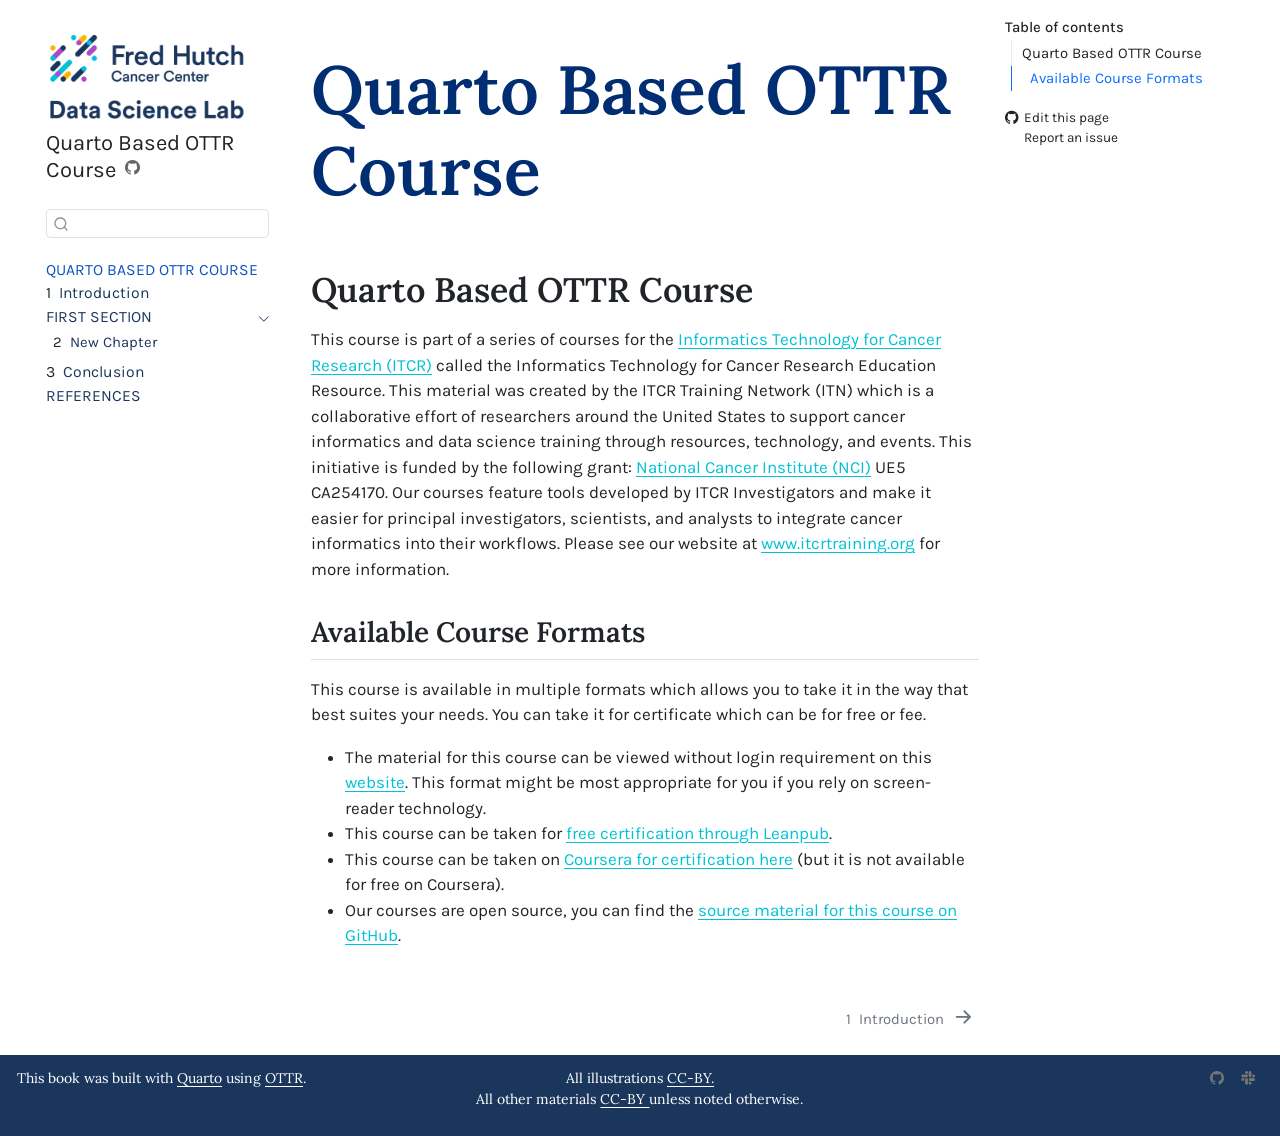
<file: docs/index.html>
<!DOCTYPE html>
<html xmlns="http://www.w3.org/1999/xhtml" lang="en" xml:lang="en"><head>

<meta charset="utf-8">
<meta name="generator" content="quarto-1.8.26">

<meta name="viewport" content="width=device-width, initial-scale=1.0, user-scalable=yes">


<title>Quarto Based OTTR Course</title>
<style>
code{white-space: pre-wrap;}
span.smallcaps{font-variant: small-caps;}
div.columns{display: flex; gap: min(4vw, 1.5em);}
div.column{flex: auto; overflow-x: auto;}
div.hanging-indent{margin-left: 1.5em; text-indent: -1.5em;}
ul.task-list{list-style: none;}
ul.task-list li input[type="checkbox"] {
  width: 0.8em;
  margin: 0 0.8em 0.2em -1em; /* quarto-specific, see https://github.com/quarto-dev/quarto-cli/issues/4556 */ 
  vertical-align: middle;
}
</style>


<script src="site_libs/quarto-nav/quarto-nav.js"></script>
<script src="site_libs/quarto-nav/headroom.min.js"></script>
<script src="site_libs/clipboard/clipboard.min.js"></script>
<script src="site_libs/quarto-search/autocomplete.umd.js"></script>
<script src="site_libs/quarto-search/fuse.min.js"></script>
<script src="site_libs/quarto-search/quarto-search.js"></script>
<meta name="quarto:offset" content="./">
<link href="./intro.html" rel="next">
<link href="./img/favicon.ico" rel="icon">
<script src="site_libs/quarto-html/quarto.js" type="module"></script>
<script src="site_libs/quarto-html/tabsets/tabsets.js" type="module"></script>
<script src="site_libs/quarto-html/axe/axe-check.js" type="module"></script>
<script src="site_libs/quarto-html/popper.min.js"></script>
<script src="site_libs/quarto-html/tippy.umd.min.js"></script>
<script src="site_libs/quarto-html/anchor.min.js"></script>
<link href="site_libs/quarto-html/tippy.css" rel="stylesheet">
<link href="site_libs/quarto-html/quarto-syntax-highlighting-587c61ba64f3a5504c4d52d930310e48.css" rel="stylesheet" id="quarto-text-highlighting-styles">
<script src="site_libs/bootstrap/bootstrap.min.js"></script>
<link href="site_libs/bootstrap/bootstrap-icons.css" rel="stylesheet">
<link href="site_libs/bootstrap/bootstrap-0679a9180334b13cdfeb5c0040436525.min.css" rel="stylesheet" append-hash="true" id="quarto-bootstrap" data-mode="light">
<script id="quarto-search-options" type="application/json">{
  "location": "sidebar",
  "copy-button": false,
  "collapse-after": 3,
  "panel-placement": "start",
  "type": "textbox",
  "limit": 50,
  "keyboard-shortcut": [
    "f",
    "/",
    "s"
  ],
  "show-item-context": false,
  "language": {
    "search-no-results-text": "No results",
    "search-matching-documents-text": "matching documents",
    "search-copy-link-title": "Copy link to search",
    "search-hide-matches-text": "Hide additional matches",
    "search-more-match-text": "more match in this document",
    "search-more-matches-text": "more matches in this document",
    "search-clear-button-title": "Clear",
    "search-text-placeholder": "",
    "search-detached-cancel-button-title": "Cancel",
    "search-submit-button-title": "Submit",
    "search-label": "Search"
  }
}</script>


<link rel="stylesheet" href="style.css">
</head>

<body class="nav-sidebar floating quarto-light">

<div id="quarto-search-results"></div>
  <header id="quarto-header" class="headroom fixed-top">
  <nav class="quarto-secondary-nav">
    <div class="container-fluid d-flex">
      <button type="button" class="quarto-btn-toggle btn" data-bs-toggle="collapse" role="button" data-bs-target=".quarto-sidebar-collapse-item" aria-controls="quarto-sidebar" aria-expanded="false" aria-label="Toggle sidebar navigation" onclick="if (window.quartoToggleHeadroom) { window.quartoToggleHeadroom(); }">
        <i class="bi bi-layout-text-sidebar-reverse"></i>
      </button>
        <a class="flex-grow-1 no-decor" role="navigation" data-bs-toggle="collapse" data-bs-target=".quarto-sidebar-collapse-item" aria-controls="quarto-sidebar" aria-expanded="false" aria-label="Toggle sidebar navigation" onclick="if (window.quartoToggleHeadroom) { window.quartoToggleHeadroom(); }">      
          <h1 class="quarto-secondary-nav-title">Quarto Based OTTR Course</h1>
        </a>     
      <button type="button" class="btn quarto-search-button" aria-label="Search" onclick="window.quartoOpenSearch();">
        <i class="bi bi-search"></i>
      </button>
    </div>
  </nav>
</header>
<!-- content -->
<div id="quarto-content" class="quarto-container page-columns page-rows-contents page-layout-article">
<!-- sidebar -->
  <nav id="quarto-sidebar" class="sidebar collapse collapse-horizontal quarto-sidebar-collapse-item sidebar-navigation floating overflow-auto">
    <div class="pt-lg-2 mt-2 text-left sidebar-header sidebar-header-stacked">
      <a href="https://ottrproject.org/" class="sidebar-logo-link">
      <img src="./img/logo.png" alt="" class="sidebar-logo light-content py-0 d-lg-inline d-none">
      <img src="./img/logo.png" alt="" class="sidebar-logo dark-content py-0 d-lg-inline d-none">
      </a>
    <div class="sidebar-title mb-0 py-0">
      <a href="./">Quarto Based OTTR Course</a> 
        <div class="sidebar-tools-main">
    <a href="https://github.com/ottrproject/OTTR_Quarto" title="Source Code" class="quarto-navigation-tool px-1" aria-label="Source Code"><i class="bi bi-github"></i></a>
</div>
    </div>
      </div>
        <div class="mt-2 flex-shrink-0 align-items-center">
        <div class="sidebar-search">
        <div id="quarto-search" class="" title="Search"></div>
        </div>
        </div>
    <div class="sidebar-menu-container"> 
    <ul class="list-unstyled mt-1">
        <li class="sidebar-item">
  <div class="sidebar-item-container"> 
  <a href="./index.html" class="sidebar-item-text sidebar-link active">
 <span class="menu-text">Quarto Based OTTR Course</span></a>
  </div>
</li>
        <li class="sidebar-item">
  <div class="sidebar-item-container"> 
  <a href="./intro.html" class="sidebar-item-text sidebar-link">
 <span class="menu-text"><span class="chapter-number">1</span>&nbsp; <span class="chapter-title">Introduction</span></span></a>
  </div>
</li>
        <li class="sidebar-item sidebar-item-section">
      <div class="sidebar-item-container"> 
            <a class="sidebar-item-text sidebar-link text-start" data-bs-toggle="collapse" data-bs-target="#quarto-sidebar-section-1" role="navigation" aria-expanded="true">
 <span class="menu-text">First Section</span></a>
          <a class="sidebar-item-toggle text-start" data-bs-toggle="collapse" data-bs-target="#quarto-sidebar-section-1" role="navigation" aria-expanded="true" aria-label="Toggle section">
            <i class="bi bi-chevron-right ms-2"></i>
          </a> 
      </div>
      <ul id="quarto-sidebar-section-1" class="collapse list-unstyled sidebar-section depth1 show">  
          <li class="sidebar-item">
  <div class="sidebar-item-container"> 
  <a href="./first-section-new-chapter.html" class="sidebar-item-text sidebar-link">
 <span class="menu-text"><span class="chapter-number">2</span>&nbsp; <span class="chapter-title">New Chapter</span></span></a>
  </div>
</li>
      </ul>
  </li>
        <li class="sidebar-item">
  <div class="sidebar-item-container"> 
  <a href="./conclusion.html" class="sidebar-item-text sidebar-link">
 <span class="menu-text"><span class="chapter-number">3</span>&nbsp; <span class="chapter-title">Conclusion</span></span></a>
  </div>
</li>
        <li class="sidebar-item">
  <div class="sidebar-item-container"> 
  <a href="./references.html" class="sidebar-item-text sidebar-link">
 <span class="menu-text">References</span></a>
  </div>
</li>
    </ul>
    </div>
</nav>
<div id="quarto-sidebar-glass" class="quarto-sidebar-collapse-item" data-bs-toggle="collapse" data-bs-target=".quarto-sidebar-collapse-item"></div>
<!-- margin-sidebar -->
    <div id="quarto-margin-sidebar" class="sidebar margin-sidebar">
        <nav id="TOC" role="doc-toc" class="toc-active">
    <h2 id="toc-title">Table of contents</h2>
   
  <ul>
  <li><a href="#quarto-based-ottr-course" id="toc-quarto-based-ottr-course" class="nav-link active" data-scroll-target="#quarto-based-ottr-course">Quarto Based OTTR Course</a>
  <ul class="collapse">
  <li><a href="#available-course-formats" id="toc-available-course-formats" class="nav-link" data-scroll-target="#available-course-formats">Available Course Formats</a></li>
  </ul></li>
  </ul>
<div class="toc-actions"><ul><li><a href="https://github.com/ottrproject/OTTR_Quarto/edit/main/index.qmd" class="toc-action"><i class="bi bi-github"></i>Edit this page</a></li><li><a href="https://docs.google.com/forms/d/e/1FAIpQLSfBvVELBg8lcynKj0TrzMlov1zil-Sbkh9VhMKRcSpeo1xo6g/viewform" class="toc-action"><i class="bi empty"></i>Report an issue</a></li></ul></div></nav>
    </div>
<!-- main -->
<main class="content" id="quarto-document-content">

<header id="title-block-header" class="quarto-title-block default">
<div class="quarto-title">
<h1 class="title d-none d-lg-block">Quarto Based OTTR Course</h1>
</div>



<div class="quarto-title-meta">

    
  
    
  </div>
  


</header>


<section id="quarto-based-ottr-course" class="level1 unnumbered">
<h1 class="unnumbered">Quarto Based OTTR Course</h1>
<p>This course is part of a series of courses for the <a href="https://itcr.cancer.gov/">Informatics Technology for Cancer Research (ITCR)</a> called the Informatics Technology for Cancer Research Education Resource. This material was created by the ITCR Training Network (ITN) which is a collaborative effort of researchers around the United States to support cancer informatics and data science training through resources, technology, and events. This initiative is funded by the following grant: <a href="https://www.cancer.gov/">National Cancer Institute (NCI)</a> UE5 CA254170. Our courses feature tools developed by ITCR Investigators and make it easier for principal investigators, scientists, and analysts to integrate cancer informatics into their workflows. Please see our website at <a href="www.itcrtraining.org">www.itcrtraining.org</a> for more information.</p>
<section id="available-course-formats" class="level2">
<h2 class="anchored" data-anchor-id="available-course-formats">Available Course Formats</h2>
<p>This course is available in multiple formats which allows you to take it in the way that best suites your needs. You can take it for certificate which can be for free or fee.</p>
<ul>
<li>The material for this course can be viewed without login requirement on this <a href="https://www.ottrproject.org/">website</a>. This format might be most appropriate for you if you rely on screen-reader technology.</li>
<li>This course can be taken for <a href="https://leanpub.com/">free certification through Leanpub</a>.</li>
<li>This course can be taken on <a href="https://www.coursera.org/">Coursera for certification here</a> (but it is not available for free on Coursera).</li>
<li>Our courses are open source, you can find the <a href="https://github.com/ottrproject/OTTR_Quarto">source material for this course on GitHub</a>.</li>
</ul>


</section>
</section>

</main> <!-- /main -->
<script id="quarto-html-after-body" type="application/javascript">
  window.document.addEventListener("DOMContentLoaded", function (event) {
    const icon = "";
    const anchorJS = new window.AnchorJS();
    anchorJS.options = {
      placement: 'right',
      icon: icon
    };
    anchorJS.add('.anchored');
    const isCodeAnnotation = (el) => {
      for (const clz of el.classList) {
        if (clz.startsWith('code-annotation-')) {                     
          return true;
        }
      }
      return false;
    }
    const onCopySuccess = function(e) {
      // button target
      const button = e.trigger;
      // don't keep focus
      button.blur();
      // flash "checked"
      button.classList.add('code-copy-button-checked');
      var currentTitle = button.getAttribute("title");
      button.setAttribute("title", "Copied!");
      let tooltip;
      if (window.bootstrap) {
        button.setAttribute("data-bs-toggle", "tooltip");
        button.setAttribute("data-bs-placement", "left");
        button.setAttribute("data-bs-title", "Copied!");
        tooltip = new bootstrap.Tooltip(button, 
          { trigger: "manual", 
            customClass: "code-copy-button-tooltip",
            offset: [0, -8]});
        tooltip.show();    
      }
      setTimeout(function() {
        if (tooltip) {
          tooltip.hide();
          button.removeAttribute("data-bs-title");
          button.removeAttribute("data-bs-toggle");
          button.removeAttribute("data-bs-placement");
        }
        button.setAttribute("title", currentTitle);
        button.classList.remove('code-copy-button-checked');
      }, 1000);
      // clear code selection
      e.clearSelection();
    }
    const getTextToCopy = function(trigger) {
      const outerScaffold = trigger.parentElement.cloneNode(true);
      const codeEl = outerScaffold.querySelector('code');
      for (const childEl of codeEl.children) {
        if (isCodeAnnotation(childEl)) {
          childEl.remove();
        }
      }
      return codeEl.innerText;
    }
    const clipboard = new window.ClipboardJS('.code-copy-button:not([data-in-quarto-modal])', {
      text: getTextToCopy
    });
    clipboard.on('success', onCopySuccess);
    if (window.document.getElementById('quarto-embedded-source-code-modal')) {
      const clipboardModal = new window.ClipboardJS('.code-copy-button[data-in-quarto-modal]', {
        text: getTextToCopy,
        container: window.document.getElementById('quarto-embedded-source-code-modal')
      });
      clipboardModal.on('success', onCopySuccess);
    }
      var localhostRegex = new RegExp(/^(?:http|https):\/\/localhost\:?[0-9]*\//);
      var mailtoRegex = new RegExp(/^mailto:/);
        var filterRegex = new RegExp('/' + window.location.host + '/');
      var isInternal = (href) => {
          return filterRegex.test(href) || localhostRegex.test(href) || mailtoRegex.test(href);
      }
      // Inspect non-navigation links and adorn them if external
     var links = window.document.querySelectorAll('a[href]:not(.nav-link):not(.navbar-brand):not(.toc-action):not(.sidebar-link):not(.sidebar-item-toggle):not(.pagination-link):not(.no-external):not([aria-hidden]):not(.dropdown-item):not(.quarto-navigation-tool):not(.about-link)');
      for (var i=0; i<links.length; i++) {
        const link = links[i];
        if (!isInternal(link.href)) {
          // undo the damage that might have been done by quarto-nav.js in the case of
          // links that we want to consider external
          if (link.dataset.originalHref !== undefined) {
            link.href = link.dataset.originalHref;
          }
            // target, if specified
            link.setAttribute("target", "_blank");
            if (link.getAttribute("rel") === null) {
              link.setAttribute("rel", "noopener");
            }
        }
      }
    function tippyHover(el, contentFn, onTriggerFn, onUntriggerFn) {
      const config = {
        allowHTML: true,
        maxWidth: 500,
        delay: 100,
        arrow: false,
        appendTo: function(el) {
            return el.parentElement;
        },
        interactive: true,
        interactiveBorder: 10,
        theme: 'quarto',
        placement: 'bottom-start',
      };
      if (contentFn) {
        config.content = contentFn;
      }
      if (onTriggerFn) {
        config.onTrigger = onTriggerFn;
      }
      if (onUntriggerFn) {
        config.onUntrigger = onUntriggerFn;
      }
      window.tippy(el, config); 
    }
    const noterefs = window.document.querySelectorAll('a[role="doc-noteref"]');
    for (var i=0; i<noterefs.length; i++) {
      const ref = noterefs[i];
      tippyHover(ref, function() {
        // use id or data attribute instead here
        let href = ref.getAttribute('data-footnote-href') || ref.getAttribute('href');
        try { href = new URL(href).hash; } catch {}
        const id = href.replace(/^#\/?/, "");
        const note = window.document.getElementById(id);
        if (note) {
          return note.innerHTML;
        } else {
          return "";
        }
      });
    }
    const xrefs = window.document.querySelectorAll('a.quarto-xref');
    const processXRef = (id, note) => {
      // Strip column container classes
      const stripColumnClz = (el) => {
        el.classList.remove("page-full", "page-columns");
        if (el.children) {
          for (const child of el.children) {
            stripColumnClz(child);
          }
        }
      }
      stripColumnClz(note)
      if (id === null || id.startsWith('sec-')) {
        // Special case sections, only their first couple elements
        const container = document.createElement("div");
        if (note.children && note.children.length > 2) {
          container.appendChild(note.children[0].cloneNode(true));
          for (let i = 1; i < note.children.length; i++) {
            const child = note.children[i];
            if (child.tagName === "P" && child.innerText === "") {
              continue;
            } else {
              container.appendChild(child.cloneNode(true));
              break;
            }
          }
          if (window.Quarto?.typesetMath) {
            window.Quarto.typesetMath(container);
          }
          return container.innerHTML
        } else {
          if (window.Quarto?.typesetMath) {
            window.Quarto.typesetMath(note);
          }
          return note.innerHTML;
        }
      } else {
        // Remove any anchor links if they are present
        const anchorLink = note.querySelector('a.anchorjs-link');
        if (anchorLink) {
          anchorLink.remove();
        }
        if (window.Quarto?.typesetMath) {
          window.Quarto.typesetMath(note);
        }
        if (note.classList.contains("callout")) {
          return note.outerHTML;
        } else {
          return note.innerHTML;
        }
      }
    }
    for (var i=0; i<xrefs.length; i++) {
      const xref = xrefs[i];
      tippyHover(xref, undefined, function(instance) {
        instance.disable();
        let url = xref.getAttribute('href');
        let hash = undefined; 
        if (url.startsWith('#')) {
          hash = url;
        } else {
          try { hash = new URL(url).hash; } catch {}
        }
        if (hash) {
          const id = hash.replace(/^#\/?/, "");
          const note = window.document.getElementById(id);
          if (note !== null) {
            try {
              const html = processXRef(id, note.cloneNode(true));
              instance.setContent(html);
            } finally {
              instance.enable();
              instance.show();
            }
          } else {
            // See if we can fetch this
            fetch(url.split('#')[0])
            .then(res => res.text())
            .then(html => {
              const parser = new DOMParser();
              const htmlDoc = parser.parseFromString(html, "text/html");
              const note = htmlDoc.getElementById(id);
              if (note !== null) {
                const html = processXRef(id, note);
                instance.setContent(html);
              } 
            }).finally(() => {
              instance.enable();
              instance.show();
            });
          }
        } else {
          // See if we can fetch a full url (with no hash to target)
          // This is a special case and we should probably do some content thinning / targeting
          fetch(url)
          .then(res => res.text())
          .then(html => {
            const parser = new DOMParser();
            const htmlDoc = parser.parseFromString(html, "text/html");
            const note = htmlDoc.querySelector('main.content');
            if (note !== null) {
              // This should only happen for chapter cross references
              // (since there is no id in the URL)
              // remove the first header
              if (note.children.length > 0 && note.children[0].tagName === "HEADER") {
                note.children[0].remove();
              }
              const html = processXRef(null, note);
              instance.setContent(html);
            } 
          }).finally(() => {
            instance.enable();
            instance.show();
          });
        }
      }, function(instance) {
      });
    }
        let selectedAnnoteEl;
        const selectorForAnnotation = ( cell, annotation) => {
          let cellAttr = 'data-code-cell="' + cell + '"';
          let lineAttr = 'data-code-annotation="' +  annotation + '"';
          const selector = 'span[' + cellAttr + '][' + lineAttr + ']';
          return selector;
        }
        const selectCodeLines = (annoteEl) => {
          const doc = window.document;
          const targetCell = annoteEl.getAttribute("data-target-cell");
          const targetAnnotation = annoteEl.getAttribute("data-target-annotation");
          const annoteSpan = window.document.querySelector(selectorForAnnotation(targetCell, targetAnnotation));
          const lines = annoteSpan.getAttribute("data-code-lines").split(",");
          const lineIds = lines.map((line) => {
            return targetCell + "-" + line;
          })
          let top = null;
          let height = null;
          let parent = null;
          if (lineIds.length > 0) {
              //compute the position of the single el (top and bottom and make a div)
              const el = window.document.getElementById(lineIds[0]);
              top = el.offsetTop;
              height = el.offsetHeight;
              parent = el.parentElement.parentElement;
            if (lineIds.length > 1) {
              const lastEl = window.document.getElementById(lineIds[lineIds.length - 1]);
              const bottom = lastEl.offsetTop + lastEl.offsetHeight;
              height = bottom - top;
            }
            if (top !== null && height !== null && parent !== null) {
              // cook up a div (if necessary) and position it 
              let div = window.document.getElementById("code-annotation-line-highlight");
              if (div === null) {
                div = window.document.createElement("div");
                div.setAttribute("id", "code-annotation-line-highlight");
                div.style.position = 'absolute';
                parent.appendChild(div);
              }
              div.style.top = top - 2 + "px";
              div.style.height = height + 4 + "px";
              div.style.left = 0;
              let gutterDiv = window.document.getElementById("code-annotation-line-highlight-gutter");
              if (gutterDiv === null) {
                gutterDiv = window.document.createElement("div");
                gutterDiv.setAttribute("id", "code-annotation-line-highlight-gutter");
                gutterDiv.style.position = 'absolute';
                const codeCell = window.document.getElementById(targetCell);
                const gutter = codeCell.querySelector('.code-annotation-gutter');
                gutter.appendChild(gutterDiv);
              }
              gutterDiv.style.top = top - 2 + "px";
              gutterDiv.style.height = height + 4 + "px";
            }
            selectedAnnoteEl = annoteEl;
          }
        };
        const unselectCodeLines = () => {
          const elementsIds = ["code-annotation-line-highlight", "code-annotation-line-highlight-gutter"];
          elementsIds.forEach((elId) => {
            const div = window.document.getElementById(elId);
            if (div) {
              div.remove();
            }
          });
          selectedAnnoteEl = undefined;
        };
          // Handle positioning of the toggle
      window.addEventListener(
        "resize",
        throttle(() => {
          elRect = undefined;
          if (selectedAnnoteEl) {
            selectCodeLines(selectedAnnoteEl);
          }
        }, 10)
      );
      function throttle(fn, ms) {
      let throttle = false;
      let timer;
        return (...args) => {
          if(!throttle) { // first call gets through
              fn.apply(this, args);
              throttle = true;
          } else { // all the others get throttled
              if(timer) clearTimeout(timer); // cancel #2
              timer = setTimeout(() => {
                fn.apply(this, args);
                timer = throttle = false;
              }, ms);
          }
        };
      }
        // Attach click handler to the DT
        const annoteDls = window.document.querySelectorAll('dt[data-target-cell]');
        for (const annoteDlNode of annoteDls) {
          annoteDlNode.addEventListener('click', (event) => {
            const clickedEl = event.target;
            if (clickedEl !== selectedAnnoteEl) {
              unselectCodeLines();
              const activeEl = window.document.querySelector('dt[data-target-cell].code-annotation-active');
              if (activeEl) {
                activeEl.classList.remove('code-annotation-active');
              }
              selectCodeLines(clickedEl);
              clickedEl.classList.add('code-annotation-active');
            } else {
              // Unselect the line
              unselectCodeLines();
              clickedEl.classList.remove('code-annotation-active');
            }
          });
        }
    const findCites = (el) => {
      const parentEl = el.parentElement;
      if (parentEl) {
        const cites = parentEl.dataset.cites;
        if (cites) {
          return {
            el,
            cites: cites.split(' ')
          };
        } else {
          return findCites(el.parentElement)
        }
      } else {
        return undefined;
      }
    };
    var bibliorefs = window.document.querySelectorAll('a[role="doc-biblioref"]');
    for (var i=0; i<bibliorefs.length; i++) {
      const ref = bibliorefs[i];
      const citeInfo = findCites(ref);
      if (citeInfo) {
        tippyHover(citeInfo.el, function() {
          var popup = window.document.createElement('div');
          citeInfo.cites.forEach(function(cite) {
            var citeDiv = window.document.createElement('div');
            citeDiv.classList.add('hanging-indent');
            citeDiv.classList.add('csl-entry');
            var biblioDiv = window.document.getElementById('ref-' + cite);
            if (biblioDiv) {
              citeDiv.innerHTML = biblioDiv.innerHTML;
            }
            popup.appendChild(citeDiv);
          });
          return popup.innerHTML;
        });
      }
    }
  });
  </script>
<nav class="page-navigation">
  <div class="nav-page nav-page-previous">
  </div>
  <div class="nav-page nav-page-next">
      <a href="./intro.html" class="pagination-link" aria-label="Introduction">
        <span class="nav-page-text"><span class="chapter-number">1</span>&nbsp; <span class="chapter-title">Introduction</span></span> <i class="bi bi-arrow-right-short"></i>
      </a>
  </div>
</nav>
</div> <!-- /content -->
<footer class="footer">
  <div class="nav-footer">
    <div class="nav-footer-left">
<p>This book was built with <a href="https://quarto.org/" style="color: #fff;">Quarto</a> using <a href="https://github.com/ottrproject/OTTR_Quarto" style="color: #fff;">OTTR</a>.</p>
</div>   
    <div class="nav-footer-center">
<p>All illustrations <a href="https://creativecommons.org/licenses/by/4.0/" style="color: #fff;">CC-BY. </a> <br> All other materials <a href="https://creativecommons.org/licenses/by/4.0/" style="color: #fff;"> CC-BY </a> unless noted otherwise.</p>
<div class="toc-actions d-sm-block d-md-none"><ul><li><a href="https://github.com/ottrproject/OTTR_Quarto/edit/main/index.qmd" class="toc-action"><i class="bi bi-github"></i>Edit this page</a></li><li><a href="https://docs.google.com/forms/d/e/1FAIpQLSfBvVELBg8lcynKj0TrzMlov1zil-Sbkh9VhMKRcSpeo1xo6g/viewform" class="toc-action"><i class="bi empty"></i>Report an issue</a></li></ul></div></div>
    <div class="nav-footer-right">
      <ul class="footer-items list-unstyled">
    <li class="nav-item compact">
    <a class="nav-link" href="https://github.com/">
      <i class="bi bi-github" role="img">
</i> 
    </a>
  </li>  
    <li class="nav-item compact">
    <a class="nav-link" href="https://fhdata.slack.com/join/signup#/domain-signup">
      <i class="bi bi-slack" role="img">
</i> 
    </a>
  </li>  
</ul>
    </div>
  </div>
</footer>




</body></html>
</file>
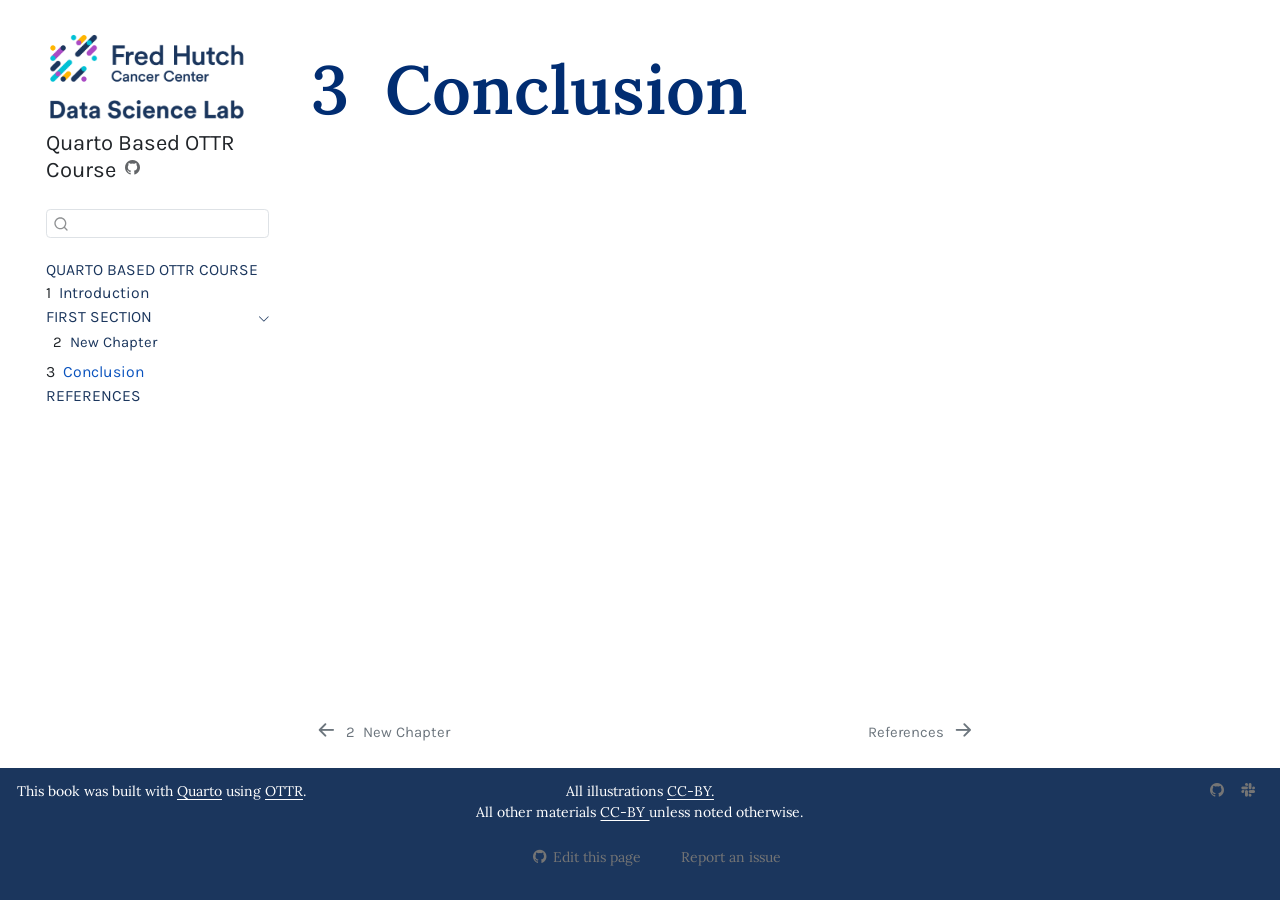
<file: docs/conclusion.html>
<!DOCTYPE html>
<html xmlns="http://www.w3.org/1999/xhtml" lang="en" xml:lang="en"><head>

<meta charset="utf-8">
<meta name="generator" content="quarto-1.8.26">

<meta name="viewport" content="width=device-width, initial-scale=1.0, user-scalable=yes">


<title>3&nbsp; Conclusion – Quarto Based OTTR Course</title>
<style>
code{white-space: pre-wrap;}
span.smallcaps{font-variant: small-caps;}
div.columns{display: flex; gap: min(4vw, 1.5em);}
div.column{flex: auto; overflow-x: auto;}
div.hanging-indent{margin-left: 1.5em; text-indent: -1.5em;}
ul.task-list{list-style: none;}
ul.task-list li input[type="checkbox"] {
  width: 0.8em;
  margin: 0 0.8em 0.2em -1em; /* quarto-specific, see https://github.com/quarto-dev/quarto-cli/issues/4556 */ 
  vertical-align: middle;
}
</style>


<script src="site_libs/quarto-nav/quarto-nav.js"></script>
<script src="site_libs/quarto-nav/headroom.min.js"></script>
<script src="site_libs/clipboard/clipboard.min.js"></script>
<script src="site_libs/quarto-search/autocomplete.umd.js"></script>
<script src="site_libs/quarto-search/fuse.min.js"></script>
<script src="site_libs/quarto-search/quarto-search.js"></script>
<meta name="quarto:offset" content="./">
<link href="./references.html" rel="next">
<link href="./first-section-new-chapter.html" rel="prev">
<link href="./img/favicon.ico" rel="icon">
<script src="site_libs/quarto-html/quarto.js" type="module"></script>
<script src="site_libs/quarto-html/tabsets/tabsets.js" type="module"></script>
<script src="site_libs/quarto-html/axe/axe-check.js" type="module"></script>
<script src="site_libs/quarto-html/popper.min.js"></script>
<script src="site_libs/quarto-html/tippy.umd.min.js"></script>
<script src="site_libs/quarto-html/anchor.min.js"></script>
<link href="site_libs/quarto-html/tippy.css" rel="stylesheet">
<link href="site_libs/quarto-html/quarto-syntax-highlighting-587c61ba64f3a5504c4d52d930310e48.css" rel="stylesheet" id="quarto-text-highlighting-styles">
<script src="site_libs/bootstrap/bootstrap.min.js"></script>
<link href="site_libs/bootstrap/bootstrap-icons.css" rel="stylesheet">
<link href="site_libs/bootstrap/bootstrap-0679a9180334b13cdfeb5c0040436525.min.css" rel="stylesheet" append-hash="true" id="quarto-bootstrap" data-mode="light">
<script id="quarto-search-options" type="application/json">{
  "location": "sidebar",
  "copy-button": false,
  "collapse-after": 3,
  "panel-placement": "start",
  "type": "textbox",
  "limit": 50,
  "keyboard-shortcut": [
    "f",
    "/",
    "s"
  ],
  "show-item-context": false,
  "language": {
    "search-no-results-text": "No results",
    "search-matching-documents-text": "matching documents",
    "search-copy-link-title": "Copy link to search",
    "search-hide-matches-text": "Hide additional matches",
    "search-more-match-text": "more match in this document",
    "search-more-matches-text": "more matches in this document",
    "search-clear-button-title": "Clear",
    "search-text-placeholder": "",
    "search-detached-cancel-button-title": "Cancel",
    "search-submit-button-title": "Submit",
    "search-label": "Search"
  }
}</script>


<link rel="stylesheet" href="style.css">
</head>

<body class="nav-sidebar floating quarto-light">

<div id="quarto-search-results"></div>
  <header id="quarto-header" class="headroom fixed-top">
  <nav class="quarto-secondary-nav">
    <div class="container-fluid d-flex">
      <button type="button" class="quarto-btn-toggle btn" data-bs-toggle="collapse" role="button" data-bs-target=".quarto-sidebar-collapse-item" aria-controls="quarto-sidebar" aria-expanded="false" aria-label="Toggle sidebar navigation" onclick="if (window.quartoToggleHeadroom) { window.quartoToggleHeadroom(); }">
        <i class="bi bi-layout-text-sidebar-reverse"></i>
      </button>
        <a class="flex-grow-1 no-decor" role="navigation" data-bs-toggle="collapse" data-bs-target=".quarto-sidebar-collapse-item" aria-controls="quarto-sidebar" aria-expanded="false" aria-label="Toggle sidebar navigation" onclick="if (window.quartoToggleHeadroom) { window.quartoToggleHeadroom(); }">      
          <h1 class="quarto-secondary-nav-title"><span class="chapter-number">3</span>&nbsp; <span class="chapter-title">Conclusion</span></h1>
        </a>     
      <button type="button" class="btn quarto-search-button" aria-label="Search" onclick="window.quartoOpenSearch();">
        <i class="bi bi-search"></i>
      </button>
    </div>
  </nav>
</header>
<!-- content -->
<div id="quarto-content" class="quarto-container page-columns page-rows-contents page-layout-article">
<!-- sidebar -->
  <nav id="quarto-sidebar" class="sidebar collapse collapse-horizontal quarto-sidebar-collapse-item sidebar-navigation floating overflow-auto">
    <div class="pt-lg-2 mt-2 text-left sidebar-header sidebar-header-stacked">
      <a href="https://ottrproject.org/" class="sidebar-logo-link">
      <img src="./img/logo.png" alt="" class="sidebar-logo light-content py-0 d-lg-inline d-none">
      <img src="./img/logo.png" alt="" class="sidebar-logo dark-content py-0 d-lg-inline d-none">
      </a>
    <div class="sidebar-title mb-0 py-0">
      <a href="./">Quarto Based OTTR Course</a> 
        <div class="sidebar-tools-main">
    <a href="https://github.com/ottrproject/OTTR_Quarto" title="Source Code" class="quarto-navigation-tool px-1" aria-label="Source Code"><i class="bi bi-github"></i></a>
</div>
    </div>
      </div>
        <div class="mt-2 flex-shrink-0 align-items-center">
        <div class="sidebar-search">
        <div id="quarto-search" class="" title="Search"></div>
        </div>
        </div>
    <div class="sidebar-menu-container"> 
    <ul class="list-unstyled mt-1">
        <li class="sidebar-item">
  <div class="sidebar-item-container"> 
  <a href="./index.html" class="sidebar-item-text sidebar-link">
 <span class="menu-text">Quarto Based OTTR Course</span></a>
  </div>
</li>
        <li class="sidebar-item">
  <div class="sidebar-item-container"> 
  <a href="./intro.html" class="sidebar-item-text sidebar-link">
 <span class="menu-text"><span class="chapter-number">1</span>&nbsp; <span class="chapter-title">Introduction</span></span></a>
  </div>
</li>
        <li class="sidebar-item sidebar-item-section">
      <div class="sidebar-item-container"> 
            <a class="sidebar-item-text sidebar-link text-start" data-bs-toggle="collapse" data-bs-target="#quarto-sidebar-section-1" role="navigation" aria-expanded="true">
 <span class="menu-text">First Section</span></a>
          <a class="sidebar-item-toggle text-start" data-bs-toggle="collapse" data-bs-target="#quarto-sidebar-section-1" role="navigation" aria-expanded="true" aria-label="Toggle section">
            <i class="bi bi-chevron-right ms-2"></i>
          </a> 
      </div>
      <ul id="quarto-sidebar-section-1" class="collapse list-unstyled sidebar-section depth1 show">  
          <li class="sidebar-item">
  <div class="sidebar-item-container"> 
  <a href="./first-section-new-chapter.html" class="sidebar-item-text sidebar-link">
 <span class="menu-text"><span class="chapter-number">2</span>&nbsp; <span class="chapter-title">New Chapter</span></span></a>
  </div>
</li>
      </ul>
  </li>
        <li class="sidebar-item">
  <div class="sidebar-item-container"> 
  <a href="./conclusion.html" class="sidebar-item-text sidebar-link active">
 <span class="menu-text"><span class="chapter-number">3</span>&nbsp; <span class="chapter-title">Conclusion</span></span></a>
  </div>
</li>
        <li class="sidebar-item">
  <div class="sidebar-item-container"> 
  <a href="./references.html" class="sidebar-item-text sidebar-link">
 <span class="menu-text">References</span></a>
  </div>
</li>
    </ul>
    </div>
</nav>
<div id="quarto-sidebar-glass" class="quarto-sidebar-collapse-item" data-bs-toggle="collapse" data-bs-target=".quarto-sidebar-collapse-item"></div>
<!-- margin-sidebar -->
    <div id="quarto-margin-sidebar" class="sidebar margin-sidebar zindex-bottom">
        
    </div>
<!-- main -->
<main class="content" id="quarto-document-content">

<header id="title-block-header" class="quarto-title-block default">
<div class="quarto-title">
<h1 class="title d-none d-lg-block"><span class="chapter-number">3</span>&nbsp; <span class="chapter-title">Conclusion</span></h1>
</div>



<div class="quarto-title-meta">

    
  
    
  </div>
  


</header>





</main> <!-- /main -->
<script id="quarto-html-after-body" type="application/javascript">
  window.document.addEventListener("DOMContentLoaded", function (event) {
    const icon = "";
    const anchorJS = new window.AnchorJS();
    anchorJS.options = {
      placement: 'right',
      icon: icon
    };
    anchorJS.add('.anchored');
    const isCodeAnnotation = (el) => {
      for (const clz of el.classList) {
        if (clz.startsWith('code-annotation-')) {                     
          return true;
        }
      }
      return false;
    }
    const onCopySuccess = function(e) {
      // button target
      const button = e.trigger;
      // don't keep focus
      button.blur();
      // flash "checked"
      button.classList.add('code-copy-button-checked');
      var currentTitle = button.getAttribute("title");
      button.setAttribute("title", "Copied!");
      let tooltip;
      if (window.bootstrap) {
        button.setAttribute("data-bs-toggle", "tooltip");
        button.setAttribute("data-bs-placement", "left");
        button.setAttribute("data-bs-title", "Copied!");
        tooltip = new bootstrap.Tooltip(button, 
          { trigger: "manual", 
            customClass: "code-copy-button-tooltip",
            offset: [0, -8]});
        tooltip.show();    
      }
      setTimeout(function() {
        if (tooltip) {
          tooltip.hide();
          button.removeAttribute("data-bs-title");
          button.removeAttribute("data-bs-toggle");
          button.removeAttribute("data-bs-placement");
        }
        button.setAttribute("title", currentTitle);
        button.classList.remove('code-copy-button-checked');
      }, 1000);
      // clear code selection
      e.clearSelection();
    }
    const getTextToCopy = function(trigger) {
      const outerScaffold = trigger.parentElement.cloneNode(true);
      const codeEl = outerScaffold.querySelector('code');
      for (const childEl of codeEl.children) {
        if (isCodeAnnotation(childEl)) {
          childEl.remove();
        }
      }
      return codeEl.innerText;
    }
    const clipboard = new window.ClipboardJS('.code-copy-button:not([data-in-quarto-modal])', {
      text: getTextToCopy
    });
    clipboard.on('success', onCopySuccess);
    if (window.document.getElementById('quarto-embedded-source-code-modal')) {
      const clipboardModal = new window.ClipboardJS('.code-copy-button[data-in-quarto-modal]', {
        text: getTextToCopy,
        container: window.document.getElementById('quarto-embedded-source-code-modal')
      });
      clipboardModal.on('success', onCopySuccess);
    }
      var localhostRegex = new RegExp(/^(?:http|https):\/\/localhost\:?[0-9]*\//);
      var mailtoRegex = new RegExp(/^mailto:/);
        var filterRegex = new RegExp('/' + window.location.host + '/');
      var isInternal = (href) => {
          return filterRegex.test(href) || localhostRegex.test(href) || mailtoRegex.test(href);
      }
      // Inspect non-navigation links and adorn them if external
     var links = window.document.querySelectorAll('a[href]:not(.nav-link):not(.navbar-brand):not(.toc-action):not(.sidebar-link):not(.sidebar-item-toggle):not(.pagination-link):not(.no-external):not([aria-hidden]):not(.dropdown-item):not(.quarto-navigation-tool):not(.about-link)');
      for (var i=0; i<links.length; i++) {
        const link = links[i];
        if (!isInternal(link.href)) {
          // undo the damage that might have been done by quarto-nav.js in the case of
          // links that we want to consider external
          if (link.dataset.originalHref !== undefined) {
            link.href = link.dataset.originalHref;
          }
            // target, if specified
            link.setAttribute("target", "_blank");
            if (link.getAttribute("rel") === null) {
              link.setAttribute("rel", "noopener");
            }
        }
      }
    function tippyHover(el, contentFn, onTriggerFn, onUntriggerFn) {
      const config = {
        allowHTML: true,
        maxWidth: 500,
        delay: 100,
        arrow: false,
        appendTo: function(el) {
            return el.parentElement;
        },
        interactive: true,
        interactiveBorder: 10,
        theme: 'quarto',
        placement: 'bottom-start',
      };
      if (contentFn) {
        config.content = contentFn;
      }
      if (onTriggerFn) {
        config.onTrigger = onTriggerFn;
      }
      if (onUntriggerFn) {
        config.onUntrigger = onUntriggerFn;
      }
      window.tippy(el, config); 
    }
    const noterefs = window.document.querySelectorAll('a[role="doc-noteref"]');
    for (var i=0; i<noterefs.length; i++) {
      const ref = noterefs[i];
      tippyHover(ref, function() {
        // use id or data attribute instead here
        let href = ref.getAttribute('data-footnote-href') || ref.getAttribute('href');
        try { href = new URL(href).hash; } catch {}
        const id = href.replace(/^#\/?/, "");
        const note = window.document.getElementById(id);
        if (note) {
          return note.innerHTML;
        } else {
          return "";
        }
      });
    }
    const xrefs = window.document.querySelectorAll('a.quarto-xref');
    const processXRef = (id, note) => {
      // Strip column container classes
      const stripColumnClz = (el) => {
        el.classList.remove("page-full", "page-columns");
        if (el.children) {
          for (const child of el.children) {
            stripColumnClz(child);
          }
        }
      }
      stripColumnClz(note)
      if (id === null || id.startsWith('sec-')) {
        // Special case sections, only their first couple elements
        const container = document.createElement("div");
        if (note.children && note.children.length > 2) {
          container.appendChild(note.children[0].cloneNode(true));
          for (let i = 1; i < note.children.length; i++) {
            const child = note.children[i];
            if (child.tagName === "P" && child.innerText === "") {
              continue;
            } else {
              container.appendChild(child.cloneNode(true));
              break;
            }
          }
          if (window.Quarto?.typesetMath) {
            window.Quarto.typesetMath(container);
          }
          return container.innerHTML
        } else {
          if (window.Quarto?.typesetMath) {
            window.Quarto.typesetMath(note);
          }
          return note.innerHTML;
        }
      } else {
        // Remove any anchor links if they are present
        const anchorLink = note.querySelector('a.anchorjs-link');
        if (anchorLink) {
          anchorLink.remove();
        }
        if (window.Quarto?.typesetMath) {
          window.Quarto.typesetMath(note);
        }
        if (note.classList.contains("callout")) {
          return note.outerHTML;
        } else {
          return note.innerHTML;
        }
      }
    }
    for (var i=0; i<xrefs.length; i++) {
      const xref = xrefs[i];
      tippyHover(xref, undefined, function(instance) {
        instance.disable();
        let url = xref.getAttribute('href');
        let hash = undefined; 
        if (url.startsWith('#')) {
          hash = url;
        } else {
          try { hash = new URL(url).hash; } catch {}
        }
        if (hash) {
          const id = hash.replace(/^#\/?/, "");
          const note = window.document.getElementById(id);
          if (note !== null) {
            try {
              const html = processXRef(id, note.cloneNode(true));
              instance.setContent(html);
            } finally {
              instance.enable();
              instance.show();
            }
          } else {
            // See if we can fetch this
            fetch(url.split('#')[0])
            .then(res => res.text())
            .then(html => {
              const parser = new DOMParser();
              const htmlDoc = parser.parseFromString(html, "text/html");
              const note = htmlDoc.getElementById(id);
              if (note !== null) {
                const html = processXRef(id, note);
                instance.setContent(html);
              } 
            }).finally(() => {
              instance.enable();
              instance.show();
            });
          }
        } else {
          // See if we can fetch a full url (with no hash to target)
          // This is a special case and we should probably do some content thinning / targeting
          fetch(url)
          .then(res => res.text())
          .then(html => {
            const parser = new DOMParser();
            const htmlDoc = parser.parseFromString(html, "text/html");
            const note = htmlDoc.querySelector('main.content');
            if (note !== null) {
              // This should only happen for chapter cross references
              // (since there is no id in the URL)
              // remove the first header
              if (note.children.length > 0 && note.children[0].tagName === "HEADER") {
                note.children[0].remove();
              }
              const html = processXRef(null, note);
              instance.setContent(html);
            } 
          }).finally(() => {
            instance.enable();
            instance.show();
          });
        }
      }, function(instance) {
      });
    }
        let selectedAnnoteEl;
        const selectorForAnnotation = ( cell, annotation) => {
          let cellAttr = 'data-code-cell="' + cell + '"';
          let lineAttr = 'data-code-annotation="' +  annotation + '"';
          const selector = 'span[' + cellAttr + '][' + lineAttr + ']';
          return selector;
        }
        const selectCodeLines = (annoteEl) => {
          const doc = window.document;
          const targetCell = annoteEl.getAttribute("data-target-cell");
          const targetAnnotation = annoteEl.getAttribute("data-target-annotation");
          const annoteSpan = window.document.querySelector(selectorForAnnotation(targetCell, targetAnnotation));
          const lines = annoteSpan.getAttribute("data-code-lines").split(",");
          const lineIds = lines.map((line) => {
            return targetCell + "-" + line;
          })
          let top = null;
          let height = null;
          let parent = null;
          if (lineIds.length > 0) {
              //compute the position of the single el (top and bottom and make a div)
              const el = window.document.getElementById(lineIds[0]);
              top = el.offsetTop;
              height = el.offsetHeight;
              parent = el.parentElement.parentElement;
            if (lineIds.length > 1) {
              const lastEl = window.document.getElementById(lineIds[lineIds.length - 1]);
              const bottom = lastEl.offsetTop + lastEl.offsetHeight;
              height = bottom - top;
            }
            if (top !== null && height !== null && parent !== null) {
              // cook up a div (if necessary) and position it 
              let div = window.document.getElementById("code-annotation-line-highlight");
              if (div === null) {
                div = window.document.createElement("div");
                div.setAttribute("id", "code-annotation-line-highlight");
                div.style.position = 'absolute';
                parent.appendChild(div);
              }
              div.style.top = top - 2 + "px";
              div.style.height = height + 4 + "px";
              div.style.left = 0;
              let gutterDiv = window.document.getElementById("code-annotation-line-highlight-gutter");
              if (gutterDiv === null) {
                gutterDiv = window.document.createElement("div");
                gutterDiv.setAttribute("id", "code-annotation-line-highlight-gutter");
                gutterDiv.style.position = 'absolute';
                const codeCell = window.document.getElementById(targetCell);
                const gutter = codeCell.querySelector('.code-annotation-gutter');
                gutter.appendChild(gutterDiv);
              }
              gutterDiv.style.top = top - 2 + "px";
              gutterDiv.style.height = height + 4 + "px";
            }
            selectedAnnoteEl = annoteEl;
          }
        };
        const unselectCodeLines = () => {
          const elementsIds = ["code-annotation-line-highlight", "code-annotation-line-highlight-gutter"];
          elementsIds.forEach((elId) => {
            const div = window.document.getElementById(elId);
            if (div) {
              div.remove();
            }
          });
          selectedAnnoteEl = undefined;
        };
          // Handle positioning of the toggle
      window.addEventListener(
        "resize",
        throttle(() => {
          elRect = undefined;
          if (selectedAnnoteEl) {
            selectCodeLines(selectedAnnoteEl);
          }
        }, 10)
      );
      function throttle(fn, ms) {
      let throttle = false;
      let timer;
        return (...args) => {
          if(!throttle) { // first call gets through
              fn.apply(this, args);
              throttle = true;
          } else { // all the others get throttled
              if(timer) clearTimeout(timer); // cancel #2
              timer = setTimeout(() => {
                fn.apply(this, args);
                timer = throttle = false;
              }, ms);
          }
        };
      }
        // Attach click handler to the DT
        const annoteDls = window.document.querySelectorAll('dt[data-target-cell]');
        for (const annoteDlNode of annoteDls) {
          annoteDlNode.addEventListener('click', (event) => {
            const clickedEl = event.target;
            if (clickedEl !== selectedAnnoteEl) {
              unselectCodeLines();
              const activeEl = window.document.querySelector('dt[data-target-cell].code-annotation-active');
              if (activeEl) {
                activeEl.classList.remove('code-annotation-active');
              }
              selectCodeLines(clickedEl);
              clickedEl.classList.add('code-annotation-active');
            } else {
              // Unselect the line
              unselectCodeLines();
              clickedEl.classList.remove('code-annotation-active');
            }
          });
        }
    const findCites = (el) => {
      const parentEl = el.parentElement;
      if (parentEl) {
        const cites = parentEl.dataset.cites;
        if (cites) {
          return {
            el,
            cites: cites.split(' ')
          };
        } else {
          return findCites(el.parentElement)
        }
      } else {
        return undefined;
      }
    };
    var bibliorefs = window.document.querySelectorAll('a[role="doc-biblioref"]');
    for (var i=0; i<bibliorefs.length; i++) {
      const ref = bibliorefs[i];
      const citeInfo = findCites(ref);
      if (citeInfo) {
        tippyHover(citeInfo.el, function() {
          var popup = window.document.createElement('div');
          citeInfo.cites.forEach(function(cite) {
            var citeDiv = window.document.createElement('div');
            citeDiv.classList.add('hanging-indent');
            citeDiv.classList.add('csl-entry');
            var biblioDiv = window.document.getElementById('ref-' + cite);
            if (biblioDiv) {
              citeDiv.innerHTML = biblioDiv.innerHTML;
            }
            popup.appendChild(citeDiv);
          });
          return popup.innerHTML;
        });
      }
    }
  });
  </script>
<nav class="page-navigation">
  <div class="nav-page nav-page-previous">
      <a href="./first-section-new-chapter.html" class="pagination-link" aria-label="New Chapter">
        <i class="bi bi-arrow-left-short"></i> <span class="nav-page-text"><span class="chapter-number">2</span>&nbsp; <span class="chapter-title">New Chapter</span></span>
      </a>          
  </div>
  <div class="nav-page nav-page-next">
      <a href="./references.html" class="pagination-link" aria-label="References">
        <span class="nav-page-text">References</span> <i class="bi bi-arrow-right-short"></i>
      </a>
  </div>
</nav>
</div> <!-- /content -->
<footer class="footer">
  <div class="nav-footer">
    <div class="nav-footer-left">
<p>This book was built with <a href="https://quarto.org/" style="color: #fff;">Quarto</a> using <a href="https://github.com/ottrproject/OTTR_Quarto" style="color: #fff;">OTTR</a>.</p>
</div>   
    <div class="nav-footer-center">
<p>All illustrations <a href="https://creativecommons.org/licenses/by/4.0/" style="color: #fff;">CC-BY. </a> <br> All other materials <a href="https://creativecommons.org/licenses/by/4.0/" style="color: #fff;"> CC-BY </a> unless noted otherwise.</p>
<div class="toc-actions"><ul><li><a href="https://github.com/ottrproject/OTTR_Quarto/edit/main/conclusion.qmd" class="toc-action"><i class="bi bi-github"></i>Edit this page</a></li><li><a href="https://docs.google.com/forms/d/e/1FAIpQLSfBvVELBg8lcynKj0TrzMlov1zil-Sbkh9VhMKRcSpeo1xo6g/viewform" class="toc-action"><i class="bi empty"></i>Report an issue</a></li></ul></div></div>
    <div class="nav-footer-right">
      <ul class="footer-items list-unstyled">
    <li class="nav-item compact">
    <a class="nav-link" href="https://github.com/">
      <i class="bi bi-github" role="img">
</i> 
    </a>
  </li>  
    <li class="nav-item compact">
    <a class="nav-link" href="https://fhdata.slack.com/join/signup#/domain-signup">
      <i class="bi bi-slack" role="img">
</i> 
    </a>
  </li>  
</ul>
    </div>
  </div>
</footer>




</body></html>
</file>
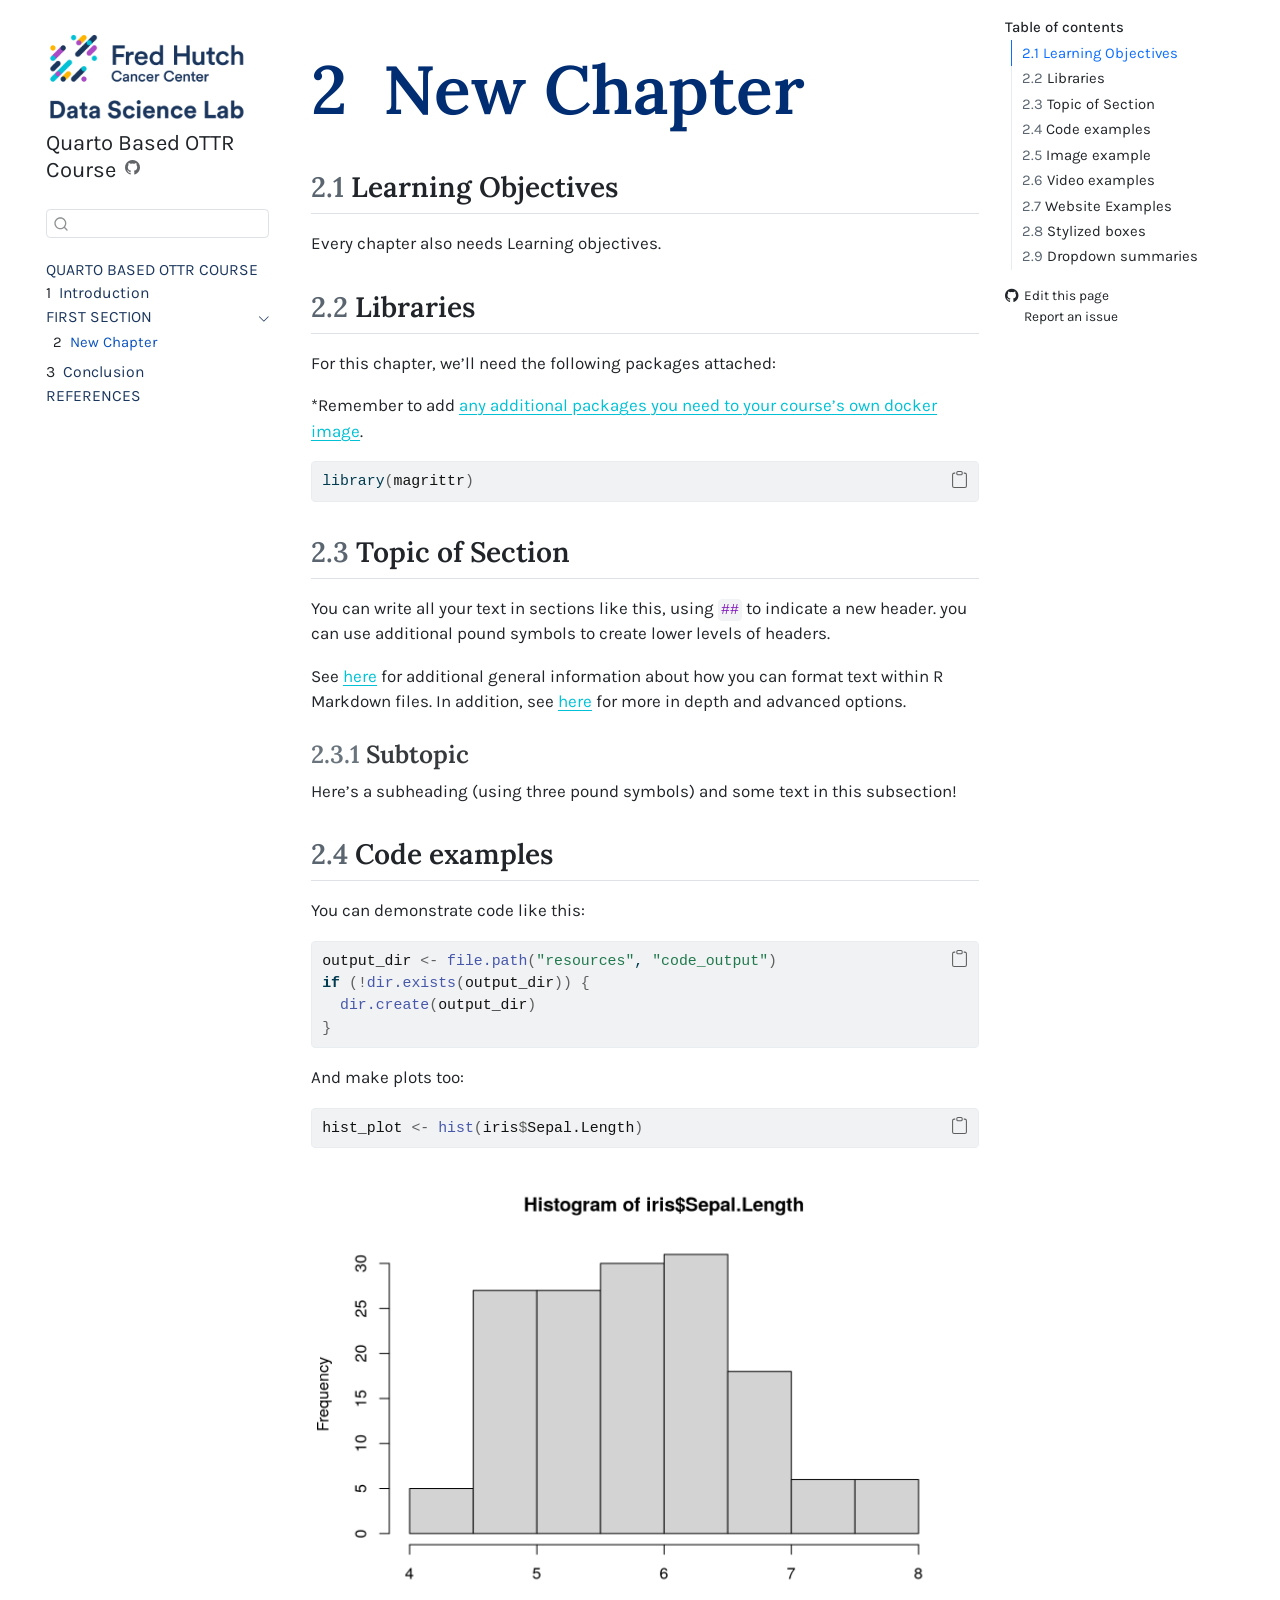
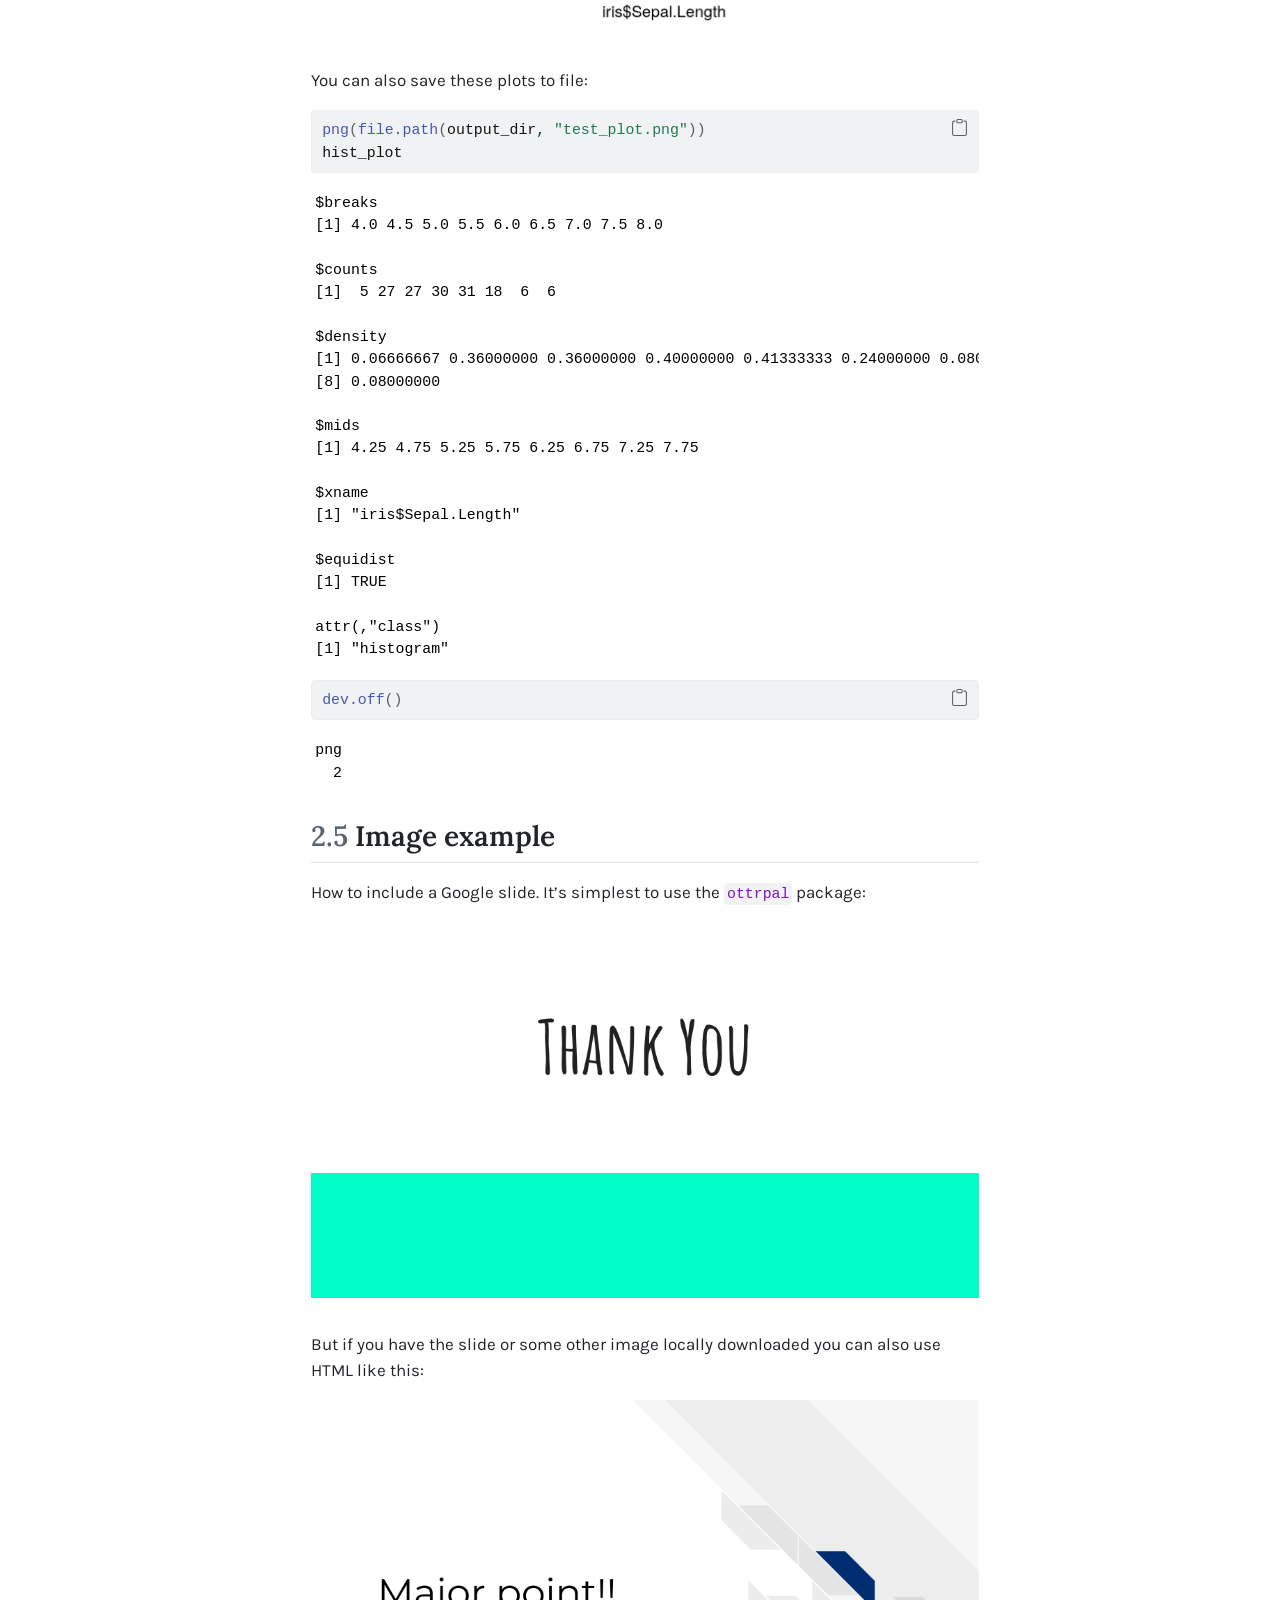
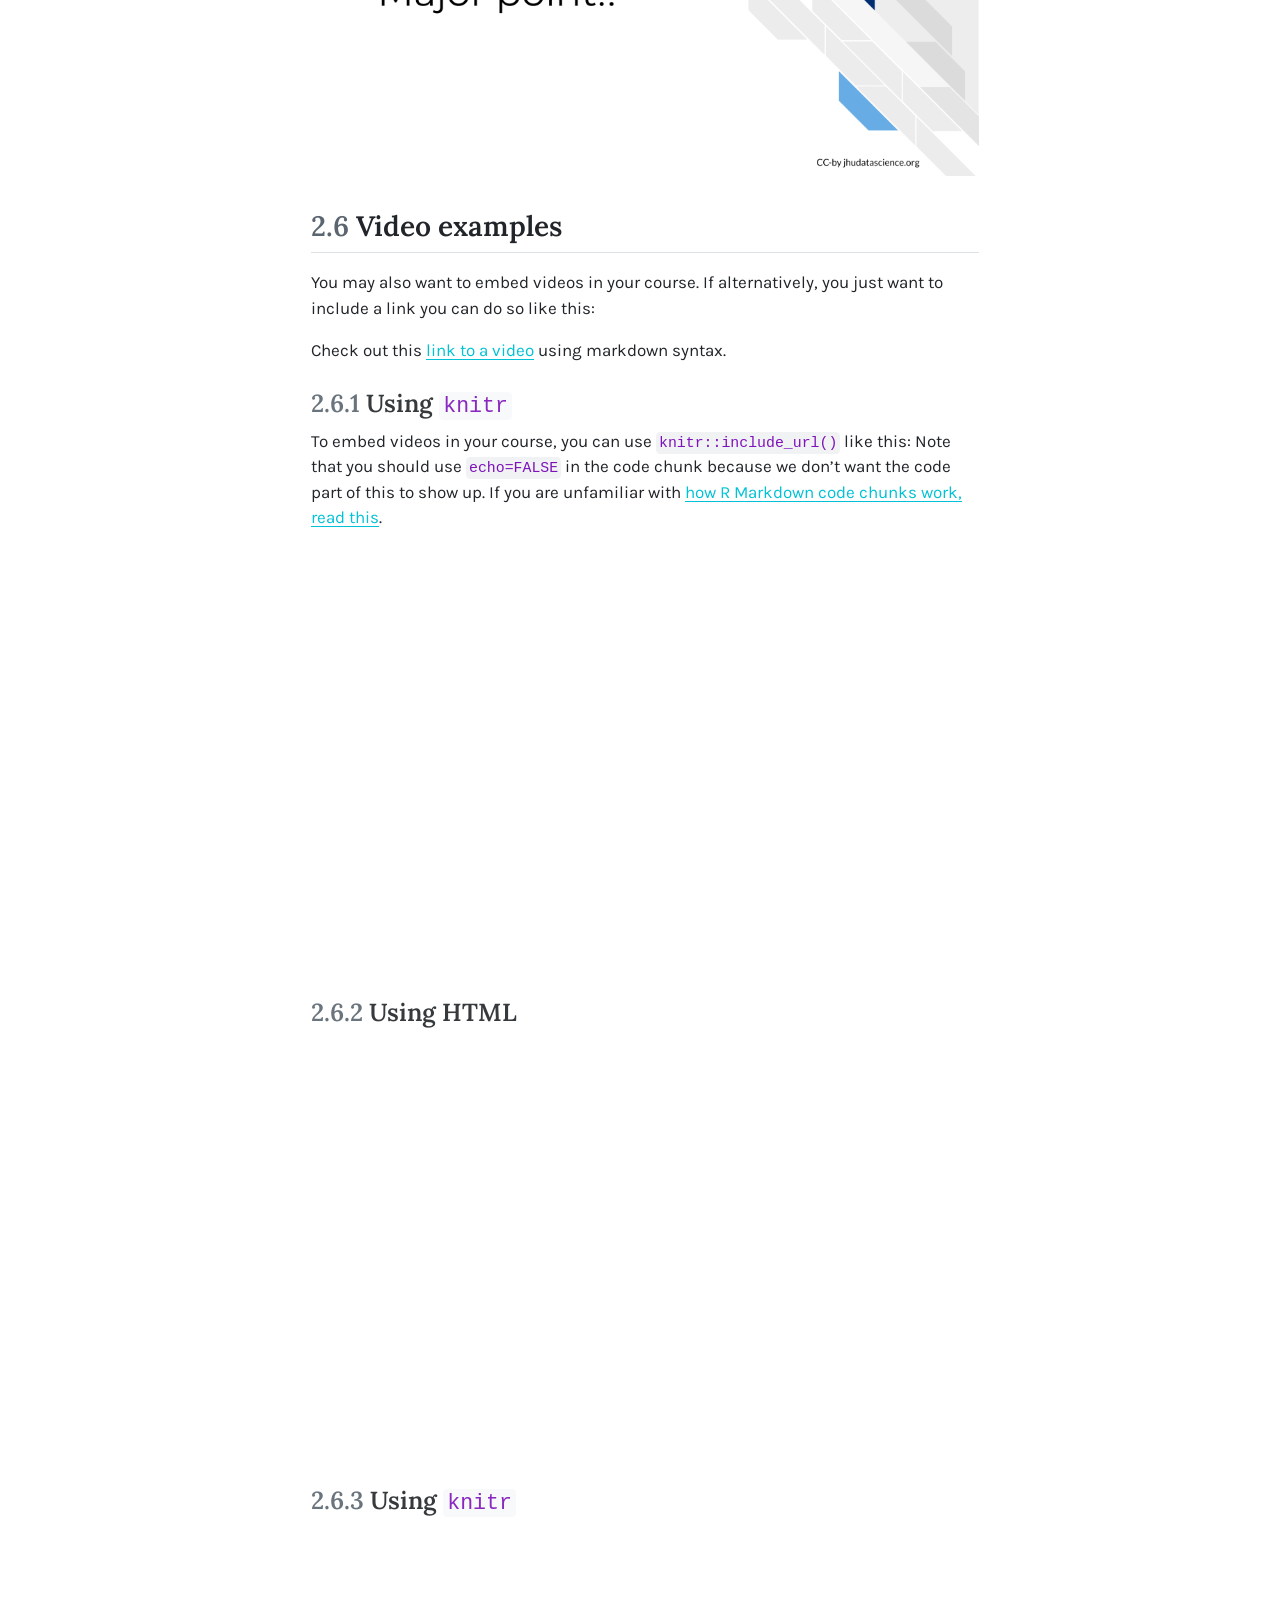
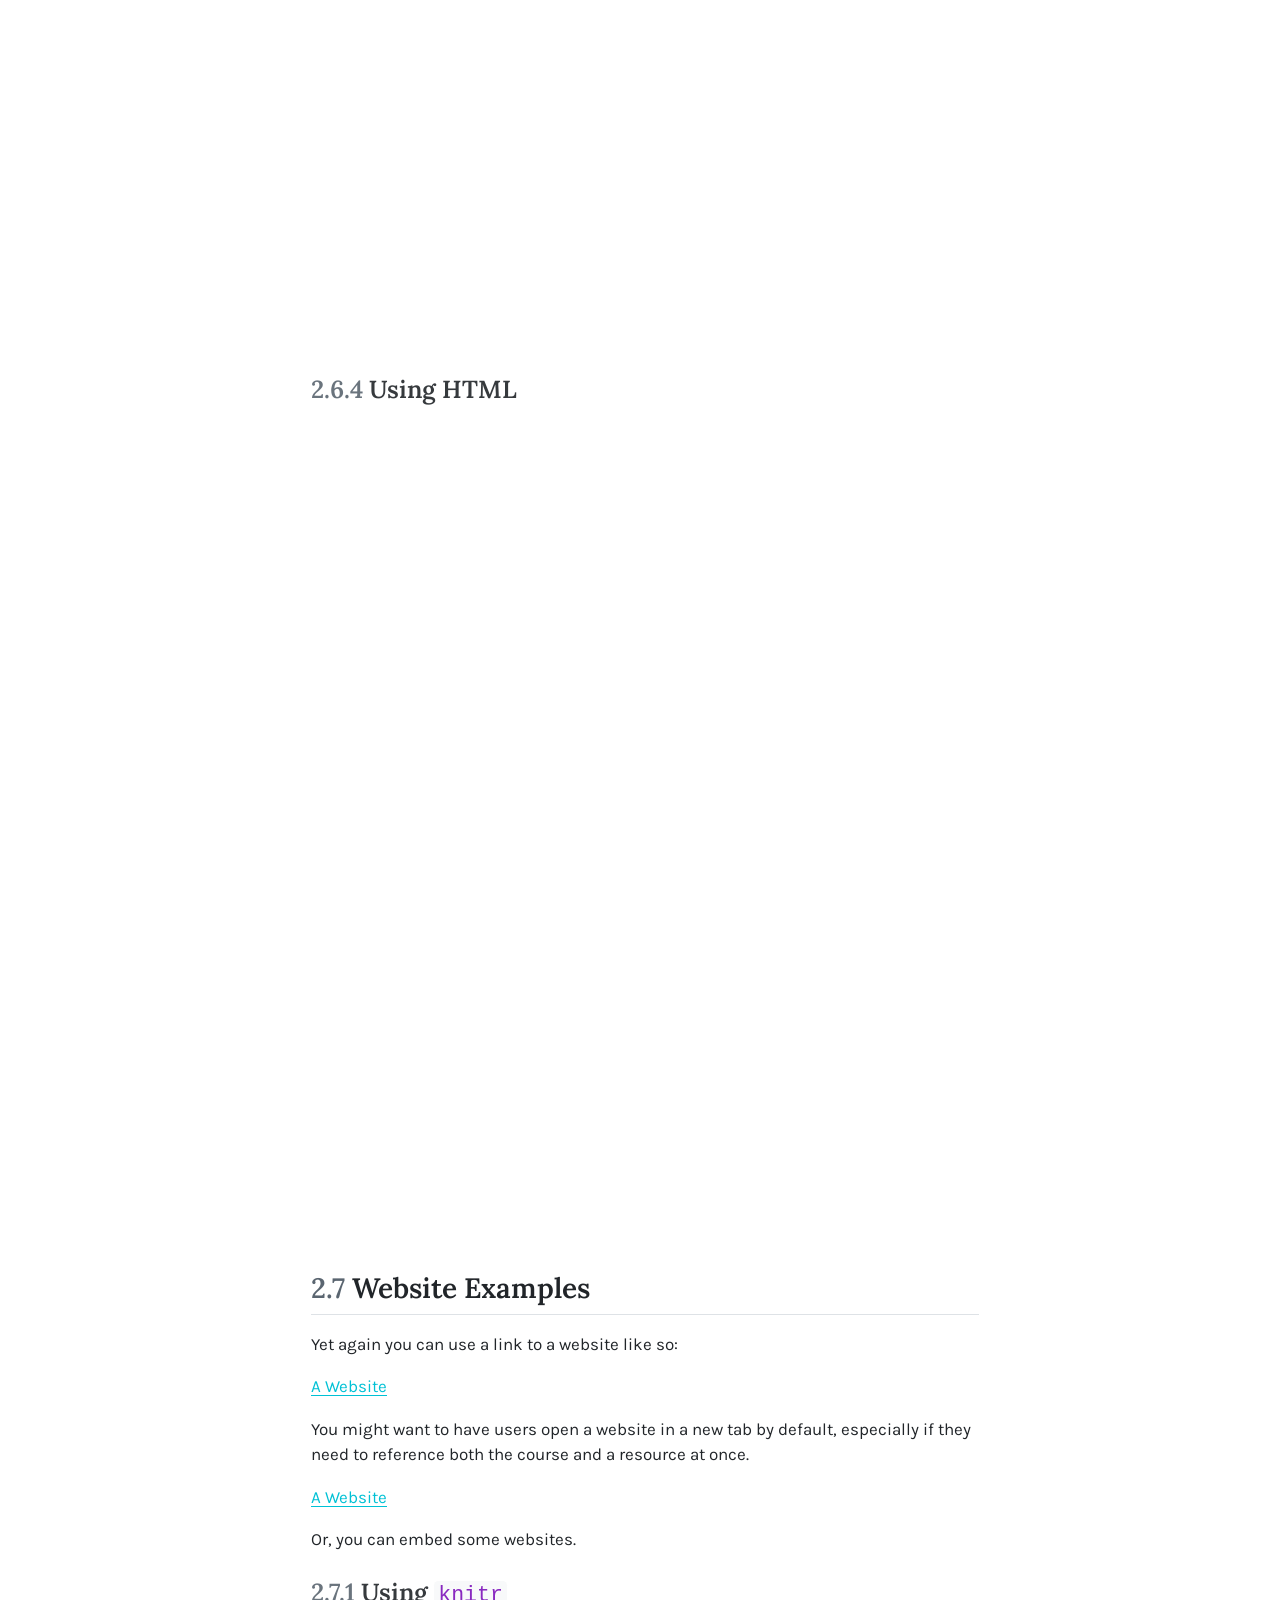
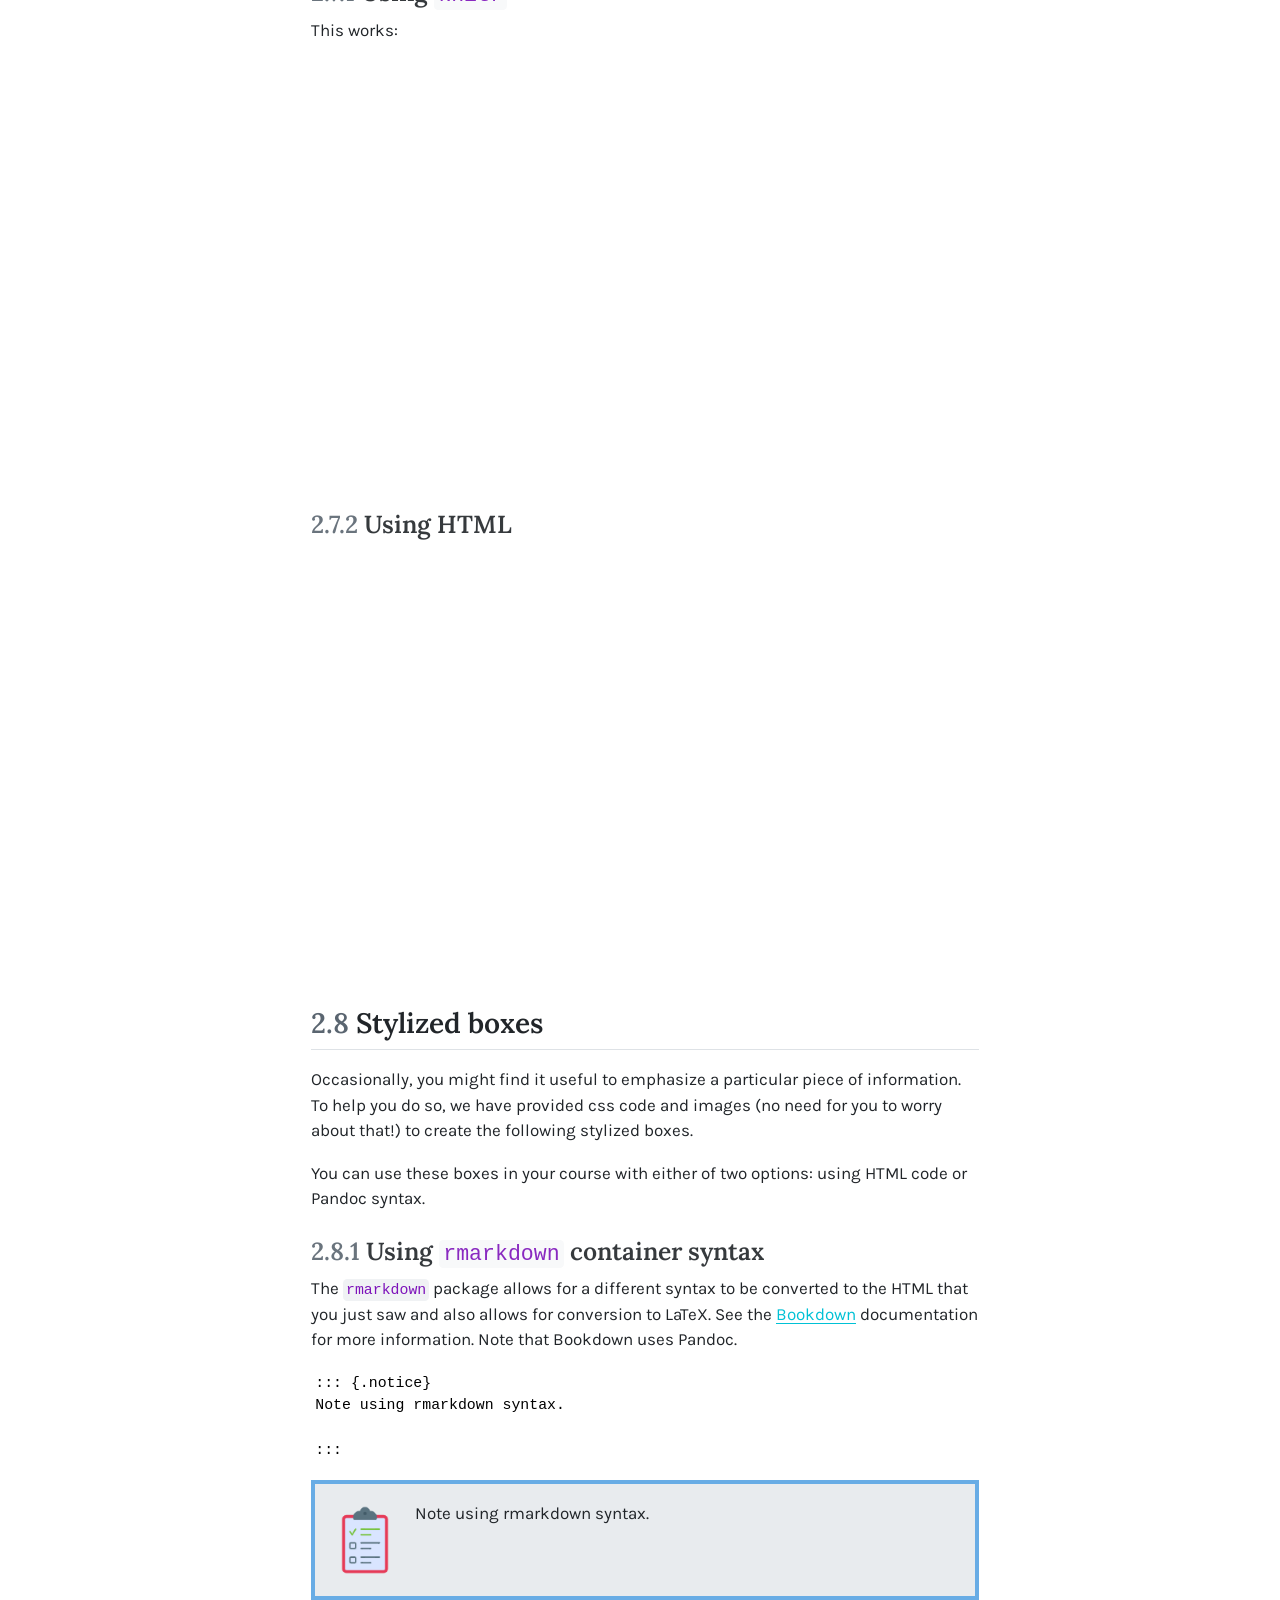
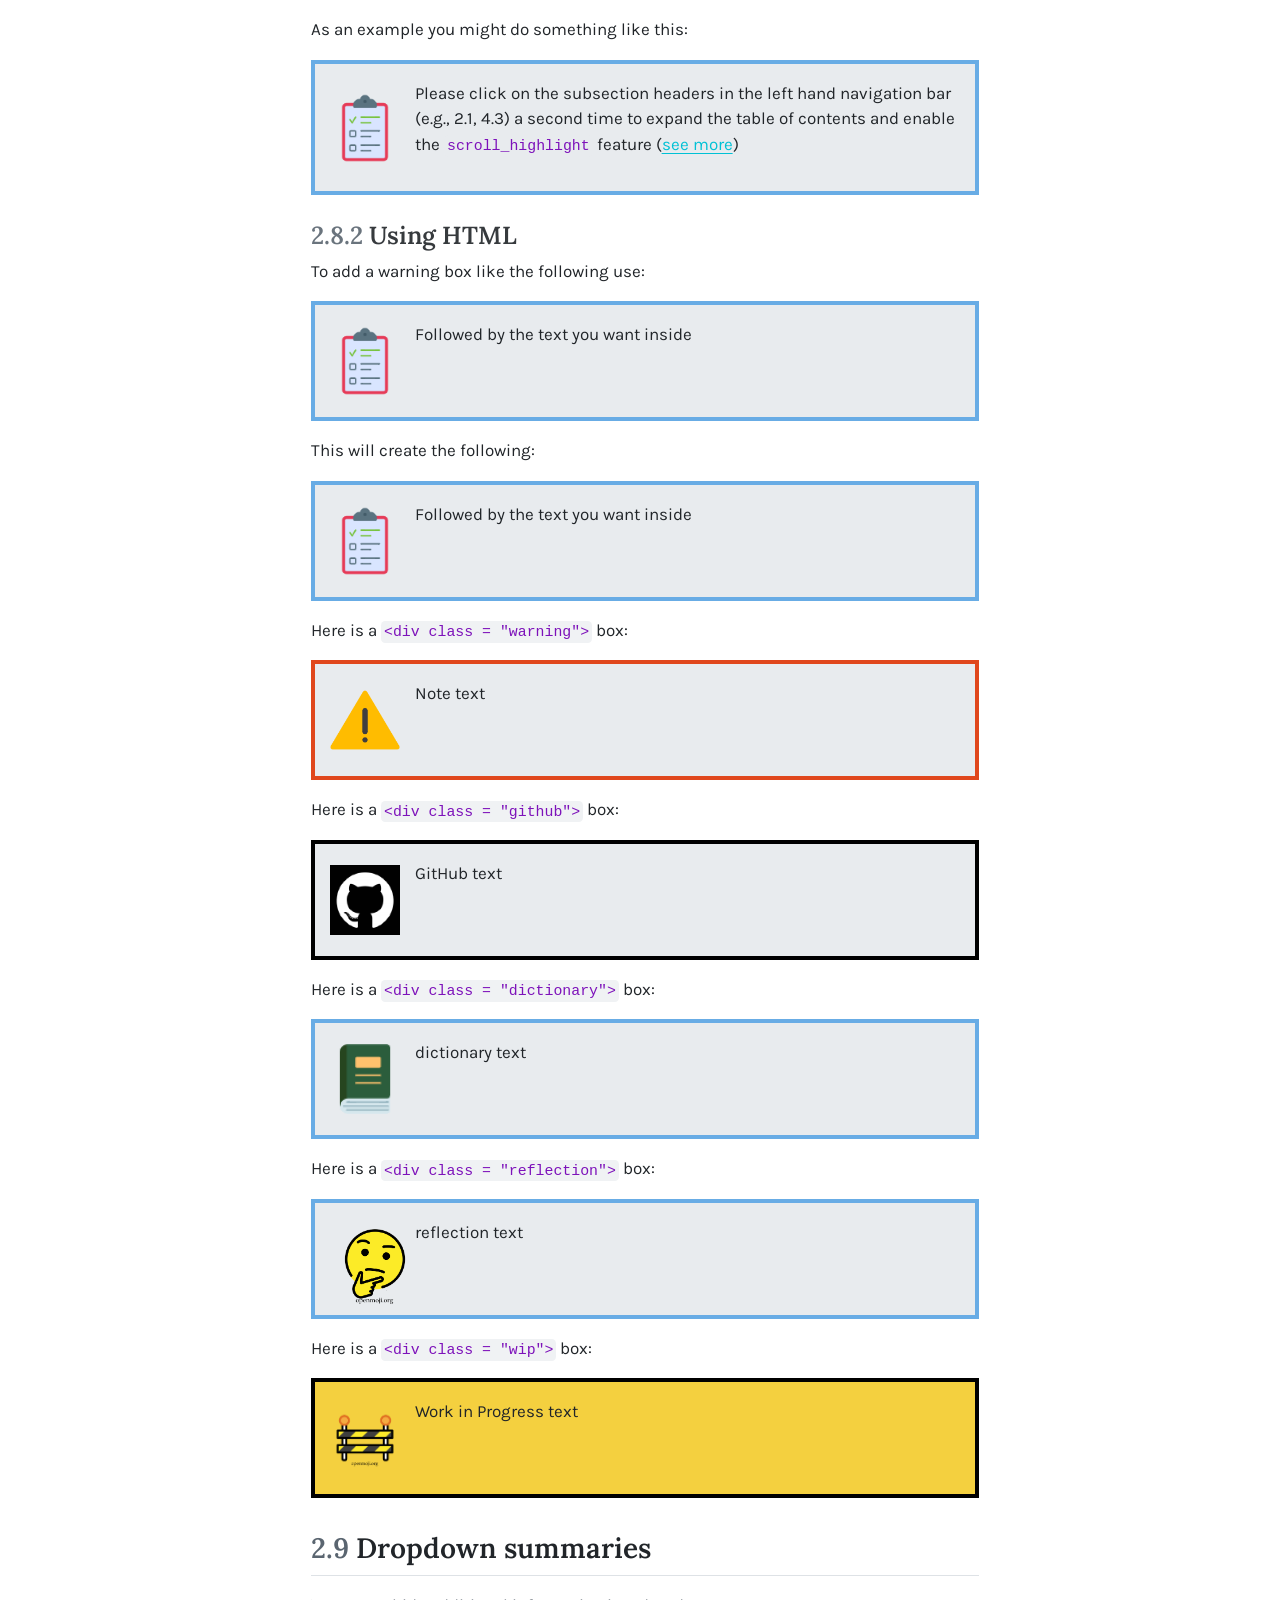
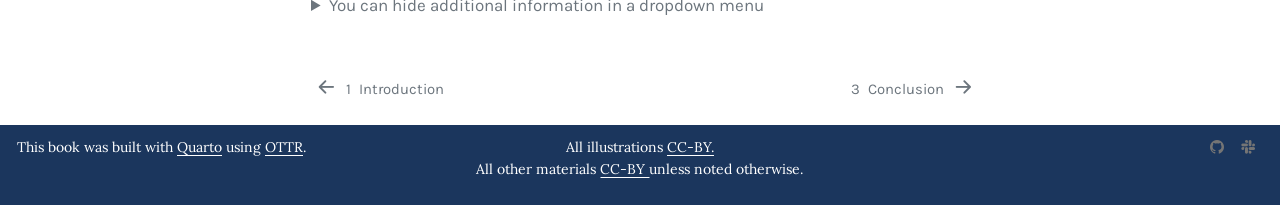
<file: docs/first-section-new-chapter.html>
<!DOCTYPE html>
<html xmlns="http://www.w3.org/1999/xhtml" lang="en" xml:lang="en"><head>
<meta http-equiv="Content-Type" content="text/html; charset=UTF-8">
<meta charset="utf-8">
<meta name="generator" content="quarto-1.8.26">
<meta name="viewport" content="width=device-width, initial-scale=1.0, user-scalable=yes">
<title>2&nbsp; New Chapter – Quarto Based OTTR Course</title>
<style>
code{white-space: pre-wrap;}
span.smallcaps{font-variant: small-caps;}
div.columns{display: flex; gap: min(4vw, 1.5em);}
div.column{flex: auto; overflow-x: auto;}
div.hanging-indent{margin-left: 1.5em; text-indent: -1.5em;}
ul.task-list{list-style: none;}
ul.task-list li input[type="checkbox"] {
  width: 0.8em;
  margin: 0 0.8em 0.2em -1em; /* quarto-specific, see https://github.com/quarto-dev/quarto-cli/issues/4556 */ 
  vertical-align: middle;
}
/* CSS for syntax highlighting */
html { -webkit-text-size-adjust: 100%; }
pre > code.sourceCode { white-space: pre; position: relative; }
pre > code.sourceCode > span { display: inline-block; line-height: 1.25; }
pre > code.sourceCode > span:empty { height: 1.2em; }
.sourceCode { overflow: visible; }
code.sourceCode > span { color: inherit; text-decoration: inherit; }
div.sourceCode { margin: 1em 0; }
pre.sourceCode { margin: 0; }
@media screen {
div.sourceCode { overflow: auto; }
}
@media print {
pre > code.sourceCode { white-space: pre-wrap; }
pre > code.sourceCode > span { text-indent: -5em; padding-left: 5em; }
}
pre.numberSource code
  { counter-reset: source-line 0; }
pre.numberSource code > span
  { position: relative; left: -4em; counter-increment: source-line; }
pre.numberSource code > span > a:first-child::before
  { content: counter(source-line);
    position: relative; left: -1em; text-align: right; vertical-align: baseline;
    border: none; display: inline-block;
    -webkit-touch-callout: none; -webkit-user-select: none;
    -khtml-user-select: none; -moz-user-select: none;
    -ms-user-select: none; user-select: none;
    padding: 0 4px; width: 4em;
  }
pre.numberSource { margin-left: 3em;  padding-left: 4px; }
div.sourceCode
  {   }
@media screen {
pre > code.sourceCode > span > a:first-child::before { text-decoration: underline; }
}
</style>

<script src="site_libs/quarto-nav/quarto-nav.js"></script>
<script src="site_libs/quarto-nav/headroom.min.js"></script>
<script src="site_libs/clipboard/clipboard.min.js"></script>
<script src="site_libs/quarto-search/autocomplete.umd.js"></script>
<script src="site_libs/quarto-search/fuse.min.js"></script>
<script src="site_libs/quarto-search/quarto-search.js"></script>
<meta name="quarto:offset" content="./">
<link href="./conclusion.html" rel="next">
<link href="./intro.html" rel="prev">
<link href="./img/favicon.ico" rel="icon">
<script src="site_libs/quarto-html/quarto.js" type="module"></script>
<script src="site_libs/quarto-html/tabsets/tabsets.js" type="module"></script>
<script src="site_libs/quarto-html/axe/axe-check.js" type="module"></script>
<script src="site_libs/quarto-html/popper.min.js"></script>
<script src="site_libs/quarto-html/tippy.umd.min.js"></script>
<script src="site_libs/quarto-html/anchor.min.js"></script>
<link href="site_libs/quarto-html/tippy.css" rel="stylesheet">
<link href="site_libs/quarto-html/quarto-syntax-highlighting-587c61ba64f3a5504c4d52d930310e48.css" rel="stylesheet" id="quarto-text-highlighting-styles">
<script src="site_libs/bootstrap/bootstrap.min.js"></script>
<link href="site_libs/bootstrap/bootstrap-icons.css" rel="stylesheet">
<link href="site_libs/bootstrap/bootstrap-0679a9180334b13cdfeb5c0040436525.min.css" rel="stylesheet" append-hash="true" id="quarto-bootstrap" data-mode="light"><script id="quarto-search-options" type="application/json">{
  "location": "sidebar",
  "copy-button": false,
  "collapse-after": 3,
  "panel-placement": "start",
  "type": "textbox",
  "limit": 50,
  "keyboard-shortcut": [
    "f",
    "/",
    "s"
  ],
  "show-item-context": false,
  "language": {
    "search-no-results-text": "No results",
    "search-matching-documents-text": "matching documents",
    "search-copy-link-title": "Copy link to search",
    "search-hide-matches-text": "Hide additional matches",
    "search-more-match-text": "more match in this document",
    "search-more-matches-text": "more matches in this document",
    "search-clear-button-title": "Clear",
    "search-text-placeholder": "",
    "search-detached-cancel-button-title": "Cancel",
    "search-submit-button-title": "Submit",
    "search-label": "Search"
  }
}</script><link rel="stylesheet" href="style.css">
</head>
<body class="nav-sidebar floating quarto-light">

<div id="quarto-search-results"></div>
  <header id="quarto-header" class="headroom fixed-top"><nav class="quarto-secondary-nav"><div class="container-fluid d-flex">
      <button type="button" class="quarto-btn-toggle btn" data-bs-toggle="collapse" role="button" data-bs-target=".quarto-sidebar-collapse-item" aria-controls="quarto-sidebar" aria-expanded="false" aria-label="Toggle sidebar navigation" onclick="if (window.quartoToggleHeadroom) { window.quartoToggleHeadroom(); }">
        <i class="bi bi-layout-text-sidebar-reverse"></i>
      </button>
        <a class="flex-grow-1 no-decor" role="navigation" data-bs-toggle="collapse" data-bs-target=".quarto-sidebar-collapse-item" aria-controls="quarto-sidebar" aria-expanded="false" aria-label="Toggle sidebar navigation" onclick="if (window.quartoToggleHeadroom) { window.quartoToggleHeadroom(); }">      
          <h1 class="quarto-secondary-nav-title">
<span class="chapter-number">2</span>&nbsp; <span class="chapter-title">New Chapter</span>
</h1>
        </a>     
      <button type="button" class="btn quarto-search-button" aria-label="Search" onclick="window.quartoOpenSearch();">
        <i class="bi bi-search"></i>
      </button>
    </div>
  </nav></header><!-- content --><div id="quarto-content" class="quarto-container page-columns page-rows-contents page-layout-article">
<!-- sidebar -->
  <nav id="quarto-sidebar" class="sidebar collapse collapse-horizontal quarto-sidebar-collapse-item sidebar-navigation floating overflow-auto"><div class="pt-lg-2 mt-2 text-left sidebar-header sidebar-header-stacked">
      <a href="https://ottrproject.org/" class="sidebar-logo-link">
      <img src="./img/logo.png" alt="" class="sidebar-logo light-content py-0 d-lg-inline d-none"><img src="./img/logo.png" alt="" class="sidebar-logo dark-content py-0 d-lg-inline d-none"></a>
    <div class="sidebar-title mb-0 py-0">
      <a href="./">Quarto Based OTTR Course</a> 
        <div class="sidebar-tools-main">
    <a href="https://github.com/ottrproject/OTTR_Quarto" title="Source Code" class="quarto-navigation-tool px-1" aria-label="Source Code"><i class="bi bi-github"></i></a>
</div>
    </div>
      </div>
        <div class="mt-2 flex-shrink-0 align-items-center">
        <div class="sidebar-search">
        <div id="quarto-search" class="" title="Search"></div>
        </div>
        </div>
    <div class="sidebar-menu-container"> 
    <ul class="list-unstyled mt-1">
<li class="sidebar-item">
  <div class="sidebar-item-container"> 
  <a href="./index.html" class="sidebar-item-text sidebar-link">
 <span class="menu-text">Quarto Based OTTR Course</span></a>
  </div>
</li>
        <li class="sidebar-item">
  <div class="sidebar-item-container"> 
  <a href="./intro.html" class="sidebar-item-text sidebar-link">
 <span class="menu-text"><span class="chapter-number">1</span>&nbsp; <span class="chapter-title">Introduction</span></span></a>
  </div>
</li>
        <li class="sidebar-item sidebar-item-section">
      <div class="sidebar-item-container"> 
            <a class="sidebar-item-text sidebar-link text-start" data-bs-toggle="collapse" data-bs-target="#quarto-sidebar-section-1" role="navigation" aria-expanded="true">
 <span class="menu-text">First Section</span></a>
          <a class="sidebar-item-toggle text-start" data-bs-toggle="collapse" data-bs-target="#quarto-sidebar-section-1" role="navigation" aria-expanded="true" aria-label="Toggle section">
            <i class="bi bi-chevron-right ms-2"></i>
          </a> 
      </div>
      <ul id="quarto-sidebar-section-1" class="collapse list-unstyled sidebar-section depth1 show">
<li class="sidebar-item">
  <div class="sidebar-item-container"> 
  <a href="./first-section-new-chapter.html" class="sidebar-item-text sidebar-link active">
 <span class="menu-text"><span class="chapter-number">2</span>&nbsp; <span class="chapter-title">New Chapter</span></span></a>
  </div>
</li>
      </ul>
</li>
        <li class="sidebar-item">
  <div class="sidebar-item-container"> 
  <a href="./conclusion.html" class="sidebar-item-text sidebar-link">
 <span class="menu-text"><span class="chapter-number">3</span>&nbsp; <span class="chapter-title">Conclusion</span></span></a>
  </div>
</li>
        <li class="sidebar-item">
  <div class="sidebar-item-container"> 
  <a href="./references.html" class="sidebar-item-text sidebar-link">
 <span class="menu-text">References</span></a>
  </div>
</li>
    </ul>
</div>
</nav><div id="quarto-sidebar-glass" class="quarto-sidebar-collapse-item" data-bs-toggle="collapse" data-bs-target=".quarto-sidebar-collapse-item"></div>
<!-- margin-sidebar -->
    <div id="quarto-margin-sidebar" class="sidebar margin-sidebar">
        <nav id="TOC" role="doc-toc" class="toc-active"><h2 id="toc-title">Table of contents</h2>
   
  <ul>
<li><a href="#learning-objectives" id="toc-learning-objectives" class="nav-link active" data-scroll-target="#learning-objectives"><span class="header-section-number">2.1</span> Learning Objectives</a></li>
  <li><a href="#libraries" id="toc-libraries" class="nav-link" data-scroll-target="#libraries"><span class="header-section-number">2.2</span> Libraries</a></li>
  <li>
<a href="#topic-of-section" id="toc-topic-of-section" class="nav-link" data-scroll-target="#topic-of-section"><span class="header-section-number">2.3</span> Topic of Section</a>
  <ul class="collapse">
<li><a href="#subtopic" id="toc-subtopic" class="nav-link" data-scroll-target="#subtopic"><span class="header-section-number">2.3.1</span> Subtopic</a></li>
  </ul>
</li>
  <li><a href="#code-examples" id="toc-code-examples" class="nav-link" data-scroll-target="#code-examples"><span class="header-section-number">2.4</span> Code examples</a></li>
  <li><a href="#image-example" id="toc-image-example" class="nav-link" data-scroll-target="#image-example"><span class="header-section-number">2.5</span> Image example</a></li>
  <li>
<a href="#video-examples" id="toc-video-examples" class="nav-link" data-scroll-target="#video-examples"><span class="header-section-number">2.6</span> Video examples</a>
  <ul class="collapse">
<li><a href="#using-knitr" id="toc-using-knitr" class="nav-link" data-scroll-target="#using-knitr"><span class="header-section-number">2.6.1</span> Using <code>knitr</code></a></li>
  <li><a href="#using-html" id="toc-using-html" class="nav-link" data-scroll-target="#using-html"><span class="header-section-number">2.6.2</span> Using HTML</a></li>
  <li><a href="#using-knitr-1" id="toc-using-knitr-1" class="nav-link" data-scroll-target="#using-knitr-1"><span class="header-section-number">2.6.3</span> Using <code>knitr</code></a></li>
  <li><a href="#using-html-1" id="toc-using-html-1" class="nav-link" data-scroll-target="#using-html-1"><span class="header-section-number">2.6.4</span> Using HTML</a></li>
  </ul>
</li>
  <li>
<a href="#website-examples" id="toc-website-examples" class="nav-link" data-scroll-target="#website-examples"><span class="header-section-number">2.7</span> Website Examples</a>
  <ul class="collapse">
<li><a href="#using-knitr-2" id="toc-using-knitr-2" class="nav-link" data-scroll-target="#using-knitr-2"><span class="header-section-number">2.7.1</span> Using <code>knitr</code></a></li>
  <li><a href="#using-html-2" id="toc-using-html-2" class="nav-link" data-scroll-target="#using-html-2"><span class="header-section-number">2.7.2</span> Using HTML</a></li>
  </ul>
</li>
  <li>
<a href="#stylized-boxes" id="toc-stylized-boxes" class="nav-link" data-scroll-target="#stylized-boxes"><span class="header-section-number">2.8</span> Stylized boxes</a>
  <ul class="collapse">
<li><a href="#using-rmarkdown-container-syntax" id="toc-using-rmarkdown-container-syntax" class="nav-link" data-scroll-target="#using-rmarkdown-container-syntax"><span class="header-section-number">2.8.1</span> Using <code>rmarkdown</code> container syntax</a></li>
  <li><a href="#using-html-3" id="toc-using-html-3" class="nav-link" data-scroll-target="#using-html-3"><span class="header-section-number">2.8.2</span> Using HTML</a></li>
  </ul>
</li>
  <li><a href="#dropdown-summaries" id="toc-dropdown-summaries" class="nav-link" data-scroll-target="#dropdown-summaries"><span class="header-section-number">2.9</span> Dropdown summaries</a></li>
  </ul><div class="toc-actions"><ul><li><a href="https://github.com/ottrproject/OTTR_Quarto/edit/main/first-section-new-chapter.qmd" class="toc-action"><i class="bi bi-github"></i>Edit this page</a></li><li><a href="https://docs.google.com/forms/d/e/1FAIpQLSfBvVELBg8lcynKj0TrzMlov1zil-Sbkh9VhMKRcSpeo1xo6g/viewform" class="toc-action"><i class="bi empty"></i>Report an issue</a></li></ul></div></nav>
    </div>
<!-- main -->
<main class="content" id="quarto-document-content"><header id="title-block-header" class="quarto-title-block default"><div class="quarto-title">
<h1 class="title d-none d-lg-block">
<span class="chapter-number">2</span>&nbsp; <span class="chapter-title">New Chapter</span>
</h1>
</div>



<div class="quarto-title-meta">

    
  
    
  </div>
  


</header><section id="learning-objectives" class="level2" data-number="2.1"><h2 data-number="2.1" class="anchored" data-anchor-id="learning-objectives">
<span class="header-section-number">2.1</span> Learning Objectives</h2>
<p>Every chapter also needs Learning objectives.</p>
</section><section id="libraries" class="level2" data-number="2.2"><h2 data-number="2.2" class="anchored" data-anchor-id="libraries">
<span class="header-section-number">2.2</span> Libraries</h2>
<p>For this chapter, we’ll need the following packages attached:</p>
<p>*Remember to add <a href="https://github.com/ottrproject/OTTR_Template/wiki/Using-Docker#starting-a-new-docker-image">any additional packages you need to your course’s own docker image</a>.</p>
<div class="cell">
<div class="code-copy-outer-scaffold"><div class="sourceCode" id="cb1"><pre class="downlit sourceCode r code-with-copy"><code class="sourceCode R"><span><span class="kw"><a href="https://rdrr.io/r/base/library.html">library</a></span><span class="op">(</span><span class="va"><a href="https://magrittr.tidyverse.org">magrittr</a></span><span class="op">)</span></span></code></pre></div><button title="Copy to Clipboard" class="code-copy-button"><i class="bi"></i></button></div>
</div>
</section><section id="topic-of-section" class="level2" data-number="2.3"><h2 data-number="2.3" class="anchored" data-anchor-id="topic-of-section">
<span class="header-section-number">2.3</span> Topic of Section</h2>
<p>You can write all your text in sections like this, using <code>##</code> to indicate a new header. you can use additional pound symbols to create lower levels of headers.</p>
<p>See <a href="https://www.rstudio.com/wp-content/uploads/2015/02/rmarkdown-cheatsheet.pdf">here</a> for additional general information about how you can format text within R Markdown files. In addition, see <a href="https://pandoc.org/MANUAL.html#pandocs-markdown">here</a> for more in depth and advanced options.</p>
<section id="subtopic" class="level3" data-number="2.3.1"><h3 data-number="2.3.1" class="anchored" data-anchor-id="subtopic">
<span class="header-section-number">2.3.1</span> Subtopic</h3>
<p>Here’s a subheading (using three pound symbols) and some text in this subsection!</p>
</section></section><section id="code-examples" class="level2" data-number="2.4"><h2 data-number="2.4" class="anchored" data-anchor-id="code-examples">
<span class="header-section-number">2.4</span> Code examples</h2>
<p>You can demonstrate code like this:</p>
<div class="cell">
<div class="code-copy-outer-scaffold"><div class="sourceCode" id="cb2"><pre class="downlit sourceCode r code-with-copy"><code class="sourceCode R"><span><span class="va">output_dir</span> <span class="op">&lt;-</span> <span class="fu"><a href="https://rdrr.io/r/base/file.path.html">file.path</a></span><span class="op">(</span><span class="st">"resources"</span>, <span class="st">"code_output"</span><span class="op">)</span></span>
<span><span class="kw">if</span> <span class="op">(</span><span class="op">!</span><span class="fu"><a href="https://rdrr.io/r/base/files2.html">dir.exists</a></span><span class="op">(</span><span class="va">output_dir</span><span class="op">)</span><span class="op">)</span> <span class="op">{</span></span>
<span>  <span class="fu"><a href="https://rdrr.io/r/base/files2.html">dir.create</a></span><span class="op">(</span><span class="va">output_dir</span><span class="op">)</span></span>
<span><span class="op">}</span></span></code></pre></div><button title="Copy to Clipboard" class="code-copy-button"><i class="bi"></i></button></div>
</div>
<p>And make plots too:</p>
<div class="cell">
<div class="code-copy-outer-scaffold"><div class="sourceCode" id="cb3"><pre class="downlit sourceCode r code-with-copy"><code class="sourceCode R"><span><span class="va">hist_plot</span> <span class="op">&lt;-</span> <span class="fu"><a href="https://rdrr.io/r/graphics/hist.html">hist</a></span><span class="op">(</span><span class="va">iris</span><span class="op">$</span><span class="va">Sepal.Length</span><span class="op">)</span></span></code></pre></div><button title="Copy to Clipboard" class="code-copy-button"><i class="bi"></i></button></div>
<div class="cell-output-display">
<div>
<figure class="figure"><p><img src="resources/images/figure/unnamed-chunk-3-1.png" class="img-fluid figure-img" width="672"></p>
</figure>
</div>
</div>
</div>
<p>You can also save these plots to file:</p>
<div class="cell">
<div class="code-copy-outer-scaffold"><div class="sourceCode" id="cb4"><pre class="downlit sourceCode r code-with-copy"><code class="sourceCode R"><span><span class="fu"><a href="https://rdrr.io/r/grDevices/png.html">png</a></span><span class="op">(</span><span class="fu"><a href="https://rdrr.io/r/base/file.path.html">file.path</a></span><span class="op">(</span><span class="va">output_dir</span>, <span class="st">"test_plot.png"</span><span class="op">)</span><span class="op">)</span></span>
<span><span class="va">hist_plot</span></span></code></pre></div><button title="Copy to Clipboard" class="code-copy-button"><i class="bi"></i></button></div>
<div class="cell-output cell-output-stdout">
<pre><code>$breaks
[1] 4.0 4.5 5.0 5.5 6.0 6.5 7.0 7.5 8.0

$counts
[1]  5 27 27 30 31 18  6  6

$density
[1] 0.06666667 0.36000000 0.36000000 0.40000000 0.41333333 0.24000000 0.08000000
[8] 0.08000000

$mids
[1] 4.25 4.75 5.25 5.75 6.25 6.75 7.25 7.75

$xname
[1] "iris$Sepal.Length"

$equidist
[1] TRUE

attr(,"class")
[1] "histogram"</code></pre>
</div>
<div class="code-copy-outer-scaffold"><div class="sourceCode" id="cb6"><pre class="downlit sourceCode r code-with-copy"><code class="sourceCode R"><span><span class="fu"><a href="https://rdrr.io/r/grDevices/dev.html">dev.off</a></span><span class="op">(</span><span class="op">)</span></span></code></pre></div><button title="Copy to Clipboard" class="code-copy-button"><i class="bi"></i></button></div>
<div class="cell-output cell-output-stdout">
<pre><code>png 
  2 </code></pre>
</div>
</div>
</section><section id="image-example" class="level2" data-number="2.5"><h2 data-number="2.5" class="anchored" data-anchor-id="image-example">
<span class="header-section-number">2.5</span> Image example</h2>
<p>How to include a Google slide. It’s simplest to use the <code>ottrpal</code> package:</p>
<div class="cell" data-layout-align="center">
<div class="cell-output-display">
<div class="quarto-figure quarto-figure-center">
<figure class="figure"><p><img src="resources/images/figure//1Dw_rBb1hySN_76xh9-x5J2dWF_das9BAUjQigf2fN-E_g252f18e2576_1_0.png" class="img-fluid quarto-figure quarto-figure-center figure-img" style="width:100.0%" alt="Major point!! example image"></p>
</figure>
</div>
</div>
</div>
<p>But if you have the slide or some other image locally downloaded you can also use HTML like this:</p>
<p><img src="resources/images/figure/1YmwKdIy9BeQ3EShgZhvtb3MgR8P6iDX4DfFD65W_gdQ_gcc4fbee202_0_141.png" title="Major point!! example image" alt="Major point!! example image" style="display: block; margin: auto; max-width: 100%; height: auto;"></p>
</section><section id="video-examples" class="level2" data-number="2.6"><h2 data-number="2.6" class="anchored" data-anchor-id="video-examples">
<span class="header-section-number">2.6</span> Video examples</h2>
<p>You may also want to embed videos in your course. If alternatively, you just want to include a link you can do so like this:</p>
<p>Check out this <a href="https://www.youtube.com/embed/VOCYL-FNbr0">link to a video</a> using markdown syntax.</p>
<section id="using-knitr" class="level3" data-number="2.6.1"><h3 data-number="2.6.1" class="anchored" data-anchor-id="using-knitr">
<span class="header-section-number">2.6.1</span> Using <code>knitr</code>
</h3>
<p>To embed videos in your course, you can use <code><a href="https://rdrr.io/pkg/knitr/man/include_url.html">knitr::include_url()</a></code> like this: Note that you should use <code>echo=FALSE</code> in the code chunk because we don’t want the code part of this to show up. If you are unfamiliar with <a href="https://rmarkdown.rstudio.com/lesson-3.html">how R Markdown code chunks work, read this</a>.</p>
<div class="cell">
<iframe src="https://www.youtube.com/embed/VOCYL-FNbr0" width="672" height="400px" data-external="1">
</iframe>
</div>
</section><section id="using-html" class="level3" data-number="2.6.2"><h3 data-number="2.6.2" class="anchored" data-anchor-id="using-html">
<span class="header-section-number">2.6.2</span> Using HTML</h3>
<iframe src="https://www.youtube.com/embed/VOCYL-FNbr0" width="672" height="400px">
</iframe>
</section><section id="using-knitr-1" class="level3" data-number="2.6.3"><h3 data-number="2.6.3" class="anchored" data-anchor-id="using-knitr-1">
<span class="header-section-number">2.6.3</span> Using <code>knitr</code>
</h3>
<div class="cell" data-layout-align="center">
<iframe src="https://drive.google.com/file/d/1mm72K4V7fqpgAfWkr6b7HTZrc3f-T6AV/preview" width="100%" height="400px" data-external="1">
</iframe>
</div>
</section><section id="using-html-1" class="level3" data-number="2.6.4"><h3 data-number="2.6.4" class="anchored" data-anchor-id="using-html-1">
<span class="header-section-number">2.6.4</span> Using HTML</h3>
<iframe src="https://drive.google.com/file/d/1mm72K4V7fqpgAfWkr6b7HTZrc3f-T6AV/preview" width="672" height="800px">
</iframe>
</section></section><section id="website-examples" class="level2" data-number="2.7"><h2 data-number="2.7" class="anchored" data-anchor-id="website-examples">
<span class="header-section-number">2.7</span> Website Examples</h2>
<p>Yet again you can use a link to a website like so:</p>
<p><a href="https://yihui.org">A Website</a></p>
<p>You might want to have users open a website in a new tab by default, especially if they need to reference both the course and a resource at once.</p>
<p><a href="https://yihui.org" target="_blank">A Website</a></p>
<p>Or, you can embed some websites.</p>
<section id="using-knitr-2" class="level3" data-number="2.7.1"><h3 data-number="2.7.1" class="anchored" data-anchor-id="using-knitr-2">
<span class="header-section-number">2.7.1</span> Using <code>knitr</code>
</h3>
<p>This works:</p>
<div class="cell" data-layout-align="center">
<iframe src="https://yihui.org" width="672" height="400px" data-external="1">
</iframe>
</div>
</section><section id="using-html-2" class="level3" data-number="2.7.2"><h3 data-number="2.7.2" class="anchored" data-anchor-id="using-html-2">
<span class="header-section-number">2.7.2</span> Using HTML</h3>
<iframe src="https://yihui.org" width="672" height="400px">
</iframe>
</section></section><section id="stylized-boxes" class="level2" data-number="2.8"><h2 data-number="2.8" class="anchored" data-anchor-id="stylized-boxes">
<span class="header-section-number">2.8</span> Stylized boxes</h2>
<p>Occasionally, you might find it useful to emphasize a particular piece of information. To help you do so, we have provided css code and images (no need for you to worry about that!) to create the following stylized boxes.</p>
<p>You can use these boxes in your course with either of two options: using HTML code or Pandoc syntax.</p>
<section id="using-rmarkdown-container-syntax" class="level3" data-number="2.8.1"><h3 data-number="2.8.1" class="anchored" data-anchor-id="using-rmarkdown-container-syntax">
<span class="header-section-number">2.8.1</span> Using <code>rmarkdown</code> container syntax</h3>
<p>The <code>rmarkdown</code> package allows for a different syntax to be converted to the HTML that you just saw and also allows for conversion to LaTeX. See the <a href="https://bookdown.org/yihui/rmarkdown-cookbook/custom-blocks.html">Bookdown</a> documentation for more information. Note that Bookdown uses Pandoc.</p>
<pre><code>::: {.notice}
Note using rmarkdown syntax.

:::</code></pre>
<div class="notice">
<p>Note using rmarkdown syntax.</p>
</div>
<p>As an example you might do something like this:</p>
<div class="notice">
<p>Please click on the subsection headers in the left hand navigation bar (e.g., 2.1, 4.3) a second time to expand the table of contents and enable the <code>scroll_highlight</code> feature (<a href="introduction.html#scroll-highlight">see more</a>)</p>
</div>
</section><section id="using-html-3" class="level3" data-number="2.8.2"><h3 data-number="2.8.2" class="anchored" data-anchor-id="using-html-3">
<span class="header-section-number">2.8.2</span> Using HTML</h3>
<p>To add a warning box like the following use:</p>
<div class="notice">
<p>Followed by the text you want inside</p>
</div>
<p>This will create the following:</p>
<div class="notice">
<p>Followed by the text you want inside</p>
</div>
<p>Here is a <code>&lt;div class = "warning"&gt;</code> box:</p>
<div class="warning">
<p>Note text</p>
</div>
<p>Here is a <code>&lt;div class = "github"&gt;</code> box:</p>
<div class="github">
<p>GitHub text</p>
</div>
<p>Here is a <code>&lt;div class = "dictionary"&gt;</code> box:</p>
<div class="dictionary">
<p>dictionary text</p>
</div>
<p>Here is a <code>&lt;div class = "reflection"&gt;</code> box:</p>
<div class="reflection">
<p>reflection text</p>
</div>
<p>Here is a <code>&lt;div class = "wip"&gt;</code> box:</p>
<div class="wip">
<p>Work in Progress text</p>
</div>
</section></section><section id="dropdown-summaries" class="level2" data-number="2.9"><h2 data-number="2.9" class="anchored" data-anchor-id="dropdown-summaries">
<span class="header-section-number">2.9</span> Dropdown summaries</h2>
<details><summary>
You can hide additional information in a dropdown menu
</summary>
Here’s more words that are hidden.
</details>

</section></main><!-- /main --><script id="quarto-html-after-body" type="application/javascript">
  window.document.addEventListener("DOMContentLoaded", function (event) {
    const icon = "";
    const anchorJS = new window.AnchorJS();
    anchorJS.options = {
      placement: 'right',
      icon: icon
    };
    anchorJS.add('.anchored');
    const isCodeAnnotation = (el) => {
      for (const clz of el.classList) {
        if (clz.startsWith('code-annotation-')) {                     
          return true;
        }
      }
      return false;
    }
    const onCopySuccess = function(e) {
      // button target
      const button = e.trigger;
      // don't keep focus
      button.blur();
      // flash "checked"
      button.classList.add('code-copy-button-checked');
      var currentTitle = button.getAttribute("title");
      button.setAttribute("title", "Copied!");
      let tooltip;
      if (window.bootstrap) {
        button.setAttribute("data-bs-toggle", "tooltip");
        button.setAttribute("data-bs-placement", "left");
        button.setAttribute("data-bs-title", "Copied!");
        tooltip = new bootstrap.Tooltip(button, 
          { trigger: "manual", 
            customClass: "code-copy-button-tooltip",
            offset: [0, -8]});
        tooltip.show();    
      }
      setTimeout(function() {
        if (tooltip) {
          tooltip.hide();
          button.removeAttribute("data-bs-title");
          button.removeAttribute("data-bs-toggle");
          button.removeAttribute("data-bs-placement");
        }
        button.setAttribute("title", currentTitle);
        button.classList.remove('code-copy-button-checked');
      }, 1000);
      // clear code selection
      e.clearSelection();
    }
    const getTextToCopy = function(trigger) {
      const outerScaffold = trigger.parentElement.cloneNode(true);
      const codeEl = outerScaffold.querySelector('code');
      for (const childEl of codeEl.children) {
        if (isCodeAnnotation(childEl)) {
          childEl.remove();
        }
      }
      return codeEl.innerText;
    }
    const clipboard = new window.ClipboardJS('.code-copy-button:not([data-in-quarto-modal])', {
      text: getTextToCopy
    });
    clipboard.on('success', onCopySuccess);
    if (window.document.getElementById('quarto-embedded-source-code-modal')) {
      const clipboardModal = new window.ClipboardJS('.code-copy-button[data-in-quarto-modal]', {
        text: getTextToCopy,
        container: window.document.getElementById('quarto-embedded-source-code-modal')
      });
      clipboardModal.on('success', onCopySuccess);
    }
      var localhostRegex = new RegExp(/^(?:http|https):\/\/localhost\:?[0-9]*\//);
      var mailtoRegex = new RegExp(/^mailto:/);
        var filterRegex = new RegExp('/' + window.location.host + '/');
      var isInternal = (href) => {
          return filterRegex.test(href) || localhostRegex.test(href) || mailtoRegex.test(href);
      }
      // Inspect non-navigation links and adorn them if external
     var links = window.document.querySelectorAll('a[href]:not(.nav-link):not(.navbar-brand):not(.toc-action):not(.sidebar-link):not(.sidebar-item-toggle):not(.pagination-link):not(.no-external):not([aria-hidden]):not(.dropdown-item):not(.quarto-navigation-tool):not(.about-link)');
      for (var i=0; i<links.length; i++) {
        const link = links[i];
        if (!isInternal(link.href)) {
          // undo the damage that might have been done by quarto-nav.js in the case of
          // links that we want to consider external
          if (link.dataset.originalHref !== undefined) {
            link.href = link.dataset.originalHref;
          }
            // target, if specified
            link.setAttribute("target", "_blank");
            if (link.getAttribute("rel") === null) {
              link.setAttribute("rel", "noopener");
            }
        }
      }
    function tippyHover(el, contentFn, onTriggerFn, onUntriggerFn) {
      const config = {
        allowHTML: true,
        maxWidth: 500,
        delay: 100,
        arrow: false,
        appendTo: function(el) {
            return el.parentElement;
        },
        interactive: true,
        interactiveBorder: 10,
        theme: 'quarto',
        placement: 'bottom-start',
      };
      if (contentFn) {
        config.content = contentFn;
      }
      if (onTriggerFn) {
        config.onTrigger = onTriggerFn;
      }
      if (onUntriggerFn) {
        config.onUntrigger = onUntriggerFn;
      }
      window.tippy(el, config); 
    }
    const noterefs = window.document.querySelectorAll('a[role="doc-noteref"]');
    for (var i=0; i<noterefs.length; i++) {
      const ref = noterefs[i];
      tippyHover(ref, function() {
        // use id or data attribute instead here
        let href = ref.getAttribute('data-footnote-href') || ref.getAttribute('href');
        try { href = new URL(href).hash; } catch {}
        const id = href.replace(/^#\/?/, "");
        const note = window.document.getElementById(id);
        if (note) {
          return note.innerHTML;
        } else {
          return "";
        }
      });
    }
    const xrefs = window.document.querySelectorAll('a.quarto-xref');
    const processXRef = (id, note) => {
      // Strip column container classes
      const stripColumnClz = (el) => {
        el.classList.remove("page-full", "page-columns");
        if (el.children) {
          for (const child of el.children) {
            stripColumnClz(child);
          }
        }
      }
      stripColumnClz(note)
      if (id === null || id.startsWith('sec-')) {
        // Special case sections, only their first couple elements
        const container = document.createElement("div");
        if (note.children && note.children.length > 2) {
          container.appendChild(note.children[0].cloneNode(true));
          for (let i = 1; i < note.children.length; i++) {
            const child = note.children[i];
            if (child.tagName === "P" && child.innerText === "") {
              continue;
            } else {
              container.appendChild(child.cloneNode(true));
              break;
            }
          }
          if (window.Quarto?.typesetMath) {
            window.Quarto.typesetMath(container);
          }
          return container.innerHTML
        } else {
          if (window.Quarto?.typesetMath) {
            window.Quarto.typesetMath(note);
          }
          return note.innerHTML;
        }
      } else {
        // Remove any anchor links if they are present
        const anchorLink = note.querySelector('a.anchorjs-link');
        if (anchorLink) {
          anchorLink.remove();
        }
        if (window.Quarto?.typesetMath) {
          window.Quarto.typesetMath(note);
        }
        if (note.classList.contains("callout")) {
          return note.outerHTML;
        } else {
          return note.innerHTML;
        }
      }
    }
    for (var i=0; i<xrefs.length; i++) {
      const xref = xrefs[i];
      tippyHover(xref, undefined, function(instance) {
        instance.disable();
        let url = xref.getAttribute('href');
        let hash = undefined; 
        if (url.startsWith('#')) {
          hash = url;
        } else {
          try { hash = new URL(url).hash; } catch {}
        }
        if (hash) {
          const id = hash.replace(/^#\/?/, "");
          const note = window.document.getElementById(id);
          if (note !== null) {
            try {
              const html = processXRef(id, note.cloneNode(true));
              instance.setContent(html);
            } finally {
              instance.enable();
              instance.show();
            }
          } else {
            // See if we can fetch this
            fetch(url.split('#')[0])
            .then(res => res.text())
            .then(html => {
              const parser = new DOMParser();
              const htmlDoc = parser.parseFromString(html, "text/html");
              const note = htmlDoc.getElementById(id);
              if (note !== null) {
                const html = processXRef(id, note);
                instance.setContent(html);
              } 
            }).finally(() => {
              instance.enable();
              instance.show();
            });
          }
        } else {
          // See if we can fetch a full url (with no hash to target)
          // This is a special case and we should probably do some content thinning / targeting
          fetch(url)
          .then(res => res.text())
          .then(html => {
            const parser = new DOMParser();
            const htmlDoc = parser.parseFromString(html, "text/html");
            const note = htmlDoc.querySelector('main.content');
            if (note !== null) {
              // This should only happen for chapter cross references
              // (since there is no id in the URL)
              // remove the first header
              if (note.children.length > 0 && note.children[0].tagName === "HEADER") {
                note.children[0].remove();
              }
              const html = processXRef(null, note);
              instance.setContent(html);
            } 
          }).finally(() => {
            instance.enable();
            instance.show();
          });
        }
      }, function(instance) {
      });
    }
        let selectedAnnoteEl;
        const selectorForAnnotation = ( cell, annotation) => {
          let cellAttr = 'data-code-cell="' + cell + '"';
          let lineAttr = 'data-code-annotation="' +  annotation + '"';
          const selector = 'span[' + cellAttr + '][' + lineAttr + ']';
          return selector;
        }
        const selectCodeLines = (annoteEl) => {
          const doc = window.document;
          const targetCell = annoteEl.getAttribute("data-target-cell");
          const targetAnnotation = annoteEl.getAttribute("data-target-annotation");
          const annoteSpan = window.document.querySelector(selectorForAnnotation(targetCell, targetAnnotation));
          const lines = annoteSpan.getAttribute("data-code-lines").split(",");
          const lineIds = lines.map((line) => {
            return targetCell + "-" + line;
          })
          let top = null;
          let height = null;
          let parent = null;
          if (lineIds.length > 0) {
              //compute the position of the single el (top and bottom and make a div)
              const el = window.document.getElementById(lineIds[0]);
              top = el.offsetTop;
              height = el.offsetHeight;
              parent = el.parentElement.parentElement;
            if (lineIds.length > 1) {
              const lastEl = window.document.getElementById(lineIds[lineIds.length - 1]);
              const bottom = lastEl.offsetTop + lastEl.offsetHeight;
              height = bottom - top;
            }
            if (top !== null && height !== null && parent !== null) {
              // cook up a div (if necessary) and position it 
              let div = window.document.getElementById("code-annotation-line-highlight");
              if (div === null) {
                div = window.document.createElement("div");
                div.setAttribute("id", "code-annotation-line-highlight");
                div.style.position = 'absolute';
                parent.appendChild(div);
              }
              div.style.top = top - 2 + "px";
              div.style.height = height + 4 + "px";
              div.style.left = 0;
              let gutterDiv = window.document.getElementById("code-annotation-line-highlight-gutter");
              if (gutterDiv === null) {
                gutterDiv = window.document.createElement("div");
                gutterDiv.setAttribute("id", "code-annotation-line-highlight-gutter");
                gutterDiv.style.position = 'absolute';
                const codeCell = window.document.getElementById(targetCell);
                const gutter = codeCell.querySelector('.code-annotation-gutter');
                gutter.appendChild(gutterDiv);
              }
              gutterDiv.style.top = top - 2 + "px";
              gutterDiv.style.height = height + 4 + "px";
            }
            selectedAnnoteEl = annoteEl;
          }
        };
        const unselectCodeLines = () => {
          const elementsIds = ["code-annotation-line-highlight", "code-annotation-line-highlight-gutter"];
          elementsIds.forEach((elId) => {
            const div = window.document.getElementById(elId);
            if (div) {
              div.remove();
            }
          });
          selectedAnnoteEl = undefined;
        };
          // Handle positioning of the toggle
      window.addEventListener(
        "resize",
        throttle(() => {
          elRect = undefined;
          if (selectedAnnoteEl) {
            selectCodeLines(selectedAnnoteEl);
          }
        }, 10)
      );
      function throttle(fn, ms) {
      let throttle = false;
      let timer;
        return (...args) => {
          if(!throttle) { // first call gets through
              fn.apply(this, args);
              throttle = true;
          } else { // all the others get throttled
              if(timer) clearTimeout(timer); // cancel #2
              timer = setTimeout(() => {
                fn.apply(this, args);
                timer = throttle = false;
              }, ms);
          }
        };
      }
        // Attach click handler to the DT
        const annoteDls = window.document.querySelectorAll('dt[data-target-cell]');
        for (const annoteDlNode of annoteDls) {
          annoteDlNode.addEventListener('click', (event) => {
            const clickedEl = event.target;
            if (clickedEl !== selectedAnnoteEl) {
              unselectCodeLines();
              const activeEl = window.document.querySelector('dt[data-target-cell].code-annotation-active');
              if (activeEl) {
                activeEl.classList.remove('code-annotation-active');
              }
              selectCodeLines(clickedEl);
              clickedEl.classList.add('code-annotation-active');
            } else {
              // Unselect the line
              unselectCodeLines();
              clickedEl.classList.remove('code-annotation-active');
            }
          });
        }
    const findCites = (el) => {
      const parentEl = el.parentElement;
      if (parentEl) {
        const cites = parentEl.dataset.cites;
        if (cites) {
          return {
            el,
            cites: cites.split(' ')
          };
        } else {
          return findCites(el.parentElement)
        }
      } else {
        return undefined;
      }
    };
    var bibliorefs = window.document.querySelectorAll('a[role="doc-biblioref"]');
    for (var i=0; i<bibliorefs.length; i++) {
      const ref = bibliorefs[i];
      const citeInfo = findCites(ref);
      if (citeInfo) {
        tippyHover(citeInfo.el, function() {
          var popup = window.document.createElement('div');
          citeInfo.cites.forEach(function(cite) {
            var citeDiv = window.document.createElement('div');
            citeDiv.classList.add('hanging-indent');
            citeDiv.classList.add('csl-entry');
            var biblioDiv = window.document.getElementById('ref-' + cite);
            if (biblioDiv) {
              citeDiv.innerHTML = biblioDiv.innerHTML;
            }
            popup.appendChild(citeDiv);
          });
          return popup.innerHTML;
        });
      }
    }
  });
  </script><nav class="page-navigation"><div class="nav-page nav-page-previous">
      <a href="./intro.html" class="pagination-link" aria-label="Introduction">
        <i class="bi bi-arrow-left-short"></i> <span class="nav-page-text"><span class="chapter-number">1</span>&nbsp; <span class="chapter-title">Introduction</span></span>
      </a>          
  </div>
  <div class="nav-page nav-page-next">
      <a href="./conclusion.html" class="pagination-link" aria-label="Conclusion">
        <span class="nav-page-text"><span class="chapter-number">3</span>&nbsp; <span class="chapter-title">Conclusion</span></span> <i class="bi bi-arrow-right-short"></i>
      </a>
  </div>
</nav>
</div> <!-- /content -->
<footer class="footer"><div class="nav-footer">
    <div class="nav-footer-left">
<p>This book was built with <a href="https://quarto.org/" style="color: #fff;">Quarto</a> using <a href="https://github.com/ottrproject/OTTR_Quarto" style="color: #fff;">OTTR</a>.</p>
</div>   
    <div class="nav-footer-center">
<p>All illustrations <a href="https://creativecommons.org/licenses/by/4.0/" style="color: #fff;">CC-BY. </a> <br> All other materials <a href="https://creativecommons.org/licenses/by/4.0/" style="color: #fff;"> CC-BY </a> unless noted otherwise.</p>
<div class="toc-actions d-sm-block d-md-none"><ul><li><a href="https://github.com/ottrproject/OTTR_Quarto/edit/main/first-section-new-chapter.qmd" class="toc-action"><i class="bi bi-github"></i>Edit this page</a></li><li><a href="https://docs.google.com/forms/d/e/1FAIpQLSfBvVELBg8lcynKj0TrzMlov1zil-Sbkh9VhMKRcSpeo1xo6g/viewform" class="toc-action"><i class="bi empty"></i>Report an issue</a></li></ul></div></div>
    <div class="nav-footer-right">
      <ul class="footer-items list-unstyled">
<li class="nav-item compact">
    <a class="nav-link" href="https://github.com/">
      <i class="bi bi-github" role="img">
</i> 
    </a>
  </li>  
    <li class="nav-item compact">
    <a class="nav-link" href="https://fhdata.slack.com/join/signup#/domain-signup">
      <i class="bi bi-slack" role="img">
</i> 
    </a>
  </li>  
</ul>
</div>
  </div>
</footer>


</body></html>
</file>
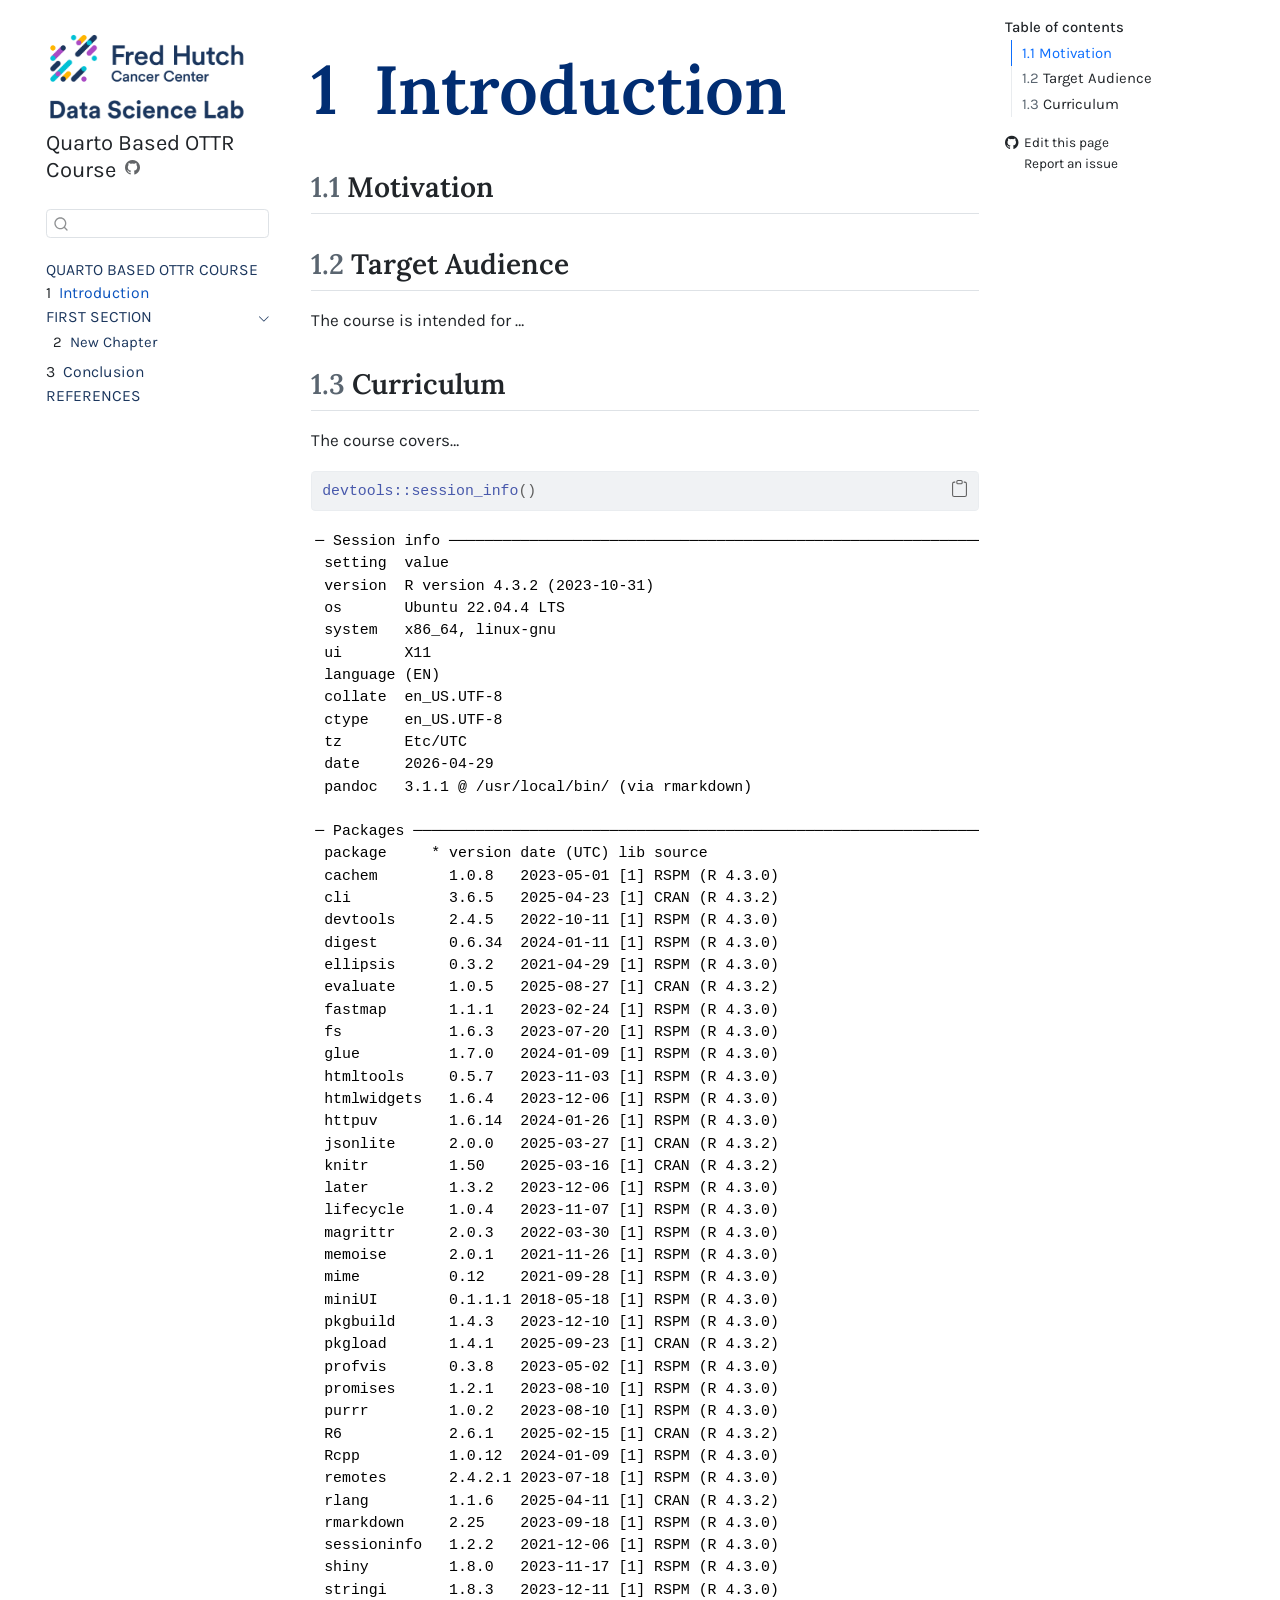
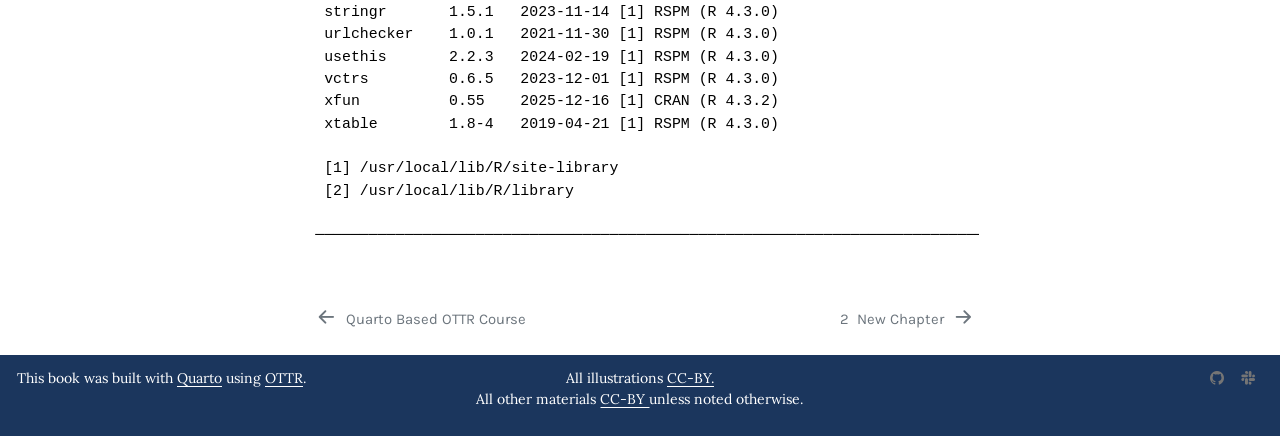
<file: docs/intro.html>
<!DOCTYPE html>
<html xmlns="http://www.w3.org/1999/xhtml" lang="en" xml:lang="en"><head>
<meta http-equiv="Content-Type" content="text/html; charset=UTF-8">
<meta charset="utf-8">
<meta name="generator" content="quarto-1.8.26">
<meta name="viewport" content="width=device-width, initial-scale=1.0, user-scalable=yes">
<title>1&nbsp; Introduction – Quarto Based OTTR Course</title>
<style>
code{white-space: pre-wrap;}
span.smallcaps{font-variant: small-caps;}
div.columns{display: flex; gap: min(4vw, 1.5em);}
div.column{flex: auto; overflow-x: auto;}
div.hanging-indent{margin-left: 1.5em; text-indent: -1.5em;}
ul.task-list{list-style: none;}
ul.task-list li input[type="checkbox"] {
  width: 0.8em;
  margin: 0 0.8em 0.2em -1em; /* quarto-specific, see https://github.com/quarto-dev/quarto-cli/issues/4556 */ 
  vertical-align: middle;
}
/* CSS for syntax highlighting */
html { -webkit-text-size-adjust: 100%; }
pre > code.sourceCode { white-space: pre; position: relative; }
pre > code.sourceCode > span { display: inline-block; line-height: 1.25; }
pre > code.sourceCode > span:empty { height: 1.2em; }
.sourceCode { overflow: visible; }
code.sourceCode > span { color: inherit; text-decoration: inherit; }
div.sourceCode { margin: 1em 0; }
pre.sourceCode { margin: 0; }
@media screen {
div.sourceCode { overflow: auto; }
}
@media print {
pre > code.sourceCode { white-space: pre-wrap; }
pre > code.sourceCode > span { text-indent: -5em; padding-left: 5em; }
}
pre.numberSource code
  { counter-reset: source-line 0; }
pre.numberSource code > span
  { position: relative; left: -4em; counter-increment: source-line; }
pre.numberSource code > span > a:first-child::before
  { content: counter(source-line);
    position: relative; left: -1em; text-align: right; vertical-align: baseline;
    border: none; display: inline-block;
    -webkit-touch-callout: none; -webkit-user-select: none;
    -khtml-user-select: none; -moz-user-select: none;
    -ms-user-select: none; user-select: none;
    padding: 0 4px; width: 4em;
  }
pre.numberSource { margin-left: 3em;  padding-left: 4px; }
div.sourceCode
  {   }
@media screen {
pre > code.sourceCode > span > a:first-child::before { text-decoration: underline; }
}
</style>

<script src="site_libs/quarto-nav/quarto-nav.js"></script>
<script src="site_libs/quarto-nav/headroom.min.js"></script>
<script src="site_libs/clipboard/clipboard.min.js"></script>
<script src="site_libs/quarto-search/autocomplete.umd.js"></script>
<script src="site_libs/quarto-search/fuse.min.js"></script>
<script src="site_libs/quarto-search/quarto-search.js"></script>
<meta name="quarto:offset" content="./">
<link href="./first-section-new-chapter.html" rel="next">
<link href="./index.html" rel="prev">
<link href="./img/favicon.ico" rel="icon">
<script src="site_libs/quarto-html/quarto.js" type="module"></script>
<script src="site_libs/quarto-html/tabsets/tabsets.js" type="module"></script>
<script src="site_libs/quarto-html/axe/axe-check.js" type="module"></script>
<script src="site_libs/quarto-html/popper.min.js"></script>
<script src="site_libs/quarto-html/tippy.umd.min.js"></script>
<script src="site_libs/quarto-html/anchor.min.js"></script>
<link href="site_libs/quarto-html/tippy.css" rel="stylesheet">
<link href="site_libs/quarto-html/quarto-syntax-highlighting-587c61ba64f3a5504c4d52d930310e48.css" rel="stylesheet" id="quarto-text-highlighting-styles">
<script src="site_libs/bootstrap/bootstrap.min.js"></script>
<link href="site_libs/bootstrap/bootstrap-icons.css" rel="stylesheet">
<link href="site_libs/bootstrap/bootstrap-0679a9180334b13cdfeb5c0040436525.min.css" rel="stylesheet" append-hash="true" id="quarto-bootstrap" data-mode="light"><script id="quarto-search-options" type="application/json">{
  "location": "sidebar",
  "copy-button": false,
  "collapse-after": 3,
  "panel-placement": "start",
  "type": "textbox",
  "limit": 50,
  "keyboard-shortcut": [
    "f",
    "/",
    "s"
  ],
  "show-item-context": false,
  "language": {
    "search-no-results-text": "No results",
    "search-matching-documents-text": "matching documents",
    "search-copy-link-title": "Copy link to search",
    "search-hide-matches-text": "Hide additional matches",
    "search-more-match-text": "more match in this document",
    "search-more-matches-text": "more matches in this document",
    "search-clear-button-title": "Clear",
    "search-text-placeholder": "",
    "search-detached-cancel-button-title": "Cancel",
    "search-submit-button-title": "Submit",
    "search-label": "Search"
  }
}</script><link rel="stylesheet" href="style.css">
</head>
<body class="nav-sidebar floating quarto-light">

<div id="quarto-search-results"></div>
  <header id="quarto-header" class="headroom fixed-top"><nav class="quarto-secondary-nav"><div class="container-fluid d-flex">
      <button type="button" class="quarto-btn-toggle btn" data-bs-toggle="collapse" role="button" data-bs-target=".quarto-sidebar-collapse-item" aria-controls="quarto-sidebar" aria-expanded="false" aria-label="Toggle sidebar navigation" onclick="if (window.quartoToggleHeadroom) { window.quartoToggleHeadroom(); }">
        <i class="bi bi-layout-text-sidebar-reverse"></i>
      </button>
        <a class="flex-grow-1 no-decor" role="navigation" data-bs-toggle="collapse" data-bs-target=".quarto-sidebar-collapse-item" aria-controls="quarto-sidebar" aria-expanded="false" aria-label="Toggle sidebar navigation" onclick="if (window.quartoToggleHeadroom) { window.quartoToggleHeadroom(); }">      
          <h1 class="quarto-secondary-nav-title">
<span class="chapter-number">1</span>&nbsp; <span class="chapter-title">Introduction</span>
</h1>
        </a>     
      <button type="button" class="btn quarto-search-button" aria-label="Search" onclick="window.quartoOpenSearch();">
        <i class="bi bi-search"></i>
      </button>
    </div>
  </nav></header><!-- content --><div id="quarto-content" class="quarto-container page-columns page-rows-contents page-layout-article">
<!-- sidebar -->
  <nav id="quarto-sidebar" class="sidebar collapse collapse-horizontal quarto-sidebar-collapse-item sidebar-navigation floating overflow-auto"><div class="pt-lg-2 mt-2 text-left sidebar-header sidebar-header-stacked">
      <a href="https://ottrproject.org/" class="sidebar-logo-link">
      <img src="./img/logo.png" alt="" class="sidebar-logo light-content py-0 d-lg-inline d-none"><img src="./img/logo.png" alt="" class="sidebar-logo dark-content py-0 d-lg-inline d-none"></a>
    <div class="sidebar-title mb-0 py-0">
      <a href="./">Quarto Based OTTR Course</a> 
        <div class="sidebar-tools-main">
    <a href="https://github.com/ottrproject/OTTR_Quarto" title="Source Code" class="quarto-navigation-tool px-1" aria-label="Source Code"><i class="bi bi-github"></i></a>
</div>
    </div>
      </div>
        <div class="mt-2 flex-shrink-0 align-items-center">
        <div class="sidebar-search">
        <div id="quarto-search" class="" title="Search"></div>
        </div>
        </div>
    <div class="sidebar-menu-container"> 
    <ul class="list-unstyled mt-1">
<li class="sidebar-item">
  <div class="sidebar-item-container"> 
  <a href="./index.html" class="sidebar-item-text sidebar-link">
 <span class="menu-text">Quarto Based OTTR Course</span></a>
  </div>
</li>
        <li class="sidebar-item">
  <div class="sidebar-item-container"> 
  <a href="./intro.html" class="sidebar-item-text sidebar-link active">
 <span class="menu-text"><span class="chapter-number">1</span>&nbsp; <span class="chapter-title">Introduction</span></span></a>
  </div>
</li>
        <li class="sidebar-item sidebar-item-section">
      <div class="sidebar-item-container"> 
            <a class="sidebar-item-text sidebar-link text-start" data-bs-toggle="collapse" data-bs-target="#quarto-sidebar-section-1" role="navigation" aria-expanded="true">
 <span class="menu-text">First Section</span></a>
          <a class="sidebar-item-toggle text-start" data-bs-toggle="collapse" data-bs-target="#quarto-sidebar-section-1" role="navigation" aria-expanded="true" aria-label="Toggle section">
            <i class="bi bi-chevron-right ms-2"></i>
          </a> 
      </div>
      <ul id="quarto-sidebar-section-1" class="collapse list-unstyled sidebar-section depth1 show">
<li class="sidebar-item">
  <div class="sidebar-item-container"> 
  <a href="./first-section-new-chapter.html" class="sidebar-item-text sidebar-link">
 <span class="menu-text"><span class="chapter-number">2</span>&nbsp; <span class="chapter-title">New Chapter</span></span></a>
  </div>
</li>
      </ul>
</li>
        <li class="sidebar-item">
  <div class="sidebar-item-container"> 
  <a href="./conclusion.html" class="sidebar-item-text sidebar-link">
 <span class="menu-text"><span class="chapter-number">3</span>&nbsp; <span class="chapter-title">Conclusion</span></span></a>
  </div>
</li>
        <li class="sidebar-item">
  <div class="sidebar-item-container"> 
  <a href="./references.html" class="sidebar-item-text sidebar-link">
 <span class="menu-text">References</span></a>
  </div>
</li>
    </ul>
</div>
</nav><div id="quarto-sidebar-glass" class="quarto-sidebar-collapse-item" data-bs-toggle="collapse" data-bs-target=".quarto-sidebar-collapse-item"></div>
<!-- margin-sidebar -->
    <div id="quarto-margin-sidebar" class="sidebar margin-sidebar">
        <nav id="TOC" role="doc-toc" class="toc-active"><h2 id="toc-title">Table of contents</h2>
   
  <ul>
<li><a href="#motivation" id="toc-motivation" class="nav-link active" data-scroll-target="#motivation"><span class="header-section-number">1.1</span> Motivation</a></li>
  <li><a href="#target-audience" id="toc-target-audience" class="nav-link" data-scroll-target="#target-audience"><span class="header-section-number">1.2</span> Target Audience</a></li>
  <li><a href="#curriculum" id="toc-curriculum" class="nav-link" data-scroll-target="#curriculum"><span class="header-section-number">1.3</span> Curriculum</a></li>
  </ul><div class="toc-actions"><ul><li><a href="https://github.com/ottrproject/OTTR_Quarto/edit/main/intro.qmd" class="toc-action"><i class="bi bi-github"></i>Edit this page</a></li><li><a href="https://docs.google.com/forms/d/e/1FAIpQLSfBvVELBg8lcynKj0TrzMlov1zil-Sbkh9VhMKRcSpeo1xo6g/viewform" class="toc-action"><i class="bi empty"></i>Report an issue</a></li></ul></div></nav>
    </div>
<!-- main -->
<main class="content" id="quarto-document-content"><header id="title-block-header" class="quarto-title-block default"><div class="quarto-title">
<h1 class="title d-none d-lg-block">
<span class="chapter-number">1</span>&nbsp; <span class="chapter-title">Introduction</span>
</h1>
</div>



<div class="quarto-title-meta">

    
  
    
  </div>
  


</header><section id="motivation" class="level2" data-number="1.1"><h2 data-number="1.1" class="anchored" data-anchor-id="motivation">
<span class="header-section-number">1.1</span> Motivation</h2>
</section><section id="target-audience" class="level2" data-number="1.2"><h2 data-number="1.2" class="anchored" data-anchor-id="target-audience">
<span class="header-section-number">1.2</span> Target Audience</h2>
<p>The course is intended for …</p>
</section><section id="curriculum" class="level2" data-number="1.3"><h2 data-number="1.3" class="anchored" data-anchor-id="curriculum">
<span class="header-section-number">1.3</span> Curriculum</h2>
<p>The course covers…</p>
<div class="cell">
<div class="code-copy-outer-scaffold"><div class="sourceCode" id="cb1"><pre class="downlit sourceCode r code-with-copy"><code class="sourceCode R"><span><span class="fu">devtools</span><span class="fu">::</span><span class="fu"><a href="https://sessioninfo.r-lib.org/reference/session_info.html">session_info</a></span><span class="op">(</span><span class="op">)</span></span></code></pre></div><button title="Copy to Clipboard" class="code-copy-button"><i class="bi"></i></button></div>
<div class="cell-output cell-output-stdout">
<pre><code>─ Session info ───────────────────────────────────────────────────────────────
 setting  value
 version  R version 4.3.2 (2023-10-31)
 os       Ubuntu 22.04.4 LTS
 system   x86_64, linux-gnu
 ui       X11
 language (EN)
 collate  en_US.UTF-8
 ctype    en_US.UTF-8
 tz       Etc/UTC
 date     2026-04-29
 pandoc   3.1.1 @ /usr/local/bin/ (via rmarkdown)

─ Packages ───────────────────────────────────────────────────────────────────
 package     * version date (UTC) lib source
 cachem        1.0.8   2023-05-01 [1] RSPM (R 4.3.0)
 cli           3.6.5   2025-04-23 [1] CRAN (R 4.3.2)
 devtools      2.4.5   2022-10-11 [1] RSPM (R 4.3.0)
 digest        0.6.34  2024-01-11 [1] RSPM (R 4.3.0)
 ellipsis      0.3.2   2021-04-29 [1] RSPM (R 4.3.0)
 evaluate      1.0.5   2025-08-27 [1] CRAN (R 4.3.2)
 fastmap       1.1.1   2023-02-24 [1] RSPM (R 4.3.0)
 fs            1.6.3   2023-07-20 [1] RSPM (R 4.3.0)
 glue          1.7.0   2024-01-09 [1] RSPM (R 4.3.0)
 htmltools     0.5.7   2023-11-03 [1] RSPM (R 4.3.0)
 htmlwidgets   1.6.4   2023-12-06 [1] RSPM (R 4.3.0)
 httpuv        1.6.14  2024-01-26 [1] RSPM (R 4.3.0)
 jsonlite      2.0.0   2025-03-27 [1] CRAN (R 4.3.2)
 knitr         1.50    2025-03-16 [1] CRAN (R 4.3.2)
 later         1.3.2   2023-12-06 [1] RSPM (R 4.3.0)
 lifecycle     1.0.4   2023-11-07 [1] RSPM (R 4.3.0)
 magrittr      2.0.3   2022-03-30 [1] RSPM (R 4.3.0)
 memoise       2.0.1   2021-11-26 [1] RSPM (R 4.3.0)
 mime          0.12    2021-09-28 [1] RSPM (R 4.3.0)
 miniUI        0.1.1.1 2018-05-18 [1] RSPM (R 4.3.0)
 pkgbuild      1.4.3   2023-12-10 [1] RSPM (R 4.3.0)
 pkgload       1.4.1   2025-09-23 [1] CRAN (R 4.3.2)
 profvis       0.3.8   2023-05-02 [1] RSPM (R 4.3.0)
 promises      1.2.1   2023-08-10 [1] RSPM (R 4.3.0)
 purrr         1.0.2   2023-08-10 [1] RSPM (R 4.3.0)
 R6            2.6.1   2025-02-15 [1] CRAN (R 4.3.2)
 Rcpp          1.0.12  2024-01-09 [1] RSPM (R 4.3.0)
 remotes       2.4.2.1 2023-07-18 [1] RSPM (R 4.3.0)
 rlang         1.1.6   2025-04-11 [1] CRAN (R 4.3.2)
 rmarkdown     2.25    2023-09-18 [1] RSPM (R 4.3.0)
 sessioninfo   1.2.2   2021-12-06 [1] RSPM (R 4.3.0)
 shiny         1.8.0   2023-11-17 [1] RSPM (R 4.3.0)
 stringi       1.8.3   2023-12-11 [1] RSPM (R 4.3.0)
 stringr       1.5.1   2023-11-14 [1] RSPM (R 4.3.0)
 urlchecker    1.0.1   2021-11-30 [1] RSPM (R 4.3.0)
 usethis       2.2.3   2024-02-19 [1] RSPM (R 4.3.0)
 vctrs         0.6.5   2023-12-01 [1] RSPM (R 4.3.0)
 xfun          0.55    2025-12-16 [1] CRAN (R 4.3.2)
 xtable        1.8-4   2019-04-21 [1] RSPM (R 4.3.0)

 [1] /usr/local/lib/R/site-library
 [2] /usr/local/lib/R/library

──────────────────────────────────────────────────────────────────────────────</code></pre>
</div>
</div>


</section></main><!-- /main --><script id="quarto-html-after-body" type="application/javascript">
  window.document.addEventListener("DOMContentLoaded", function (event) {
    const icon = "";
    const anchorJS = new window.AnchorJS();
    anchorJS.options = {
      placement: 'right',
      icon: icon
    };
    anchorJS.add('.anchored');
    const isCodeAnnotation = (el) => {
      for (const clz of el.classList) {
        if (clz.startsWith('code-annotation-')) {                     
          return true;
        }
      }
      return false;
    }
    const onCopySuccess = function(e) {
      // button target
      const button = e.trigger;
      // don't keep focus
      button.blur();
      // flash "checked"
      button.classList.add('code-copy-button-checked');
      var currentTitle = button.getAttribute("title");
      button.setAttribute("title", "Copied!");
      let tooltip;
      if (window.bootstrap) {
        button.setAttribute("data-bs-toggle", "tooltip");
        button.setAttribute("data-bs-placement", "left");
        button.setAttribute("data-bs-title", "Copied!");
        tooltip = new bootstrap.Tooltip(button, 
          { trigger: "manual", 
            customClass: "code-copy-button-tooltip",
            offset: [0, -8]});
        tooltip.show();    
      }
      setTimeout(function() {
        if (tooltip) {
          tooltip.hide();
          button.removeAttribute("data-bs-title");
          button.removeAttribute("data-bs-toggle");
          button.removeAttribute("data-bs-placement");
        }
        button.setAttribute("title", currentTitle);
        button.classList.remove('code-copy-button-checked');
      }, 1000);
      // clear code selection
      e.clearSelection();
    }
    const getTextToCopy = function(trigger) {
      const outerScaffold = trigger.parentElement.cloneNode(true);
      const codeEl = outerScaffold.querySelector('code');
      for (const childEl of codeEl.children) {
        if (isCodeAnnotation(childEl)) {
          childEl.remove();
        }
      }
      return codeEl.innerText;
    }
    const clipboard = new window.ClipboardJS('.code-copy-button:not([data-in-quarto-modal])', {
      text: getTextToCopy
    });
    clipboard.on('success', onCopySuccess);
    if (window.document.getElementById('quarto-embedded-source-code-modal')) {
      const clipboardModal = new window.ClipboardJS('.code-copy-button[data-in-quarto-modal]', {
        text: getTextToCopy,
        container: window.document.getElementById('quarto-embedded-source-code-modal')
      });
      clipboardModal.on('success', onCopySuccess);
    }
      var localhostRegex = new RegExp(/^(?:http|https):\/\/localhost\:?[0-9]*\//);
      var mailtoRegex = new RegExp(/^mailto:/);
        var filterRegex = new RegExp('/' + window.location.host + '/');
      var isInternal = (href) => {
          return filterRegex.test(href) || localhostRegex.test(href) || mailtoRegex.test(href);
      }
      // Inspect non-navigation links and adorn them if external
     var links = window.document.querySelectorAll('a[href]:not(.nav-link):not(.navbar-brand):not(.toc-action):not(.sidebar-link):not(.sidebar-item-toggle):not(.pagination-link):not(.no-external):not([aria-hidden]):not(.dropdown-item):not(.quarto-navigation-tool):not(.about-link)');
      for (var i=0; i<links.length; i++) {
        const link = links[i];
        if (!isInternal(link.href)) {
          // undo the damage that might have been done by quarto-nav.js in the case of
          // links that we want to consider external
          if (link.dataset.originalHref !== undefined) {
            link.href = link.dataset.originalHref;
          }
            // target, if specified
            link.setAttribute("target", "_blank");
            if (link.getAttribute("rel") === null) {
              link.setAttribute("rel", "noopener");
            }
        }
      }
    function tippyHover(el, contentFn, onTriggerFn, onUntriggerFn) {
      const config = {
        allowHTML: true,
        maxWidth: 500,
        delay: 100,
        arrow: false,
        appendTo: function(el) {
            return el.parentElement;
        },
        interactive: true,
        interactiveBorder: 10,
        theme: 'quarto',
        placement: 'bottom-start',
      };
      if (contentFn) {
        config.content = contentFn;
      }
      if (onTriggerFn) {
        config.onTrigger = onTriggerFn;
      }
      if (onUntriggerFn) {
        config.onUntrigger = onUntriggerFn;
      }
      window.tippy(el, config); 
    }
    const noterefs = window.document.querySelectorAll('a[role="doc-noteref"]');
    for (var i=0; i<noterefs.length; i++) {
      const ref = noterefs[i];
      tippyHover(ref, function() {
        // use id or data attribute instead here
        let href = ref.getAttribute('data-footnote-href') || ref.getAttribute('href');
        try { href = new URL(href).hash; } catch {}
        const id = href.replace(/^#\/?/, "");
        const note = window.document.getElementById(id);
        if (note) {
          return note.innerHTML;
        } else {
          return "";
        }
      });
    }
    const xrefs = window.document.querySelectorAll('a.quarto-xref');
    const processXRef = (id, note) => {
      // Strip column container classes
      const stripColumnClz = (el) => {
        el.classList.remove("page-full", "page-columns");
        if (el.children) {
          for (const child of el.children) {
            stripColumnClz(child);
          }
        }
      }
      stripColumnClz(note)
      if (id === null || id.startsWith('sec-')) {
        // Special case sections, only their first couple elements
        const container = document.createElement("div");
        if (note.children && note.children.length > 2) {
          container.appendChild(note.children[0].cloneNode(true));
          for (let i = 1; i < note.children.length; i++) {
            const child = note.children[i];
            if (child.tagName === "P" && child.innerText === "") {
              continue;
            } else {
              container.appendChild(child.cloneNode(true));
              break;
            }
          }
          if (window.Quarto?.typesetMath) {
            window.Quarto.typesetMath(container);
          }
          return container.innerHTML
        } else {
          if (window.Quarto?.typesetMath) {
            window.Quarto.typesetMath(note);
          }
          return note.innerHTML;
        }
      } else {
        // Remove any anchor links if they are present
        const anchorLink = note.querySelector('a.anchorjs-link');
        if (anchorLink) {
          anchorLink.remove();
        }
        if (window.Quarto?.typesetMath) {
          window.Quarto.typesetMath(note);
        }
        if (note.classList.contains("callout")) {
          return note.outerHTML;
        } else {
          return note.innerHTML;
        }
      }
    }
    for (var i=0; i<xrefs.length; i++) {
      const xref = xrefs[i];
      tippyHover(xref, undefined, function(instance) {
        instance.disable();
        let url = xref.getAttribute('href');
        let hash = undefined; 
        if (url.startsWith('#')) {
          hash = url;
        } else {
          try { hash = new URL(url).hash; } catch {}
        }
        if (hash) {
          const id = hash.replace(/^#\/?/, "");
          const note = window.document.getElementById(id);
          if (note !== null) {
            try {
              const html = processXRef(id, note.cloneNode(true));
              instance.setContent(html);
            } finally {
              instance.enable();
              instance.show();
            }
          } else {
            // See if we can fetch this
            fetch(url.split('#')[0])
            .then(res => res.text())
            .then(html => {
              const parser = new DOMParser();
              const htmlDoc = parser.parseFromString(html, "text/html");
              const note = htmlDoc.getElementById(id);
              if (note !== null) {
                const html = processXRef(id, note);
                instance.setContent(html);
              } 
            }).finally(() => {
              instance.enable();
              instance.show();
            });
          }
        } else {
          // See if we can fetch a full url (with no hash to target)
          // This is a special case and we should probably do some content thinning / targeting
          fetch(url)
          .then(res => res.text())
          .then(html => {
            const parser = new DOMParser();
            const htmlDoc = parser.parseFromString(html, "text/html");
            const note = htmlDoc.querySelector('main.content');
            if (note !== null) {
              // This should only happen for chapter cross references
              // (since there is no id in the URL)
              // remove the first header
              if (note.children.length > 0 && note.children[0].tagName === "HEADER") {
                note.children[0].remove();
              }
              const html = processXRef(null, note);
              instance.setContent(html);
            } 
          }).finally(() => {
            instance.enable();
            instance.show();
          });
        }
      }, function(instance) {
      });
    }
        let selectedAnnoteEl;
        const selectorForAnnotation = ( cell, annotation) => {
          let cellAttr = 'data-code-cell="' + cell + '"';
          let lineAttr = 'data-code-annotation="' +  annotation + '"';
          const selector = 'span[' + cellAttr + '][' + lineAttr + ']';
          return selector;
        }
        const selectCodeLines = (annoteEl) => {
          const doc = window.document;
          const targetCell = annoteEl.getAttribute("data-target-cell");
          const targetAnnotation = annoteEl.getAttribute("data-target-annotation");
          const annoteSpan = window.document.querySelector(selectorForAnnotation(targetCell, targetAnnotation));
          const lines = annoteSpan.getAttribute("data-code-lines").split(",");
          const lineIds = lines.map((line) => {
            return targetCell + "-" + line;
          })
          let top = null;
          let height = null;
          let parent = null;
          if (lineIds.length > 0) {
              //compute the position of the single el (top and bottom and make a div)
              const el = window.document.getElementById(lineIds[0]);
              top = el.offsetTop;
              height = el.offsetHeight;
              parent = el.parentElement.parentElement;
            if (lineIds.length > 1) {
              const lastEl = window.document.getElementById(lineIds[lineIds.length - 1]);
              const bottom = lastEl.offsetTop + lastEl.offsetHeight;
              height = bottom - top;
            }
            if (top !== null && height !== null && parent !== null) {
              // cook up a div (if necessary) and position it 
              let div = window.document.getElementById("code-annotation-line-highlight");
              if (div === null) {
                div = window.document.createElement("div");
                div.setAttribute("id", "code-annotation-line-highlight");
                div.style.position = 'absolute';
                parent.appendChild(div);
              }
              div.style.top = top - 2 + "px";
              div.style.height = height + 4 + "px";
              div.style.left = 0;
              let gutterDiv = window.document.getElementById("code-annotation-line-highlight-gutter");
              if (gutterDiv === null) {
                gutterDiv = window.document.createElement("div");
                gutterDiv.setAttribute("id", "code-annotation-line-highlight-gutter");
                gutterDiv.style.position = 'absolute';
                const codeCell = window.document.getElementById(targetCell);
                const gutter = codeCell.querySelector('.code-annotation-gutter');
                gutter.appendChild(gutterDiv);
              }
              gutterDiv.style.top = top - 2 + "px";
              gutterDiv.style.height = height + 4 + "px";
            }
            selectedAnnoteEl = annoteEl;
          }
        };
        const unselectCodeLines = () => {
          const elementsIds = ["code-annotation-line-highlight", "code-annotation-line-highlight-gutter"];
          elementsIds.forEach((elId) => {
            const div = window.document.getElementById(elId);
            if (div) {
              div.remove();
            }
          });
          selectedAnnoteEl = undefined;
        };
          // Handle positioning of the toggle
      window.addEventListener(
        "resize",
        throttle(() => {
          elRect = undefined;
          if (selectedAnnoteEl) {
            selectCodeLines(selectedAnnoteEl);
          }
        }, 10)
      );
      function throttle(fn, ms) {
      let throttle = false;
      let timer;
        return (...args) => {
          if(!throttle) { // first call gets through
              fn.apply(this, args);
              throttle = true;
          } else { // all the others get throttled
              if(timer) clearTimeout(timer); // cancel #2
              timer = setTimeout(() => {
                fn.apply(this, args);
                timer = throttle = false;
              }, ms);
          }
        };
      }
        // Attach click handler to the DT
        const annoteDls = window.document.querySelectorAll('dt[data-target-cell]');
        for (const annoteDlNode of annoteDls) {
          annoteDlNode.addEventListener('click', (event) => {
            const clickedEl = event.target;
            if (clickedEl !== selectedAnnoteEl) {
              unselectCodeLines();
              const activeEl = window.document.querySelector('dt[data-target-cell].code-annotation-active');
              if (activeEl) {
                activeEl.classList.remove('code-annotation-active');
              }
              selectCodeLines(clickedEl);
              clickedEl.classList.add('code-annotation-active');
            } else {
              // Unselect the line
              unselectCodeLines();
              clickedEl.classList.remove('code-annotation-active');
            }
          });
        }
    const findCites = (el) => {
      const parentEl = el.parentElement;
      if (parentEl) {
        const cites = parentEl.dataset.cites;
        if (cites) {
          return {
            el,
            cites: cites.split(' ')
          };
        } else {
          return findCites(el.parentElement)
        }
      } else {
        return undefined;
      }
    };
    var bibliorefs = window.document.querySelectorAll('a[role="doc-biblioref"]');
    for (var i=0; i<bibliorefs.length; i++) {
      const ref = bibliorefs[i];
      const citeInfo = findCites(ref);
      if (citeInfo) {
        tippyHover(citeInfo.el, function() {
          var popup = window.document.createElement('div');
          citeInfo.cites.forEach(function(cite) {
            var citeDiv = window.document.createElement('div');
            citeDiv.classList.add('hanging-indent');
            citeDiv.classList.add('csl-entry');
            var biblioDiv = window.document.getElementById('ref-' + cite);
            if (biblioDiv) {
              citeDiv.innerHTML = biblioDiv.innerHTML;
            }
            popup.appendChild(citeDiv);
          });
          return popup.innerHTML;
        });
      }
    }
  });
  </script><nav class="page-navigation"><div class="nav-page nav-page-previous">
      <a href="./index.html" class="pagination-link" aria-label="Quarto Based OTTR Course">
        <i class="bi bi-arrow-left-short"></i> <span class="nav-page-text">Quarto Based OTTR Course</span>
      </a>          
  </div>
  <div class="nav-page nav-page-next">
      <a href="./first-section-new-chapter.html" class="pagination-link" aria-label="New Chapter">
        <span class="nav-page-text"><span class="chapter-number">2</span>&nbsp; <span class="chapter-title">New Chapter</span></span> <i class="bi bi-arrow-right-short"></i>
      </a>
  </div>
</nav>
</div> <!-- /content -->
<footer class="footer"><div class="nav-footer">
    <div class="nav-footer-left">
<p>This book was built with <a href="https://quarto.org/" style="color: #fff;">Quarto</a> using <a href="https://github.com/ottrproject/OTTR_Quarto" style="color: #fff;">OTTR</a>.</p>
</div>   
    <div class="nav-footer-center">
<p>All illustrations <a href="https://creativecommons.org/licenses/by/4.0/" style="color: #fff;">CC-BY. </a> <br> All other materials <a href="https://creativecommons.org/licenses/by/4.0/" style="color: #fff;"> CC-BY </a> unless noted otherwise.</p>
<div class="toc-actions d-sm-block d-md-none"><ul><li><a href="https://github.com/ottrproject/OTTR_Quarto/edit/main/intro.qmd" class="toc-action"><i class="bi bi-github"></i>Edit this page</a></li><li><a href="https://docs.google.com/forms/d/e/1FAIpQLSfBvVELBg8lcynKj0TrzMlov1zil-Sbkh9VhMKRcSpeo1xo6g/viewform" class="toc-action"><i class="bi empty"></i>Report an issue</a></li></ul></div></div>
    <div class="nav-footer-right">
      <ul class="footer-items list-unstyled">
<li class="nav-item compact">
    <a class="nav-link" href="https://github.com/">
      <i class="bi bi-github" role="img">
</i> 
    </a>
  </li>  
    <li class="nav-item compact">
    <a class="nav-link" href="https://fhdata.slack.com/join/signup#/domain-signup">
      <i class="bi bi-slack" role="img">
</i> 
    </a>
  </li>  
</ul>
</div>
  </div>
</footer>


</body></html>
</file>
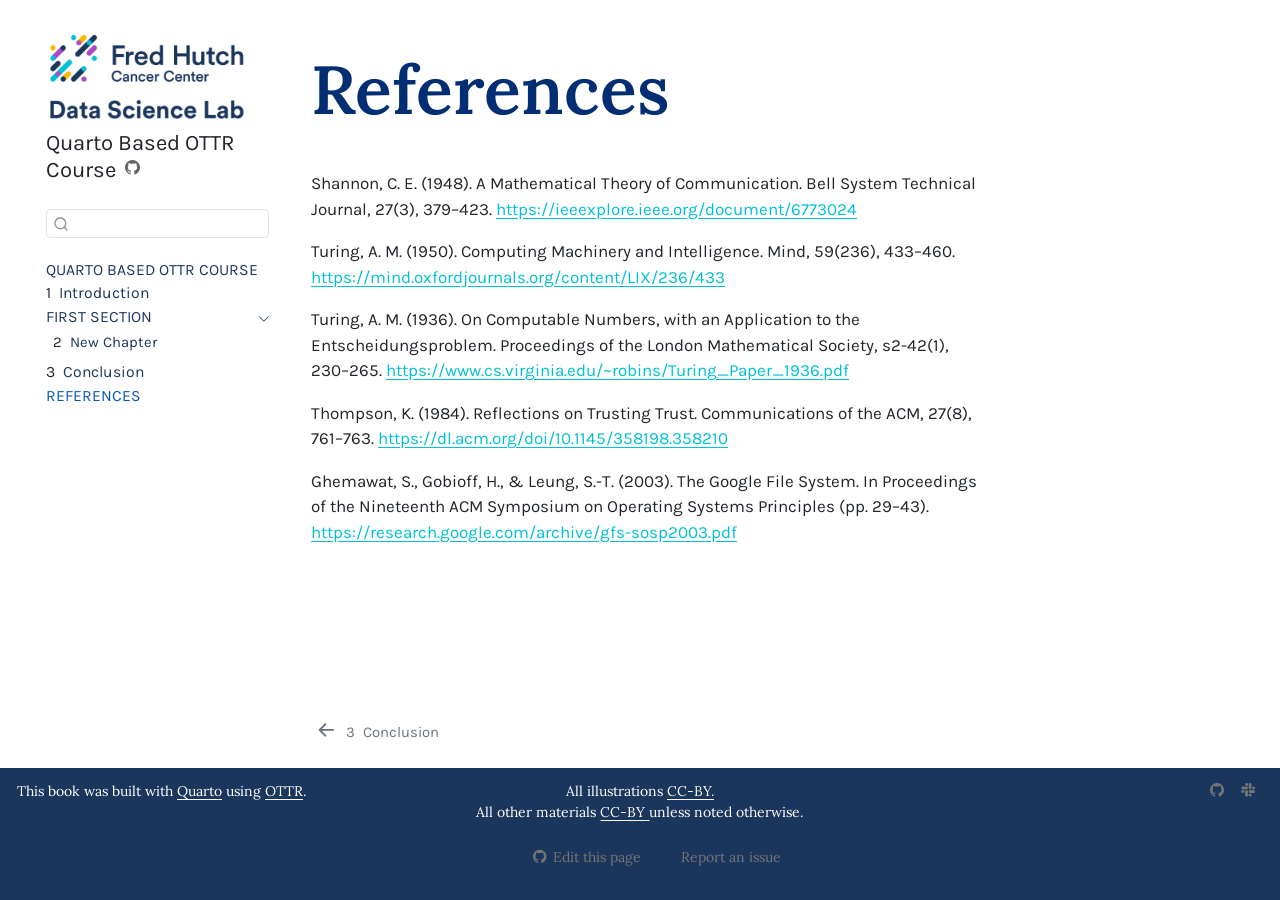
<file: docs/references.html>
<!DOCTYPE html>
<html xmlns="http://www.w3.org/1999/xhtml" lang="en" xml:lang="en"><head>

<meta charset="utf-8">
<meta name="generator" content="quarto-1.8.26">

<meta name="viewport" content="width=device-width, initial-scale=1.0, user-scalable=yes">


<title>References – Quarto Based OTTR Course</title>
<style>
code{white-space: pre-wrap;}
span.smallcaps{font-variant: small-caps;}
div.columns{display: flex; gap: min(4vw, 1.5em);}
div.column{flex: auto; overflow-x: auto;}
div.hanging-indent{margin-left: 1.5em; text-indent: -1.5em;}
ul.task-list{list-style: none;}
ul.task-list li input[type="checkbox"] {
  width: 0.8em;
  margin: 0 0.8em 0.2em -1em; /* quarto-specific, see https://github.com/quarto-dev/quarto-cli/issues/4556 */ 
  vertical-align: middle;
}
</style>


<script src="site_libs/quarto-nav/quarto-nav.js"></script>
<script src="site_libs/quarto-nav/headroom.min.js"></script>
<script src="site_libs/clipboard/clipboard.min.js"></script>
<script src="site_libs/quarto-search/autocomplete.umd.js"></script>
<script src="site_libs/quarto-search/fuse.min.js"></script>
<script src="site_libs/quarto-search/quarto-search.js"></script>
<meta name="quarto:offset" content="./">
<link href="./conclusion.html" rel="prev">
<link href="./img/favicon.ico" rel="icon">
<script src="site_libs/quarto-html/quarto.js" type="module"></script>
<script src="site_libs/quarto-html/tabsets/tabsets.js" type="module"></script>
<script src="site_libs/quarto-html/axe/axe-check.js" type="module"></script>
<script src="site_libs/quarto-html/popper.min.js"></script>
<script src="site_libs/quarto-html/tippy.umd.min.js"></script>
<script src="site_libs/quarto-html/anchor.min.js"></script>
<link href="site_libs/quarto-html/tippy.css" rel="stylesheet">
<link href="site_libs/quarto-html/quarto-syntax-highlighting-587c61ba64f3a5504c4d52d930310e48.css" rel="stylesheet" id="quarto-text-highlighting-styles">
<script src="site_libs/bootstrap/bootstrap.min.js"></script>
<link href="site_libs/bootstrap/bootstrap-icons.css" rel="stylesheet">
<link href="site_libs/bootstrap/bootstrap-0679a9180334b13cdfeb5c0040436525.min.css" rel="stylesheet" append-hash="true" id="quarto-bootstrap" data-mode="light">
<script id="quarto-search-options" type="application/json">{
  "location": "sidebar",
  "copy-button": false,
  "collapse-after": 3,
  "panel-placement": "start",
  "type": "textbox",
  "limit": 50,
  "keyboard-shortcut": [
    "f",
    "/",
    "s"
  ],
  "show-item-context": false,
  "language": {
    "search-no-results-text": "No results",
    "search-matching-documents-text": "matching documents",
    "search-copy-link-title": "Copy link to search",
    "search-hide-matches-text": "Hide additional matches",
    "search-more-match-text": "more match in this document",
    "search-more-matches-text": "more matches in this document",
    "search-clear-button-title": "Clear",
    "search-text-placeholder": "",
    "search-detached-cancel-button-title": "Cancel",
    "search-submit-button-title": "Submit",
    "search-label": "Search"
  }
}</script>


<link rel="stylesheet" href="style.css">
</head>

<body class="nav-sidebar floating quarto-light">

<div id="quarto-search-results"></div>
  <header id="quarto-header" class="headroom fixed-top">
  <nav class="quarto-secondary-nav">
    <div class="container-fluid d-flex">
      <button type="button" class="quarto-btn-toggle btn" data-bs-toggle="collapse" role="button" data-bs-target=".quarto-sidebar-collapse-item" aria-controls="quarto-sidebar" aria-expanded="false" aria-label="Toggle sidebar navigation" onclick="if (window.quartoToggleHeadroom) { window.quartoToggleHeadroom(); }">
        <i class="bi bi-layout-text-sidebar-reverse"></i>
      </button>
        <a class="flex-grow-1 no-decor" role="navigation" data-bs-toggle="collapse" data-bs-target=".quarto-sidebar-collapse-item" aria-controls="quarto-sidebar" aria-expanded="false" aria-label="Toggle sidebar navigation" onclick="if (window.quartoToggleHeadroom) { window.quartoToggleHeadroom(); }">      
          <h1 class="quarto-secondary-nav-title">References</h1>
        </a>     
      <button type="button" class="btn quarto-search-button" aria-label="Search" onclick="window.quartoOpenSearch();">
        <i class="bi bi-search"></i>
      </button>
    </div>
  </nav>
</header>
<!-- content -->
<div id="quarto-content" class="quarto-container page-columns page-rows-contents page-layout-article">
<!-- sidebar -->
  <nav id="quarto-sidebar" class="sidebar collapse collapse-horizontal quarto-sidebar-collapse-item sidebar-navigation floating overflow-auto">
    <div class="pt-lg-2 mt-2 text-left sidebar-header sidebar-header-stacked">
      <a href="https://ottrproject.org/" class="sidebar-logo-link">
      <img src="./img/logo.png" alt="" class="sidebar-logo light-content py-0 d-lg-inline d-none">
      <img src="./img/logo.png" alt="" class="sidebar-logo dark-content py-0 d-lg-inline d-none">
      </a>
    <div class="sidebar-title mb-0 py-0">
      <a href="./">Quarto Based OTTR Course</a> 
        <div class="sidebar-tools-main">
    <a href="https://github.com/ottrproject/OTTR_Quarto" title="Source Code" class="quarto-navigation-tool px-1" aria-label="Source Code"><i class="bi bi-github"></i></a>
</div>
    </div>
      </div>
        <div class="mt-2 flex-shrink-0 align-items-center">
        <div class="sidebar-search">
        <div id="quarto-search" class="" title="Search"></div>
        </div>
        </div>
    <div class="sidebar-menu-container"> 
    <ul class="list-unstyled mt-1">
        <li class="sidebar-item">
  <div class="sidebar-item-container"> 
  <a href="./index.html" class="sidebar-item-text sidebar-link">
 <span class="menu-text">Quarto Based OTTR Course</span></a>
  </div>
</li>
        <li class="sidebar-item">
  <div class="sidebar-item-container"> 
  <a href="./intro.html" class="sidebar-item-text sidebar-link">
 <span class="menu-text"><span class="chapter-number">1</span>&nbsp; <span class="chapter-title">Introduction</span></span></a>
  </div>
</li>
        <li class="sidebar-item sidebar-item-section">
      <div class="sidebar-item-container"> 
            <a class="sidebar-item-text sidebar-link text-start" data-bs-toggle="collapse" data-bs-target="#quarto-sidebar-section-1" role="navigation" aria-expanded="true">
 <span class="menu-text">First Section</span></a>
          <a class="sidebar-item-toggle text-start" data-bs-toggle="collapse" data-bs-target="#quarto-sidebar-section-1" role="navigation" aria-expanded="true" aria-label="Toggle section">
            <i class="bi bi-chevron-right ms-2"></i>
          </a> 
      </div>
      <ul id="quarto-sidebar-section-1" class="collapse list-unstyled sidebar-section depth1 show">  
          <li class="sidebar-item">
  <div class="sidebar-item-container"> 
  <a href="./first-section-new-chapter.html" class="sidebar-item-text sidebar-link">
 <span class="menu-text"><span class="chapter-number">2</span>&nbsp; <span class="chapter-title">New Chapter</span></span></a>
  </div>
</li>
      </ul>
  </li>
        <li class="sidebar-item">
  <div class="sidebar-item-container"> 
  <a href="./conclusion.html" class="sidebar-item-text sidebar-link">
 <span class="menu-text"><span class="chapter-number">3</span>&nbsp; <span class="chapter-title">Conclusion</span></span></a>
  </div>
</li>
        <li class="sidebar-item">
  <div class="sidebar-item-container"> 
  <a href="./references.html" class="sidebar-item-text sidebar-link active">
 <span class="menu-text">References</span></a>
  </div>
</li>
    </ul>
    </div>
</nav>
<div id="quarto-sidebar-glass" class="quarto-sidebar-collapse-item" data-bs-toggle="collapse" data-bs-target=".quarto-sidebar-collapse-item"></div>
<!-- margin-sidebar -->
    <div id="quarto-margin-sidebar" class="sidebar margin-sidebar zindex-bottom">
        
    </div>
<!-- main -->
<main class="content" id="quarto-document-content">

<header id="title-block-header" class="quarto-title-block default">
<div class="quarto-title">
<h1 class="title d-none d-lg-block">References</h1>
</div>



<div class="quarto-title-meta">

    
  
    
  </div>
  


</header>


<p>Shannon, C. E. (1948). A Mathematical Theory of Communication. Bell System Technical Journal, 27(3), 379–423. <a href="https://ieeexplore.ieee.org/document/6773024">https://ieeexplore.ieee.org/document/6773024</a></p>
<p>Turing, A. M. (1950). Computing Machinery and Intelligence. Mind, 59(236), 433–460. <a href="https://mind.oxfordjournals.org/content/LIX/236/433">https://mind.oxfordjournals.org/content/LIX/236/433</a></p>
<p>Turing, A. M. (1936). On Computable Numbers, with an Application to the Entscheidungsproblem. Proceedings of the London Mathematical Society, s2-42(1), 230–265. <a href="https://www.cs.virginia.edu/~robins/Turing_Paper_1936.pdf">https://www.cs.virginia.edu/~robins/Turing_Paper_1936.pdf</a></p>
<p>Thompson, K. (1984). Reflections on Trusting Trust. Communications of the ACM, 27(8), 761–763. <a href="https://dl.acm.org/doi/10.1145/358198.358210">https://dl.acm.org/doi/10.1145/358198.358210</a></p>
<p>Ghemawat, S., Gobioff, H., &amp; Leung, S.-T. (2003). The Google File System. In Proceedings of the Nineteenth ACM Symposium on Operating Systems Principles (pp.&nbsp;29–43). <a href="https://research.google.com/archive/gfs-sosp2003.pdf">https://research.google.com/archive/gfs-sosp2003.pdf</a></p>



</main> <!-- /main -->
<script id="quarto-html-after-body" type="application/javascript">
  window.document.addEventListener("DOMContentLoaded", function (event) {
    const icon = "";
    const anchorJS = new window.AnchorJS();
    anchorJS.options = {
      placement: 'right',
      icon: icon
    };
    anchorJS.add('.anchored');
    const isCodeAnnotation = (el) => {
      for (const clz of el.classList) {
        if (clz.startsWith('code-annotation-')) {                     
          return true;
        }
      }
      return false;
    }
    const onCopySuccess = function(e) {
      // button target
      const button = e.trigger;
      // don't keep focus
      button.blur();
      // flash "checked"
      button.classList.add('code-copy-button-checked');
      var currentTitle = button.getAttribute("title");
      button.setAttribute("title", "Copied!");
      let tooltip;
      if (window.bootstrap) {
        button.setAttribute("data-bs-toggle", "tooltip");
        button.setAttribute("data-bs-placement", "left");
        button.setAttribute("data-bs-title", "Copied!");
        tooltip = new bootstrap.Tooltip(button, 
          { trigger: "manual", 
            customClass: "code-copy-button-tooltip",
            offset: [0, -8]});
        tooltip.show();    
      }
      setTimeout(function() {
        if (tooltip) {
          tooltip.hide();
          button.removeAttribute("data-bs-title");
          button.removeAttribute("data-bs-toggle");
          button.removeAttribute("data-bs-placement");
        }
        button.setAttribute("title", currentTitle);
        button.classList.remove('code-copy-button-checked');
      }, 1000);
      // clear code selection
      e.clearSelection();
    }
    const getTextToCopy = function(trigger) {
      const outerScaffold = trigger.parentElement.cloneNode(true);
      const codeEl = outerScaffold.querySelector('code');
      for (const childEl of codeEl.children) {
        if (isCodeAnnotation(childEl)) {
          childEl.remove();
        }
      }
      return codeEl.innerText;
    }
    const clipboard = new window.ClipboardJS('.code-copy-button:not([data-in-quarto-modal])', {
      text: getTextToCopy
    });
    clipboard.on('success', onCopySuccess);
    if (window.document.getElementById('quarto-embedded-source-code-modal')) {
      const clipboardModal = new window.ClipboardJS('.code-copy-button[data-in-quarto-modal]', {
        text: getTextToCopy,
        container: window.document.getElementById('quarto-embedded-source-code-modal')
      });
      clipboardModal.on('success', onCopySuccess);
    }
      var localhostRegex = new RegExp(/^(?:http|https):\/\/localhost\:?[0-9]*\//);
      var mailtoRegex = new RegExp(/^mailto:/);
        var filterRegex = new RegExp('/' + window.location.host + '/');
      var isInternal = (href) => {
          return filterRegex.test(href) || localhostRegex.test(href) || mailtoRegex.test(href);
      }
      // Inspect non-navigation links and adorn them if external
     var links = window.document.querySelectorAll('a[href]:not(.nav-link):not(.navbar-brand):not(.toc-action):not(.sidebar-link):not(.sidebar-item-toggle):not(.pagination-link):not(.no-external):not([aria-hidden]):not(.dropdown-item):not(.quarto-navigation-tool):not(.about-link)');
      for (var i=0; i<links.length; i++) {
        const link = links[i];
        if (!isInternal(link.href)) {
          // undo the damage that might have been done by quarto-nav.js in the case of
          // links that we want to consider external
          if (link.dataset.originalHref !== undefined) {
            link.href = link.dataset.originalHref;
          }
            // target, if specified
            link.setAttribute("target", "_blank");
            if (link.getAttribute("rel") === null) {
              link.setAttribute("rel", "noopener");
            }
        }
      }
    function tippyHover(el, contentFn, onTriggerFn, onUntriggerFn) {
      const config = {
        allowHTML: true,
        maxWidth: 500,
        delay: 100,
        arrow: false,
        appendTo: function(el) {
            return el.parentElement;
        },
        interactive: true,
        interactiveBorder: 10,
        theme: 'quarto',
        placement: 'bottom-start',
      };
      if (contentFn) {
        config.content = contentFn;
      }
      if (onTriggerFn) {
        config.onTrigger = onTriggerFn;
      }
      if (onUntriggerFn) {
        config.onUntrigger = onUntriggerFn;
      }
      window.tippy(el, config); 
    }
    const noterefs = window.document.querySelectorAll('a[role="doc-noteref"]');
    for (var i=0; i<noterefs.length; i++) {
      const ref = noterefs[i];
      tippyHover(ref, function() {
        // use id or data attribute instead here
        let href = ref.getAttribute('data-footnote-href') || ref.getAttribute('href');
        try { href = new URL(href).hash; } catch {}
        const id = href.replace(/^#\/?/, "");
        const note = window.document.getElementById(id);
        if (note) {
          return note.innerHTML;
        } else {
          return "";
        }
      });
    }
    const xrefs = window.document.querySelectorAll('a.quarto-xref');
    const processXRef = (id, note) => {
      // Strip column container classes
      const stripColumnClz = (el) => {
        el.classList.remove("page-full", "page-columns");
        if (el.children) {
          for (const child of el.children) {
            stripColumnClz(child);
          }
        }
      }
      stripColumnClz(note)
      if (id === null || id.startsWith('sec-')) {
        // Special case sections, only their first couple elements
        const container = document.createElement("div");
        if (note.children && note.children.length > 2) {
          container.appendChild(note.children[0].cloneNode(true));
          for (let i = 1; i < note.children.length; i++) {
            const child = note.children[i];
            if (child.tagName === "P" && child.innerText === "") {
              continue;
            } else {
              container.appendChild(child.cloneNode(true));
              break;
            }
          }
          if (window.Quarto?.typesetMath) {
            window.Quarto.typesetMath(container);
          }
          return container.innerHTML
        } else {
          if (window.Quarto?.typesetMath) {
            window.Quarto.typesetMath(note);
          }
          return note.innerHTML;
        }
      } else {
        // Remove any anchor links if they are present
        const anchorLink = note.querySelector('a.anchorjs-link');
        if (anchorLink) {
          anchorLink.remove();
        }
        if (window.Quarto?.typesetMath) {
          window.Quarto.typesetMath(note);
        }
        if (note.classList.contains("callout")) {
          return note.outerHTML;
        } else {
          return note.innerHTML;
        }
      }
    }
    for (var i=0; i<xrefs.length; i++) {
      const xref = xrefs[i];
      tippyHover(xref, undefined, function(instance) {
        instance.disable();
        let url = xref.getAttribute('href');
        let hash = undefined; 
        if (url.startsWith('#')) {
          hash = url;
        } else {
          try { hash = new URL(url).hash; } catch {}
        }
        if (hash) {
          const id = hash.replace(/^#\/?/, "");
          const note = window.document.getElementById(id);
          if (note !== null) {
            try {
              const html = processXRef(id, note.cloneNode(true));
              instance.setContent(html);
            } finally {
              instance.enable();
              instance.show();
            }
          } else {
            // See if we can fetch this
            fetch(url.split('#')[0])
            .then(res => res.text())
            .then(html => {
              const parser = new DOMParser();
              const htmlDoc = parser.parseFromString(html, "text/html");
              const note = htmlDoc.getElementById(id);
              if (note !== null) {
                const html = processXRef(id, note);
                instance.setContent(html);
              } 
            }).finally(() => {
              instance.enable();
              instance.show();
            });
          }
        } else {
          // See if we can fetch a full url (with no hash to target)
          // This is a special case and we should probably do some content thinning / targeting
          fetch(url)
          .then(res => res.text())
          .then(html => {
            const parser = new DOMParser();
            const htmlDoc = parser.parseFromString(html, "text/html");
            const note = htmlDoc.querySelector('main.content');
            if (note !== null) {
              // This should only happen for chapter cross references
              // (since there is no id in the URL)
              // remove the first header
              if (note.children.length > 0 && note.children[0].tagName === "HEADER") {
                note.children[0].remove();
              }
              const html = processXRef(null, note);
              instance.setContent(html);
            } 
          }).finally(() => {
            instance.enable();
            instance.show();
          });
        }
      }, function(instance) {
      });
    }
        let selectedAnnoteEl;
        const selectorForAnnotation = ( cell, annotation) => {
          let cellAttr = 'data-code-cell="' + cell + '"';
          let lineAttr = 'data-code-annotation="' +  annotation + '"';
          const selector = 'span[' + cellAttr + '][' + lineAttr + ']';
          return selector;
        }
        const selectCodeLines = (annoteEl) => {
          const doc = window.document;
          const targetCell = annoteEl.getAttribute("data-target-cell");
          const targetAnnotation = annoteEl.getAttribute("data-target-annotation");
          const annoteSpan = window.document.querySelector(selectorForAnnotation(targetCell, targetAnnotation));
          const lines = annoteSpan.getAttribute("data-code-lines").split(",");
          const lineIds = lines.map((line) => {
            return targetCell + "-" + line;
          })
          let top = null;
          let height = null;
          let parent = null;
          if (lineIds.length > 0) {
              //compute the position of the single el (top and bottom and make a div)
              const el = window.document.getElementById(lineIds[0]);
              top = el.offsetTop;
              height = el.offsetHeight;
              parent = el.parentElement.parentElement;
            if (lineIds.length > 1) {
              const lastEl = window.document.getElementById(lineIds[lineIds.length - 1]);
              const bottom = lastEl.offsetTop + lastEl.offsetHeight;
              height = bottom - top;
            }
            if (top !== null && height !== null && parent !== null) {
              // cook up a div (if necessary) and position it 
              let div = window.document.getElementById("code-annotation-line-highlight");
              if (div === null) {
                div = window.document.createElement("div");
                div.setAttribute("id", "code-annotation-line-highlight");
                div.style.position = 'absolute';
                parent.appendChild(div);
              }
              div.style.top = top - 2 + "px";
              div.style.height = height + 4 + "px";
              div.style.left = 0;
              let gutterDiv = window.document.getElementById("code-annotation-line-highlight-gutter");
              if (gutterDiv === null) {
                gutterDiv = window.document.createElement("div");
                gutterDiv.setAttribute("id", "code-annotation-line-highlight-gutter");
                gutterDiv.style.position = 'absolute';
                const codeCell = window.document.getElementById(targetCell);
                const gutter = codeCell.querySelector('.code-annotation-gutter');
                gutter.appendChild(gutterDiv);
              }
              gutterDiv.style.top = top - 2 + "px";
              gutterDiv.style.height = height + 4 + "px";
            }
            selectedAnnoteEl = annoteEl;
          }
        };
        const unselectCodeLines = () => {
          const elementsIds = ["code-annotation-line-highlight", "code-annotation-line-highlight-gutter"];
          elementsIds.forEach((elId) => {
            const div = window.document.getElementById(elId);
            if (div) {
              div.remove();
            }
          });
          selectedAnnoteEl = undefined;
        };
          // Handle positioning of the toggle
      window.addEventListener(
        "resize",
        throttle(() => {
          elRect = undefined;
          if (selectedAnnoteEl) {
            selectCodeLines(selectedAnnoteEl);
          }
        }, 10)
      );
      function throttle(fn, ms) {
      let throttle = false;
      let timer;
        return (...args) => {
          if(!throttle) { // first call gets through
              fn.apply(this, args);
              throttle = true;
          } else { // all the others get throttled
              if(timer) clearTimeout(timer); // cancel #2
              timer = setTimeout(() => {
                fn.apply(this, args);
                timer = throttle = false;
              }, ms);
          }
        };
      }
        // Attach click handler to the DT
        const annoteDls = window.document.querySelectorAll('dt[data-target-cell]');
        for (const annoteDlNode of annoteDls) {
          annoteDlNode.addEventListener('click', (event) => {
            const clickedEl = event.target;
            if (clickedEl !== selectedAnnoteEl) {
              unselectCodeLines();
              const activeEl = window.document.querySelector('dt[data-target-cell].code-annotation-active');
              if (activeEl) {
                activeEl.classList.remove('code-annotation-active');
              }
              selectCodeLines(clickedEl);
              clickedEl.classList.add('code-annotation-active');
            } else {
              // Unselect the line
              unselectCodeLines();
              clickedEl.classList.remove('code-annotation-active');
            }
          });
        }
    const findCites = (el) => {
      const parentEl = el.parentElement;
      if (parentEl) {
        const cites = parentEl.dataset.cites;
        if (cites) {
          return {
            el,
            cites: cites.split(' ')
          };
        } else {
          return findCites(el.parentElement)
        }
      } else {
        return undefined;
      }
    };
    var bibliorefs = window.document.querySelectorAll('a[role="doc-biblioref"]');
    for (var i=0; i<bibliorefs.length; i++) {
      const ref = bibliorefs[i];
      const citeInfo = findCites(ref);
      if (citeInfo) {
        tippyHover(citeInfo.el, function() {
          var popup = window.document.createElement('div');
          citeInfo.cites.forEach(function(cite) {
            var citeDiv = window.document.createElement('div');
            citeDiv.classList.add('hanging-indent');
            citeDiv.classList.add('csl-entry');
            var biblioDiv = window.document.getElementById('ref-' + cite);
            if (biblioDiv) {
              citeDiv.innerHTML = biblioDiv.innerHTML;
            }
            popup.appendChild(citeDiv);
          });
          return popup.innerHTML;
        });
      }
    }
  });
  </script>
<nav class="page-navigation">
  <div class="nav-page nav-page-previous">
      <a href="./conclusion.html" class="pagination-link" aria-label="Conclusion">
        <i class="bi bi-arrow-left-short"></i> <span class="nav-page-text"><span class="chapter-number">3</span>&nbsp; <span class="chapter-title">Conclusion</span></span>
      </a>          
  </div>
  <div class="nav-page nav-page-next">
  </div>
</nav>
</div> <!-- /content -->
<footer class="footer">
  <div class="nav-footer">
    <div class="nav-footer-left">
<p>This book was built with <a href="https://quarto.org/" style="color: #fff;">Quarto</a> using <a href="https://github.com/ottrproject/OTTR_Quarto" style="color: #fff;">OTTR</a>.</p>
</div>   
    <div class="nav-footer-center">
<p>All illustrations <a href="https://creativecommons.org/licenses/by/4.0/" style="color: #fff;">CC-BY. </a> <br> All other materials <a href="https://creativecommons.org/licenses/by/4.0/" style="color: #fff;"> CC-BY </a> unless noted otherwise.</p>
<div class="toc-actions"><ul><li><a href="https://github.com/ottrproject/OTTR_Quarto/edit/main/references.qmd" class="toc-action"><i class="bi bi-github"></i>Edit this page</a></li><li><a href="https://docs.google.com/forms/d/e/1FAIpQLSfBvVELBg8lcynKj0TrzMlov1zil-Sbkh9VhMKRcSpeo1xo6g/viewform" class="toc-action"><i class="bi empty"></i>Report an issue</a></li></ul></div></div>
    <div class="nav-footer-right">
      <ul class="footer-items list-unstyled">
    <li class="nav-item compact">
    <a class="nav-link" href="https://github.com/">
      <i class="bi bi-github" role="img">
</i> 
    </a>
  </li>  
    <li class="nav-item compact">
    <a class="nav-link" href="https://fhdata.slack.com/join/signup#/domain-signup">
      <i class="bi bi-slack" role="img">
</i> 
    </a>
  </li>  
</ul>
    </div>
  </div>
</footer>




</body></html>
</file>
<file: docs/site_libs/quarto-html/tippy.css>
.tippy-box[data-animation=fade][data-state=hidden]{opacity:0}[data-tippy-root]{max-width:calc(100vw - 10px)}.tippy-box{position:relative;background-color:#333;color:#fff;border-radius:4px;font-size:14px;line-height:1.4;white-space:normal;outline:0;transition-property:transform,visibility,opacity}.tippy-box[data-placement^=top]>.tippy-arrow{bottom:0}.tippy-box[data-placement^=top]>.tippy-arrow:before{bottom:-7px;left:0;border-width:8px 8px 0;border-top-color:initial;transform-origin:center top}.tippy-box[data-placement^=bottom]>.tippy-arrow{top:0}.tippy-box[data-placement^=bottom]>.tippy-arrow:before{top:-7px;left:0;border-width:0 8px 8px;border-bottom-color:initial;transform-origin:center bottom}.tippy-box[data-placement^=left]>.tippy-arrow{right:0}.tippy-box[data-placement^=left]>.tippy-arrow:before{border-width:8px 0 8px 8px;border-left-color:initial;right:-7px;transform-origin:center left}.tippy-box[data-placement^=right]>.tippy-arrow{left:0}.tippy-box[data-placement^=right]>.tippy-arrow:before{left:-7px;border-width:8px 8px 8px 0;border-right-color:initial;transform-origin:center right}.tippy-box[data-inertia][data-state=visible]{transition-timing-function:cubic-bezier(.54,1.5,.38,1.11)}.tippy-arrow{width:16px;height:16px;color:#333}.tippy-arrow:before{content:"";position:absolute;border-color:transparent;border-style:solid}.tippy-content{position:relative;padding:5px 9px;z-index:1}
</file>
<file: docs/site_libs/quarto-html/quarto-syntax-highlighting-587c61ba64f3a5504c4d52d930310e48.css>
/* quarto syntax highlight colors */
:root {
  --quarto-hl-ot-color: #003B4F;
  --quarto-hl-at-color: #657422;
  --quarto-hl-ss-color: #20794D;
  --quarto-hl-an-color: #5E5E5E;
  --quarto-hl-fu-color: #4758AB;
  --quarto-hl-st-color: #20794D;
  --quarto-hl-cf-color: #003B4F;
  --quarto-hl-op-color: #5E5E5E;
  --quarto-hl-er-color: #AD0000;
  --quarto-hl-bn-color: #AD0000;
  --quarto-hl-al-color: #AD0000;
  --quarto-hl-va-color: #111111;
  --quarto-hl-bu-color: inherit;
  --quarto-hl-ex-color: inherit;
  --quarto-hl-pp-color: #AD0000;
  --quarto-hl-in-color: #5E5E5E;
  --quarto-hl-vs-color: #20794D;
  --quarto-hl-wa-color: #5E5E5E;
  --quarto-hl-do-color: #5E5E5E;
  --quarto-hl-im-color: #00769E;
  --quarto-hl-ch-color: #20794D;
  --quarto-hl-dt-color: #AD0000;
  --quarto-hl-fl-color: #AD0000;
  --quarto-hl-co-color: #5E5E5E;
  --quarto-hl-cv-color: #5E5E5E;
  --quarto-hl-cn-color: #8f5902;
  --quarto-hl-sc-color: #5E5E5E;
  --quarto-hl-dv-color: #AD0000;
  --quarto-hl-kw-color: #003B4F;
}

/* other quarto variables */
:root {
  --quarto-font-monospace: SFMono-Regular, Menlo, Monaco, Consolas, "Liberation Mono", "Courier New", monospace;
}

/* syntax highlight based on Pandoc's rules */
pre > code.sourceCode > span {
  color: #003B4F;
}

code.sourceCode > span {
  color: #003B4F;
}

div.sourceCode,
div.sourceCode pre.sourceCode {
  color: #003B4F;
}

/* Normal */
code span {
  color: #003B4F;
}

/* Alert */
code span.al {
  color: #AD0000;
  font-style: inherit;
}

/* Annotation */
code span.an {
  color: #5E5E5E;
  font-style: inherit;
}

/* Attribute */
code span.at {
  color: #657422;
  font-style: inherit;
}

/* BaseN */
code span.bn {
  color: #AD0000;
  font-style: inherit;
}

/* BuiltIn */
code span.bu {
  font-style: inherit;
}

/* ControlFlow */
code span.cf {
  color: #003B4F;
  font-weight: bold;
  font-style: inherit;
}

/* Char */
code span.ch {
  color: #20794D;
  font-style: inherit;
}

/* Constant */
code span.cn {
  color: #8f5902;
  font-style: inherit;
}

/* Comment */
code span.co {
  color: #5E5E5E;
  font-style: inherit;
}

/* CommentVar */
code span.cv {
  color: #5E5E5E;
  font-style: italic;
}

/* Documentation */
code span.do {
  color: #5E5E5E;
  font-style: italic;
}

/* DataType */
code span.dt {
  color: #AD0000;
  font-style: inherit;
}

/* DecVal */
code span.dv {
  color: #AD0000;
  font-style: inherit;
}

/* Error */
code span.er {
  color: #AD0000;
  font-style: inherit;
}

/* Extension */
code span.ex {
  font-style: inherit;
}

/* Float */
code span.fl {
  color: #AD0000;
  font-style: inherit;
}

/* Function */
code span.fu {
  color: #4758AB;
  font-style: inherit;
}

/* Import */
code span.im {
  color: #00769E;
  font-style: inherit;
}

/* Information */
code span.in {
  color: #5E5E5E;
  font-style: inherit;
}

/* Keyword */
code span.kw {
  color: #003B4F;
  font-weight: bold;
  font-style: inherit;
}

/* Operator */
code span.op {
  color: #5E5E5E;
  font-style: inherit;
}

/* Other */
code span.ot {
  color: #003B4F;
  font-style: inherit;
}

/* Preprocessor */
code span.pp {
  color: #AD0000;
  font-style: inherit;
}

/* SpecialChar */
code span.sc {
  color: #5E5E5E;
  font-style: inherit;
}

/* SpecialString */
code span.ss {
  color: #20794D;
  font-style: inherit;
}

/* String */
code span.st {
  color: #20794D;
  font-style: inherit;
}

/* Variable */
code span.va {
  color: #111111;
  font-style: inherit;
}

/* VerbatimString */
code span.vs {
  color: #20794D;
  font-style: inherit;
}

/* Warning */
code span.wa {
  color: #5E5E5E;
  font-style: italic;
}

.prevent-inlining {
  content: "</";
}

/*# sourceMappingURL=2dce1cc6c82594539e1579de68416b47.css.map */
</file>
<file: docs/style.css>
/* Imports fonts from Google Fonts (Abril Fatface, Karla, and Lora) with different weights and styles */
@import url('https://fonts.googleapis.com/css?family=Abril+Fatface|Karla:400,400i,700,700i|Lora:400,400i,700,700i&display=swap');

/* Styles for paragraph captions, setting their color and margin */
p.caption {
  color: #777;
  margin-top: 10px;
} /* TODO What is this? */

/* Styles for paragraph code, which inherit white-space property */
p code {
  white-space: inherit;
}

/* Styles for pre elements to prevent words from breaking unnaturally */
pre {
  word-break: normal;
  word-wrap: normal;
} 

/* Inherits the white-space property for consistent code formatting */
pre code {
  white-space: inherit;
}


/*------------- Header text---------------- */
h1, h2, h3, h4 {
  font-family: 'Lora', arial, sans-serif;
}

.title {
  font-family: 'Lora';
  font-size: 4em !important;
  color: #012d72;
  margin-top: 0.275em !important;
  margin-bottom: 0.35em !important;
}

.subtitle {
  font-family: 'Lora';
  color: #0b8d96;
}

/* Sidebar Logo */
.sidebar-logo {}

/* Stylized boxes */
div.notice, div.warning, div.github, div.dictionary, div.reflection, div.wip {
  padding: 1em;
  margin: 1em 0;
  padding-left: 100px;
  min-height: 120px;
  background-repeat: no-repeat;
}

div.notice{
  border: 4px #68ace5;
  border-style: solid;
  background-size: 70px;
  background-position: 15px center;
  background-color: #e8ebee;
  background-image: url("img/box-images/note.png");
}


div.warning{
  border: 4px #e0471c;
  border-style: solid;
  background-size: 70px;
  background-position: 15px center;
  background-color: #e8ebee;
  background-image: url("img/box-images/warning.png");
}

div.github{
  border: 4px #000000;
  border-style: solid;
  background-size: 70px;
  background-position: 15px center;
  background-color: #e8ebee;
  background-image: url("img/box-images/github.png");
}

div.dictionary{
  border: 4px #68ace5;
  border-style: solid;
  background-size: 70px;
  background-position: 15px center;
  background-color: #e8ebee;
  background-image: url("img/box-images/dictionary.png");
}

div.reflection{
  border: 4px #68ace5;
  border-style: solid;
  background-size: 90px;
  background-position: 15px center;
  background-color: #e8ebee;
  background-image: url("img/box-images/thinking_face.png");
}

div.wip{
  border: 4px #000000;
  border-style: solid;
  background-size: 70px;
  background-position: 15px center;
  background-color: #f4d03f;
  background-image: url("img/box-images/under_construction.png");
}

/* Navbar */
.chapter-title {
  text-transform: none;
}
.menu-text {
  text-transform: uppercase;
}



/* iframes */
iframe {
   -moz-transform-origin: top left;
   -webkit-transform-origin: top left;
   -o-transform-origin: top left;
   -ms-transform-origin: top left;
   transform-origin: top left;
}

.iframe-container {
  overflow: auto;
  -webkit-overflow-scrolling: touch;
  border: #ddd 2px solid;
  box-shadow: #888 0px 5px 8px;
  margin-bottom: 1em;
}

.iframe-container > iframe {
  border: none;
}


/* Footer */
.footer {
  font-family: "Lora", serif;
  font-size: 1em;
  color: #193a5c;
}


/* Navbar Header */
.navbar-logo {
    max-height: 33px;
}


/* Navbar Footer */
.nav-footer {
    display: flex;
    flex-direction: row;
    flex-wrap: wrap;
    justify-content: space-between;
    align-items: baseline;
    text-align: center;
    padding-top: .5rem;
    padding-bottom: .5rem;
    background-color: #1B365D;
    color: #fff !important;
}
</file>
